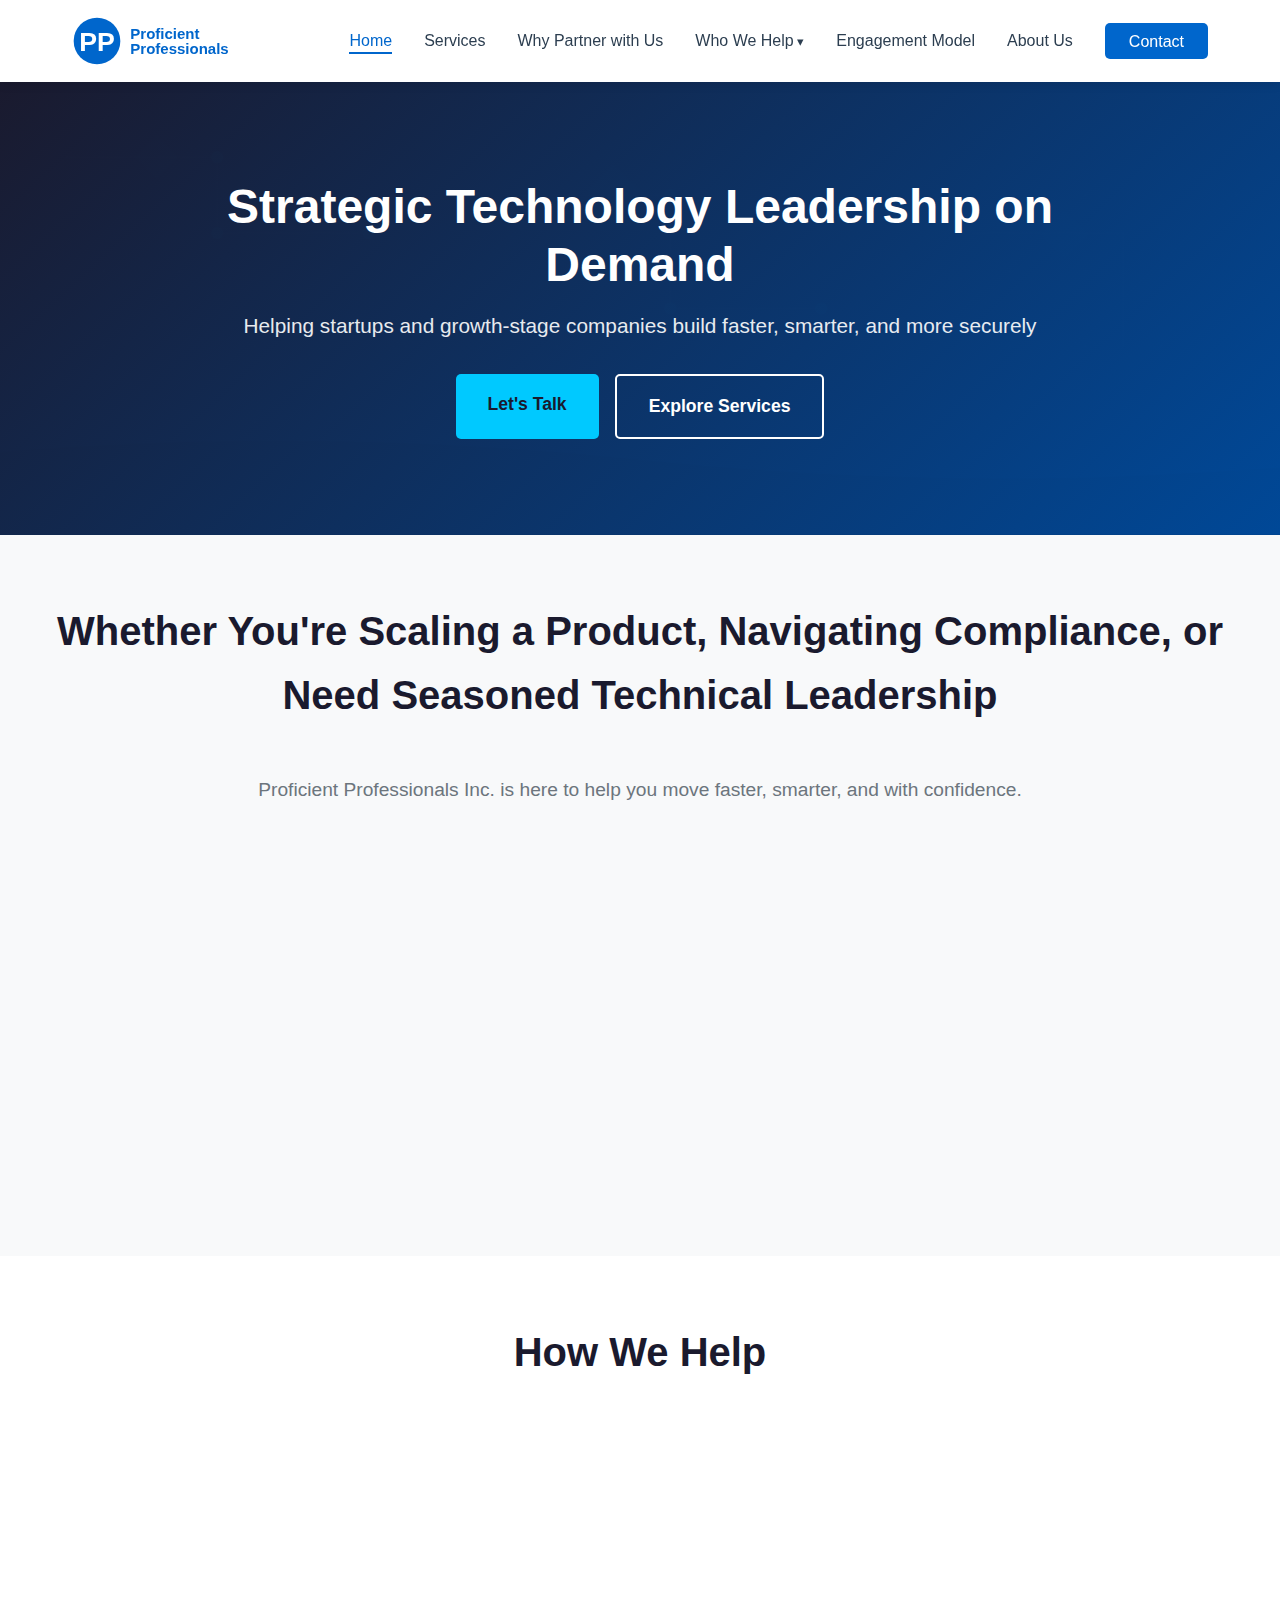
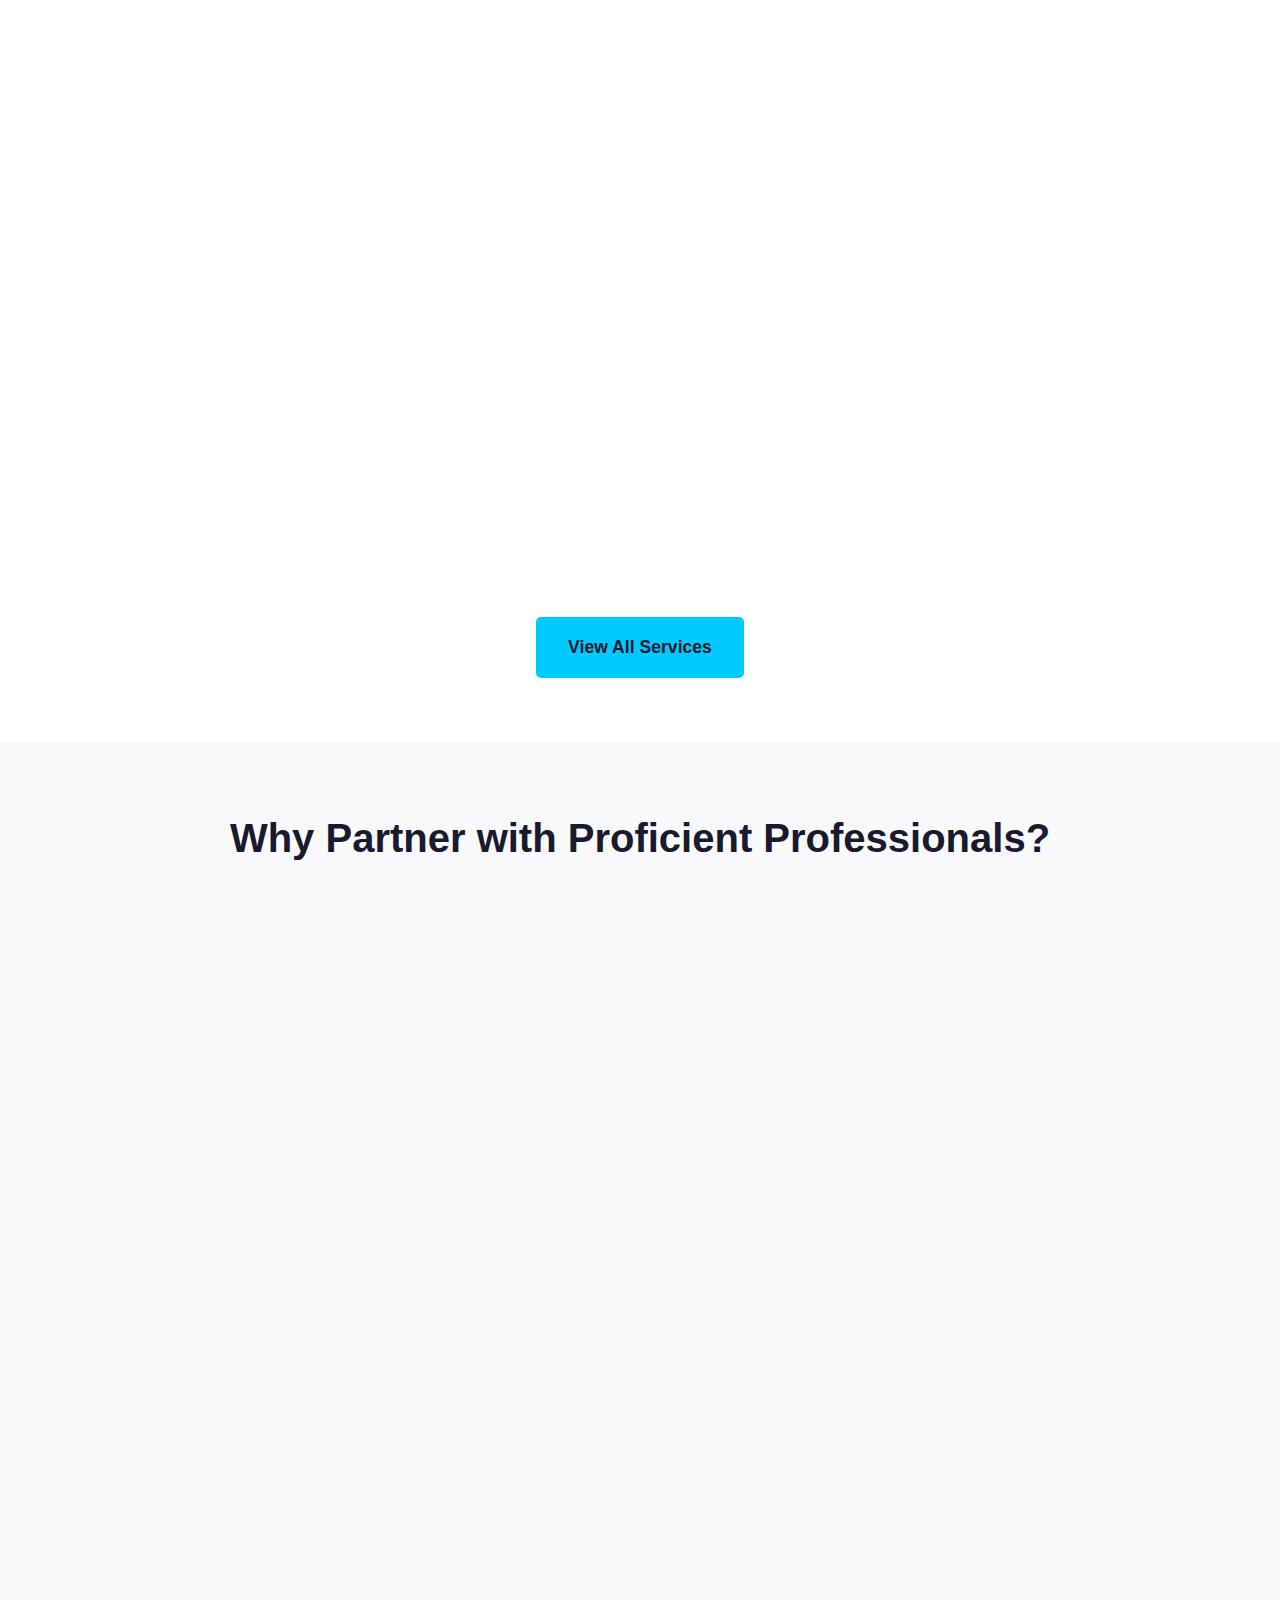
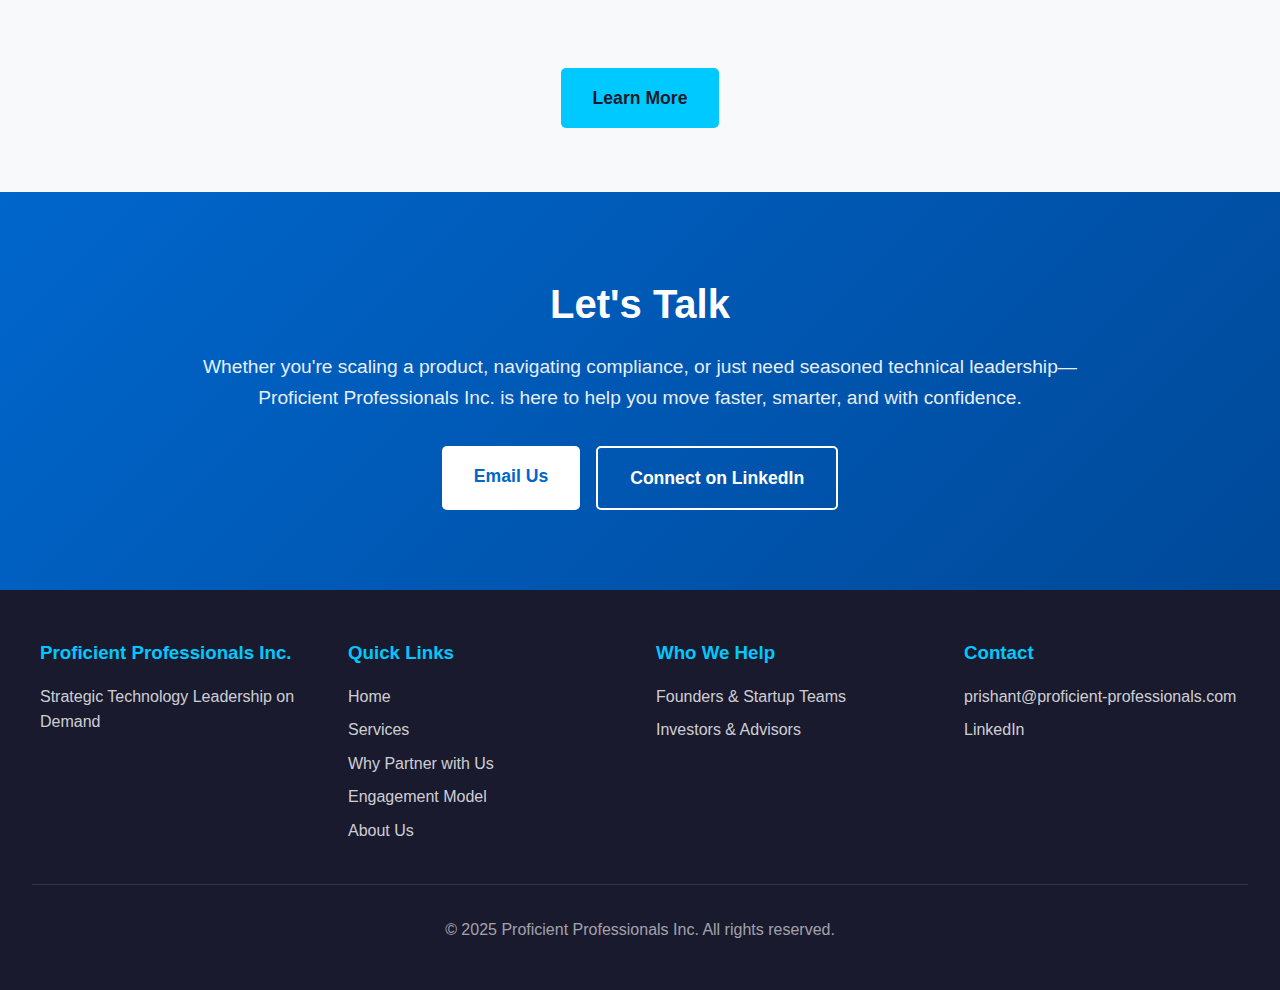
<file: index.html>
<!DOCTYPE html>
<html lang="en">
<head>
    <meta charset="UTF-8">
    <meta name="viewport" content="width=device-width, initial-scale=1.0">
    <title>Strategic Technology Leadership on Demand | Proficient Professionals Inc.</title>
    <meta name="description" content="Helping startups and growth-stage companies build faster, smarter, and more securely. Fractional CTO services for founders and investors.">
    <link rel="icon" type="image/svg+xml" href="favicon.svg">
    <link rel="stylesheet" href="styles.css">
</head>
<body>
    <!-- Navigation -->
<nav>
    <div class="nav-container">
        <a href="index.html" class="logo">
            <img src="logo.svg" alt="Proficient Professionals" style="height: 50px; display: block;">
        </a>
        <ul class="nav-links" id="navLinks">
            <li><a href="index.html" class="active">Home</a></li>
            <li><a href="services.html">Services</a></li>
            <li><a href="why-partner.html">Why Partner with Us</a></li>
            <li class="dropdown">
                <a href="#" class="dropdown-toggle">Who We Help</a>
                <ul class="dropdown-menu">
                    <li><a href="founders.html">Founders & Startup Teams</a></li>
                    <li><a href="investors.html">Investors & Advisors</a></li>
                </ul>
            </li>
            <li><a href="engagement.html">Engagement Model</a></li>
            <li><a href="about.html">About Us</a></li>
            <li><a href="contact.html" class="cta-btn">Contact</a></li>
        </ul>
        <div class="mobile-menu-toggle" id="mobileMenuToggle">
            <span></span>
            <span></span>
            <span></span>
        </div>
    </div>
</nav>

    <!-- Hero Section -->
    <section class="hero">
        <div class="hero-content">
            <h1>Strategic Technology Leadership on Demand</h1>
            <p>Helping startups and growth-stage companies build faster, smarter, and more securely</p>
            <div class="hero-buttons">
                <a href="contact.html" class="btn-primary">Let's Talk</a>
                <a href="services.html" class="btn-secondary">Explore Services</a>
            </div>
        </div>
    </section>

   <!-- Value Proposition -->
    <section style="background: var(--gray);">
        <div class="container">
            <h2 class="section-title">Whether You're Scaling a Product, Navigating Compliance, or Need Seasoned Technical Leadership</h2>
            <p class="section-subtitle">Proficient Professionals Inc. is here to help you move faster, smarter, and with confidence.</p>
            
            <div class="value-grid" style="margin-top: 3rem;">
                <div class="value-card">
                      <div class="service-icon">  
                      <svg class="service-icon" aria-label="Founders & Startups">
                        <img src="icons/founders-icon.svg" alt="Founders & Startups" width="72" height="72">
                      </svg>
                     </div>                     
                    <h3>For Founders & Startups</h3>
                    <p>Launch and scale products faster with technical validation, roadmap prioritization, and scalable architecture that won't box you in later.</p>
                    <a href="founders.html" class="service-link">Learn More →</a>
                </div>
                <div class="value-card">
                      <div class="service-icon">  
                      <svg class="service-icon" aria-label="Investors & Advisors">
                        <img src="icons/investors-icon.svg" alt="Investors & Advisors" width="72" height="72">
                      </svg>
                     </div>                     
                     <h3>For Investors & Advisors</h3>
                    <p>Technical due diligence, risk assessments, and interim leadership to strengthen portfolio companies and drive value creation.</p>
                    <a href="investors.html" class="service-link">Learn More →</a>
                </div>
                <div class="value-card">
                      <div class="service-icon">  
                      <svg class="service-icon" aria-label="Executive & Hands-On">
                        <img src="icons/executive-icon.svg" alt="Executive & Hands-On" width="72" height="72">
                      </svg>
                     </div>                     
                    <h3>Executive & Hands-On</h3>
                    <p>We don't just advise—we get in the trenches. Our team leads from within to accelerate momentum and unblock execution.</p>
                    <a href="why-partner.html" class="service-link">Why Partner →</a>
                </div>
            </div>
        </div>
    </section>

    <!-- Services Overview -->
    <section>
        <div class="container">
            <h2 class="section-title">How We Help</h2>
            <div class="services-grid">
                <div class="service-card">
                     <div class="service-icon">  
                      <svg class="service-icon" aria-label="Tech & Product Strategy">
                        <img src="icons/strategy-icon.svg" alt="Tech & Product Strategy" width="72" height="72">
                      </svg>
                     </div>                     
                 <h3>Tech & Product Strategy</h3>
                    <p>Craft and execute technology strategies that align with business goals and product vision—from launch to scale.</p>
                    <a href="services.html#strategy" class="service-link">Learn More →</a>
                </div>
                <div class="service-card">
                    <div class="service-icon">  
                      <svg class="service-icon" aria-label="Cloud & DevOps Modernization">
                        <img src="icons/cloud-devops-icon.svg" alt="Cloud & DevOps Modernization" width="72" height="72">
                      </svg>
                     </div>               
                    <h3>Cloud & DevOps Modernization</h3>
                    <p>Cloud architecture improvements, CI/CD pipeline design, and infrastructure-as-code adoption for resilient systems.</p>
                    <a href="services.html#cloud" class="service-link">Learn More →</a>
                </div>
                <div class="service-card">
 
                     <div class="service-icon">  
                      <svg class="service-icon" aria-label="AI & Intelligent Automation">
                        <img src="icons/ai-automation-icon.svg" alt="AI & Intelligent Automation" width="72" height="72">
                      </svg>
                     </div>               
                     <h3>AI & Intelligent Automation</h3>
                    <p>Identify and implement AI opportunities—from NLP and predictive analytics to LLM integration with measurable ROI.</p>
                    <a href="services.html#ai" class="service-link">Learn More →</a>
                </div>
                <div class="service-card">

                     <div class="service-icon">  
                      <svg class="service-icon" aria-label="Compliance & Risk Governance">
                        <img src="icons/compliance-risk-icon.svg" alt="Compliance & Risk Governance" width="72" height="72">
                      </svg>
                     </div>
                    <h3>Compliance & Risk Governance</h3>
                    <p>HIPAA, SOC 2, and security architecture reviews—build trust through compliance without slowing delivery.</p>
                    <a href="services.html#compliance" class="service-link">Learn More →</a>
                </div>
                <div class="service-card">
                     <div class="service-icon">  
                      <svg class="service-icon" aria-label="Engineering Team Development">
                        <img src="icons/engineering-team-icon.svg" alt="Engineering Team Development" width="72" height="72">
                      </svg>
                     </div>               
                    <h3>Engineering Team Development</h3>
                    <p>Build and mentor high-performing teams—from structure and hiring to tech leadership and dev culture.</p>
                    <a href="services.html#team" class="service-link">Learn More →</a>
                </div>
                <div class="service-card">
                     <div class="service-icon">  
                      <svg class="service-icon" aria-label="Technology Investments & M&A">
                        <img src="icons/investment-ma-icon.svg" alt="Technology Investments & M&A" width="72" height="72">
                      </svg>
                     </div>               
                    <h3>Technology Investments & M&A</h3>
                    <p>Technical due diligence, post-acquisition integration, and growth-stage platform alignment.</p>
                    <a href="services.html#investments" class="service-link">Learn More →</a>
                </div>
            </div>
            <div style="text-align: center; margin-top: 2rem;">
                <a href="services.html" class="btn-primary">View All Services</a>
            </div>
        </div>
    </section>

    <!-- Why Choose Us -->
    <section style="background: var(--gray);">
        <div class="container">
            <h2 class="section-title">Why Partner with Proficient Professionals?</h2>
            <div class="value-grid">
                <div class="value-card">
                     <div class="service-icon">  
                      <svg class="service-icon" aria-label="Executive, Hands-On, and Focused">
                        <img src="icons/handson-icon.svg" alt="Executive, Hands-On, and Focused" width="72" height="72">
                      </svg>
                     </div>               
                     <h3>Executive, Hands-On, and Focused</h3>
                    <p>We don't just advise—we get in the trenches. Our team leads from within to accelerate momentum and unblock execution.</p>
                </div>
                <div class="value-card">
                     <div class="service-icon">  
                      <svg class="service-icon" aria-label="Scalable Architecture Expertise">
                        <img src="icons/scalable-icon.svg" alt="Scalable Architecture Expertise" width="72" height="72">
                      </svg>
                     </div>               
                    <h3>Scalable Architecture Expertise</h3>
                    <p>We design and evolve platforms that can scale with your product and customer demands—without reinventing the wheel.</p>
                </div>
                <div class="value-card">
                     <div class="service-icon">  
                      <svg class="service-icon" aria-label="Business-Outcome Driven">
                        <img src="icons/outcomes-icon.svg" alt="Business-Outcome Driven" width="72" height="72">
                      </svg>
                     </div>               
                    <h3>Business-Outcome Driven</h3>
                    <p>Everything we do is tied to your goals—speed to market, cost efficiency, customer experience, or investor confidence.</p>
                </div>
                <div class="value-card">
                     <div class="service-icon">  
                      <svg class="service-icon" aria-label="Rapid Impact">
                        <img src="icons/fast-impact-icon.svg" alt="Rapid Impact" width="72" height="72">
                      </svg>
                     </div>               
                    <h3>Proven History of Rapid Impact</h3>
                    <p>From platform overhauls and AI rollouts to M&A tech integrations—meaningful outcomes fast across healthtech, SaaS, and digital platforms.</p>
                </div>
            </div>
            <div style="text-align: center; margin-top: 2rem;">
                <a href="why-partner.html" class="btn-primary">Learn More</a>
            </div>
        </div>
    </section>


    <!-- CTA Section -->
    <section class="cta-section">
        <div class="container">
            <h2>Let's Talk</h2>
            <p>Whether you're scaling a product, navigating compliance, or just need seasoned technical leadership—<br>Proficient Professionals Inc. is here to help you move faster, smarter, and with confidence.</p>
            <div style="display: flex; gap: 1rem; justify-content: center; flex-wrap: wrap; margin-top: 2rem;">
                <a href="mailto:prishant@proficient-professionals.com" class="btn-primary" style="background: white; color: var(--primary);">Email Us</a>
                <a href="https://www.linkedin.com/in/prishant-mantrao/" target="_blank" class="btn-secondary">Connect on LinkedIn</a>
            </div>
        </div>
    </section>

    <!-- Footer -->
 <footer>
    <div class="footer-content">
        <div class="footer-section">
            <h3>Proficient Professionals Inc.</h3>
            <p style="color: rgba(255,255,255,0.8); margin-top: 1rem;">Strategic Technology Leadership on Demand</p>
        </div>
        <div class="footer-section">
            <h3>Quick Links</h3>
            <ul>
                <li><a href="index.html">Home</a></li>
                <li><a href="services.html">Services</a></li>
                <li><a href="why-partner.html">Why Partner with Us</a></li>
                <li><a href="engagement.html">Engagement Model</a></li>
                <li><a href="about.html">About Us</a></li>
            </ul>
        </div>
        <div class="footer-section">
            <h3>Who We Help</h3>
            <ul>
                <li><a href="founders.html">Founders & Startup Teams</a></li>
                <li><a href="investors.html">Investors & Advisors</a></li>
            </ul>
        </div>
        <div class="footer-section">
            <h3>Contact</h3>
            <ul>
                <li><a href="mailto:prishant@proficient-professionals.com">prishant@proficient-professionals.com</a></li>
                <li><a href="https://www.linkedin.com/in/prishant-mantrao/" target="_blank">LinkedIn</a></li>
            </ul>
        </div>
    </div>
    <div class="footer-bottom">
        <p>&copy; 2025 Proficient Professionals Inc. All rights reserved.</p>
    </div>
</footer>

    <script src="script.js"></script>
</body>
</html>
</file>
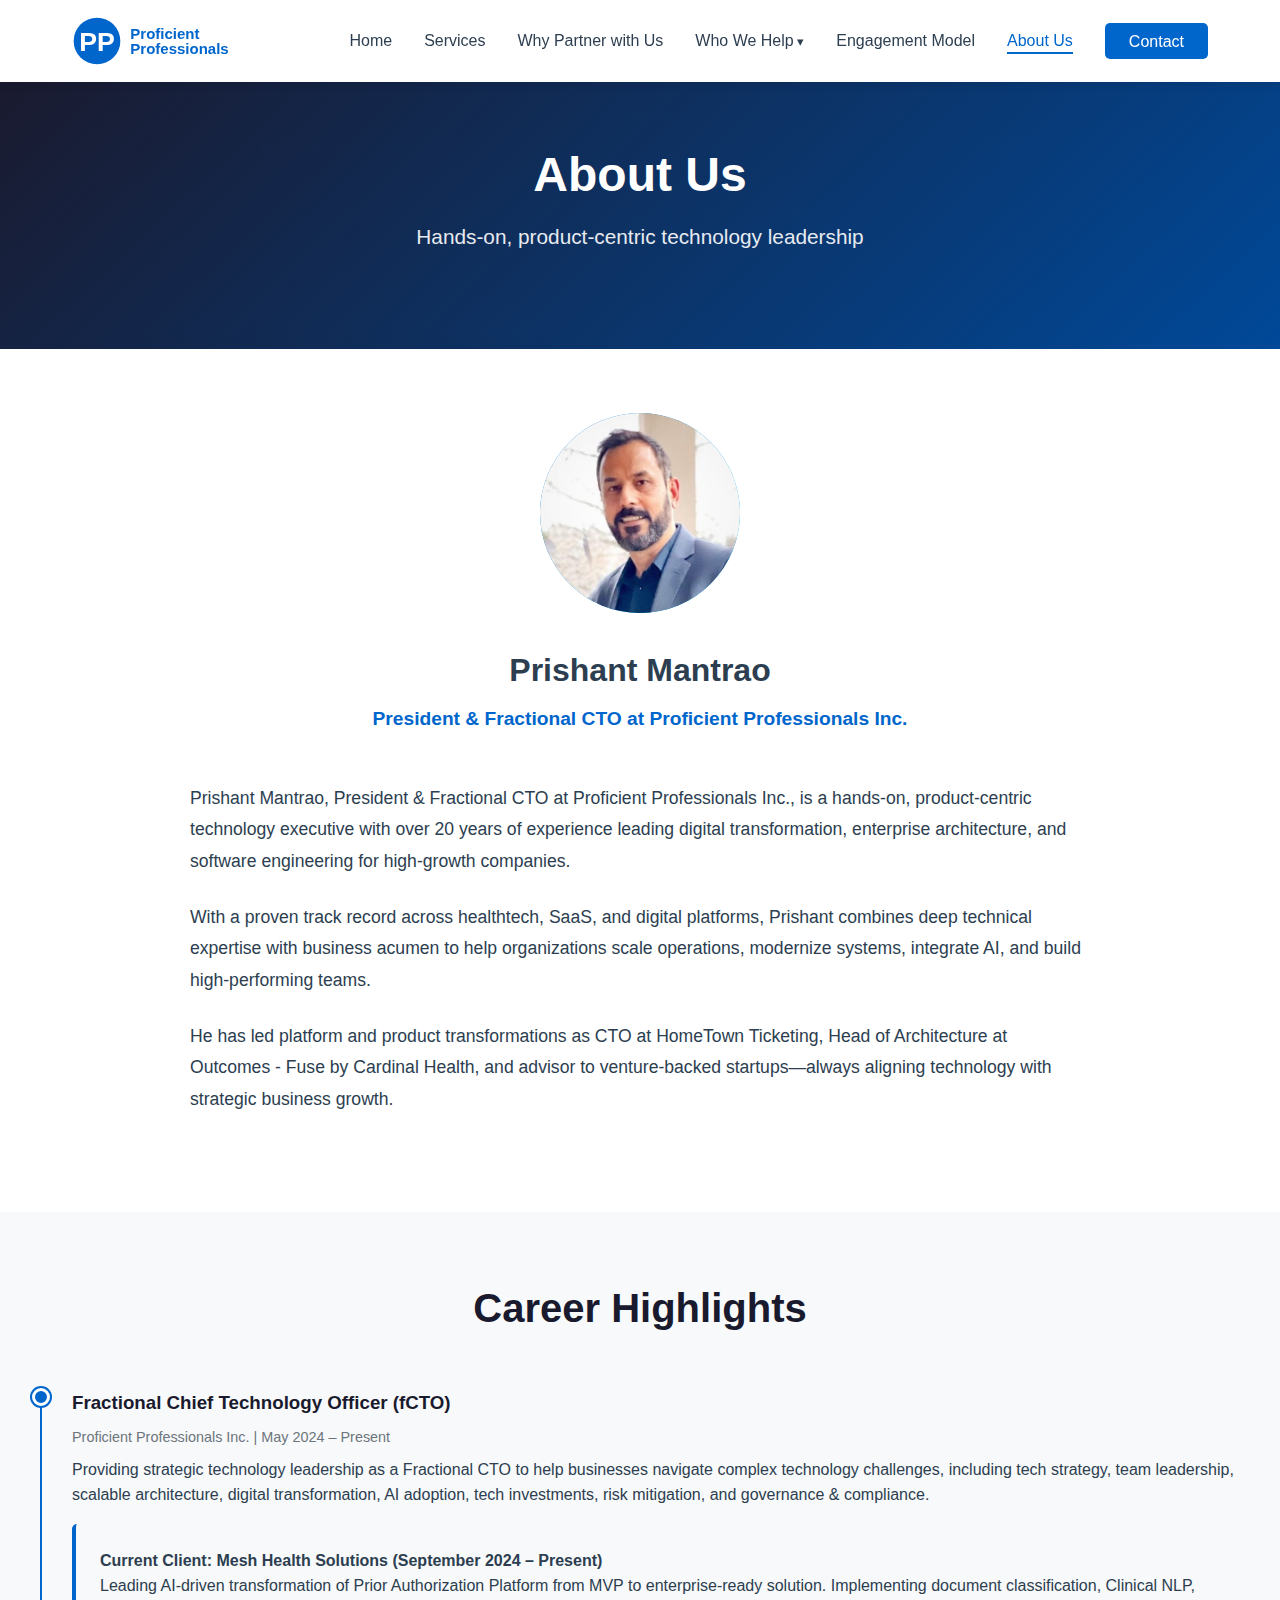
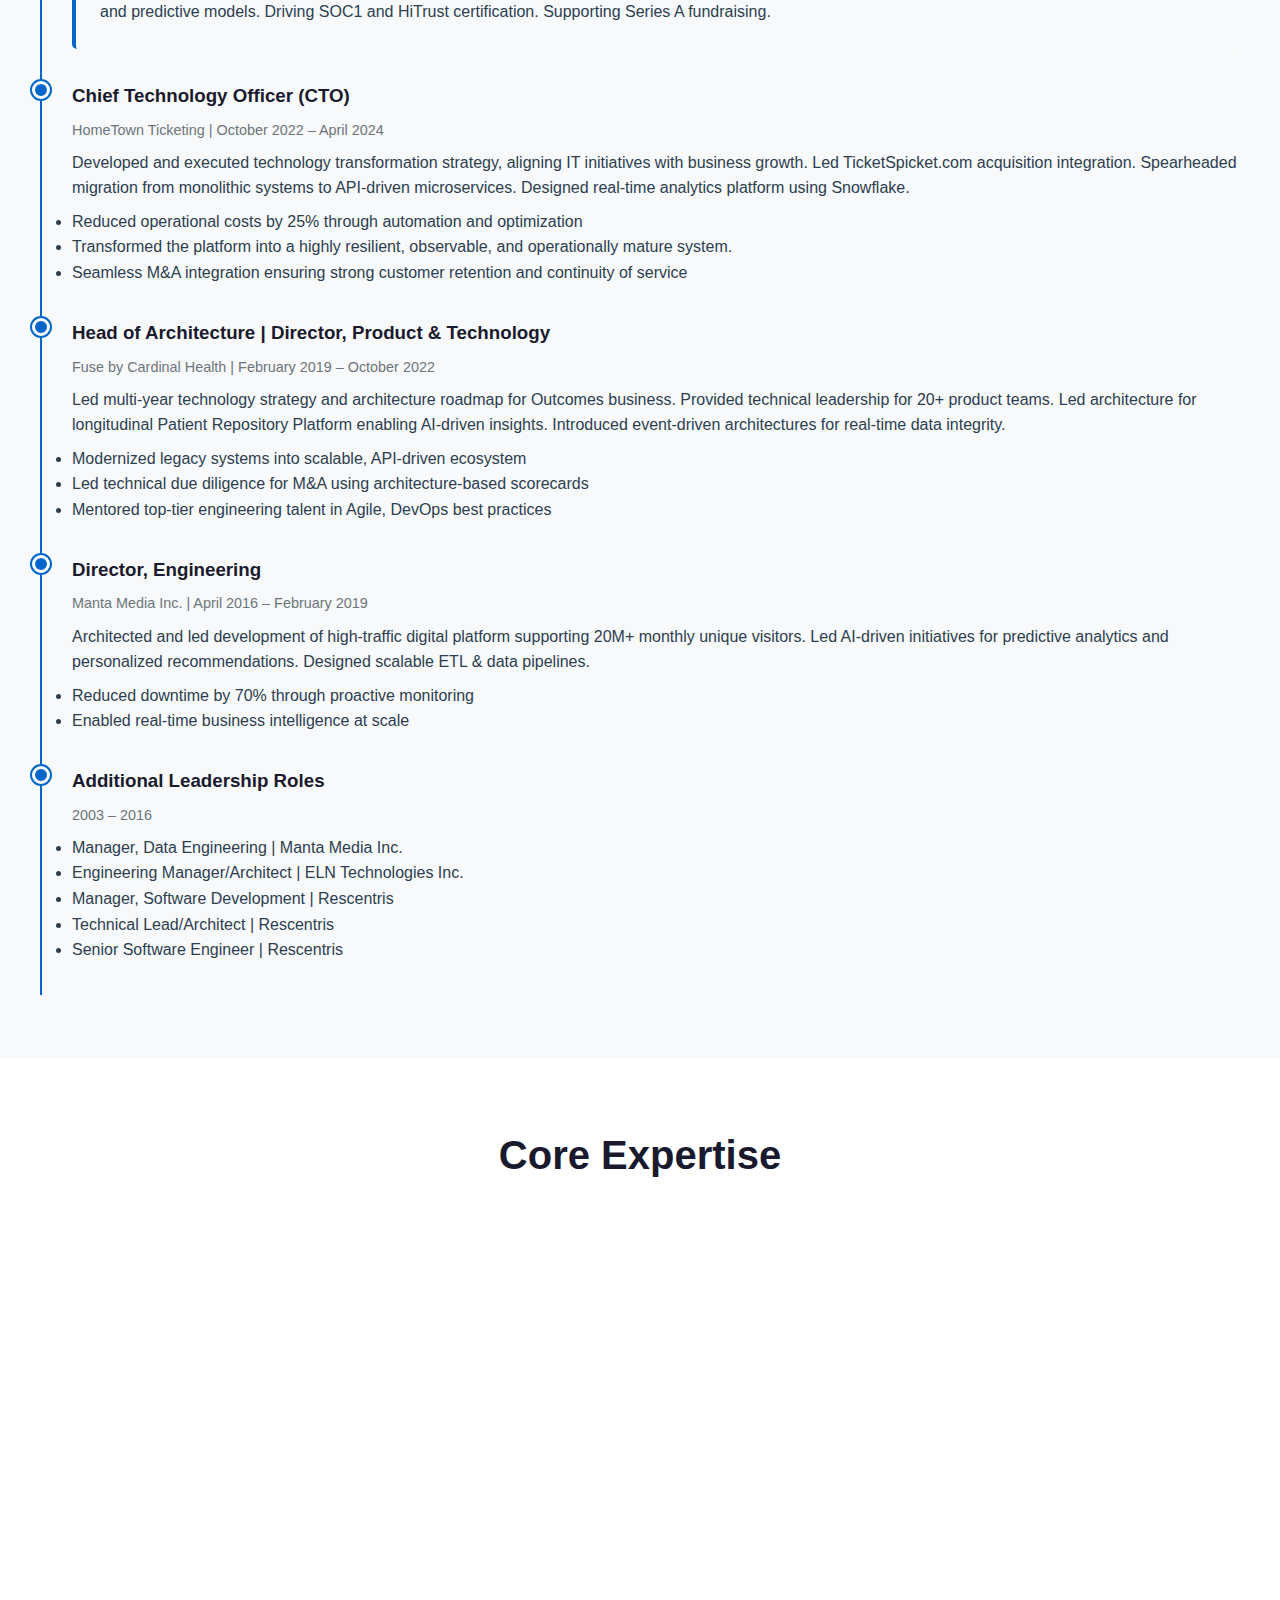
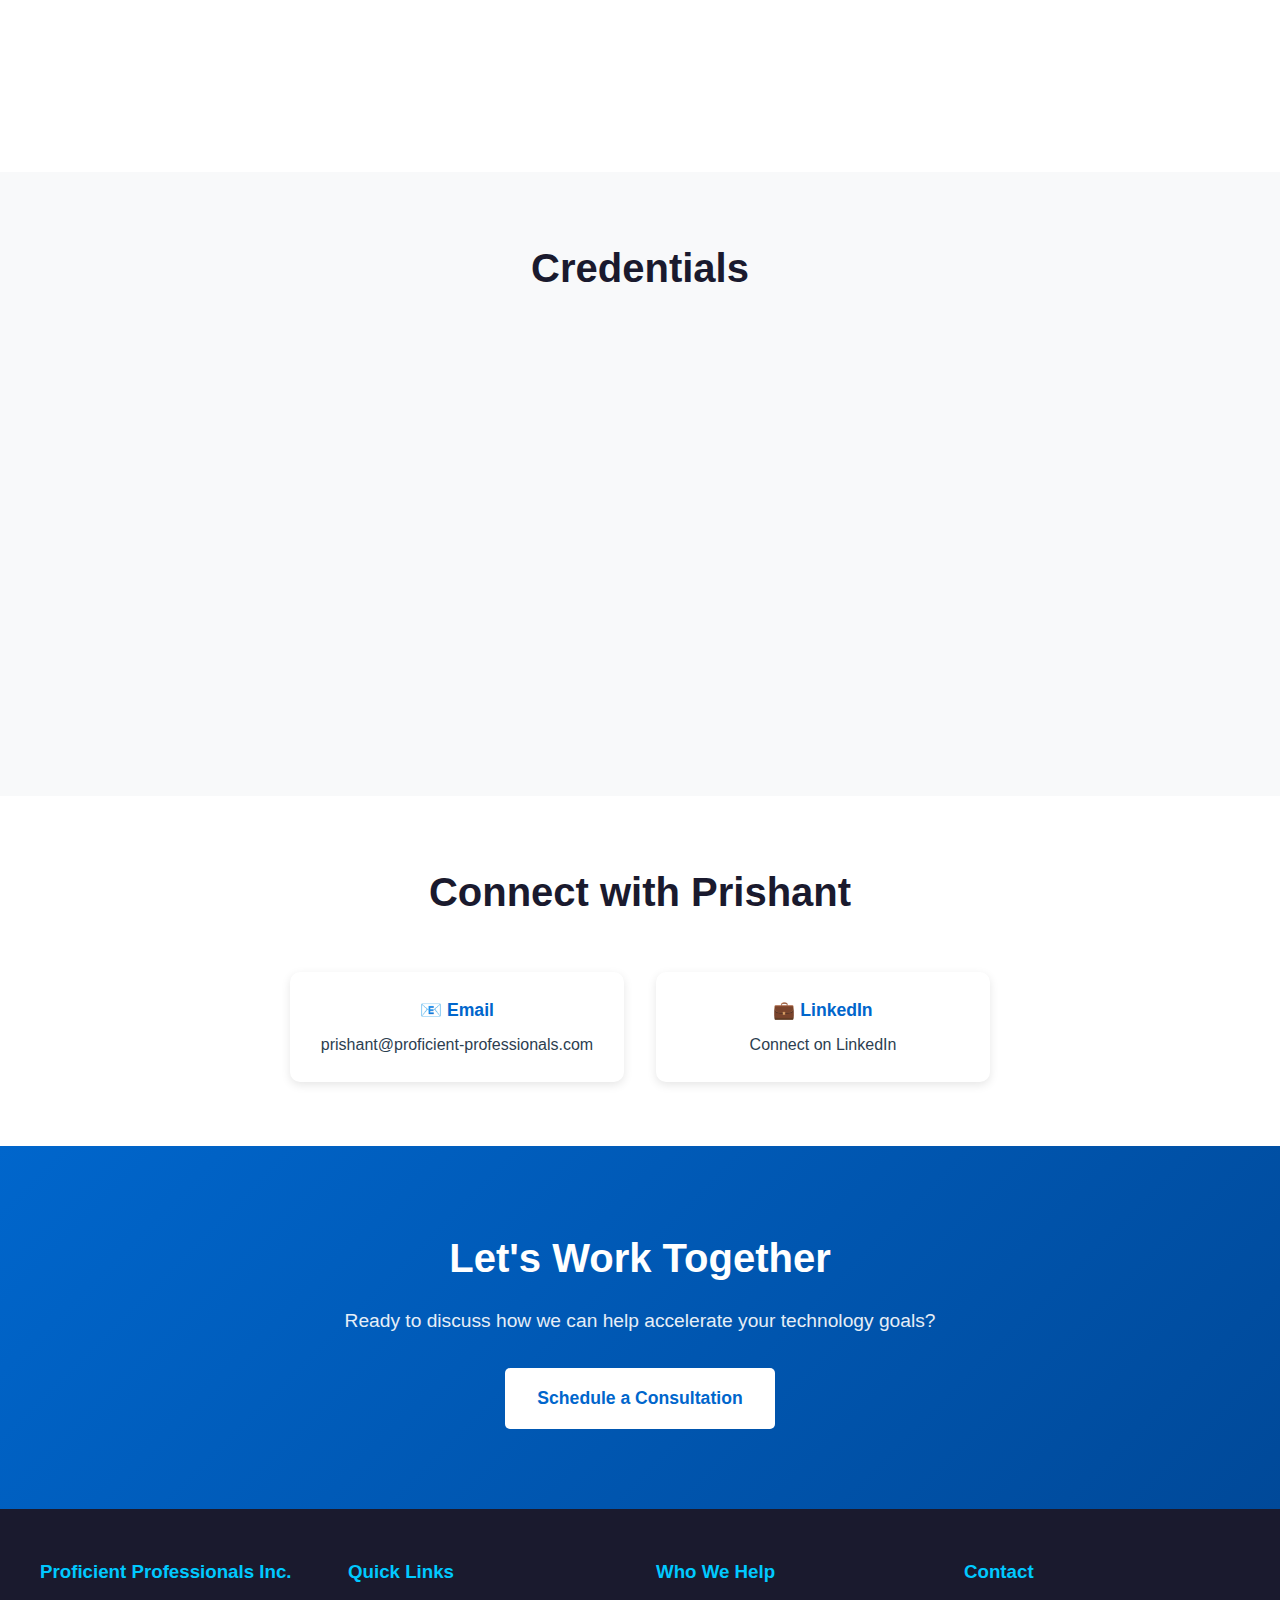
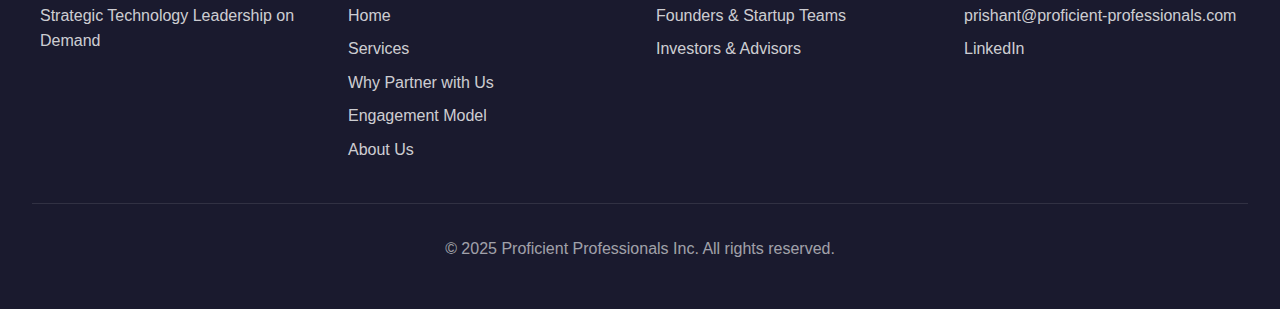
<file: about.html>
<!DOCTYPE html>
<html lang="en">
<head>
    <meta charset="UTF-8">
    <meta name="viewport" content="width=device-width, initial-scale=1.0">
    <title>About Us | Proficient Professionals Inc.</title>
    <meta name="description" content="Meet Prishant Mantrao, hands-on technology executive with 20+ years experience in digital transformation and software engineering.">
    <link rel="icon" type="image/svg+xml" href="favicon.svg">
    <link rel="stylesheet" href="styles.css">

    <link rel="canonical" href="https://proficient-professionals.com/">
    <meta name="robots" content="index, follow">
    <meta name="viewport" content="width=device-width, initial-scale=1.0">
    
    <!-- Add structured data -->
    <script type="application/ld+json">
    {
      "@context": "https://schema.org",
      "@type": "ProfessionalService",
      "name": "Proficient Professionals Inc.",
      "description": "Strategic Technology Leadership on Demand",
      "url": "https://proficient-professionals.com",
      "email": "prishant@proficient-professionals.com"
    }
    </script>    

</head>
<body>
 <nav>
    <div class="nav-container">
        <a href="index.html" class="logo">
            <img src="logo.svg" alt="Proficient Professionals" style="height: 50px; display: block;">
        </a>
        <ul class="nav-links" id="navLinks">
            <li><a href="index.html">Home</a></li>
            <li><a href="services.html">Services</a></li>
            <li><a href="why-partner.html">Why Partner with Us</a></li>
            <li class="dropdown">
                <a href="#" class="dropdown-toggle">Who We Help</a>
                <ul class="dropdown-menu">
                    <li><a href="founders.html">Founders & Startup Teams</a></li>
                    <li><a href="investors.html">Investors & Advisors</a></li>
                </ul>
            </li>
            <li><a href="engagement.html">Engagement Model</a></li>
            <li><a href="about.html" class="active">About Us</a></li>
            <li><a href="contact.html" class="cta-btn">Contact</a></li>
        </ul>
        <div class="mobile-menu-toggle" id="mobileMenuToggle">
            <span></span>
            <span></span>
            <span></span>
        </div>
    </div>
</nav>


    <section class="hero" style="padding: 4rem 2rem;">
        <div class="hero-content">
            <h1>About Us</h1>
            <p>Hands-on, product-centric technology leadership</p>
        </div>
    </section>

    <section>
        <div class="container">
            <div class="about-hero">
                <div class="profile-image"><img src="PM_profile.jpg" alt="Prishant Mantrao" style="width: 200px; height: 200px; border-radius: 50%; object-fit: cover;"></div>
                <h2 style="font-size: 2rem; margin-bottom: 0.5rem;">Prishant Mantrao</h2>
                <p style="font-size: 1.2rem; color: var(--primary); font-weight: 600; margin-bottom: 2rem;">President & Fractional CTO at Proficient Professionals Inc.</p>
            </div>

            <div style="max-width: 900px; margin: 0 auto;">
                <p style="font-size: 1.1rem; line-height: 1.8; color: var(--text); margin-bottom: 1.5rem;">
                    Prishant Mantrao, President & Fractional CTO at Proficient Professionals Inc., is a hands-on, product-centric technology executive with over 20 years of experience leading digital transformation, enterprise architecture, and software engineering for high-growth companies.
                </p>
                
                <p style="font-size: 1.1rem; line-height: 1.8; color: var(--text); margin-bottom: 1.5rem;">
                    With a proven track record across healthtech, SaaS, and digital platforms, Prishant combines deep technical expertise with business acumen to help organizations scale operations, modernize systems, integrate AI, and build high-performing teams.
                </p>
                
                <p style="font-size: 1.1rem; line-height: 1.8; color: var(--text); margin-bottom: 2rem;">
                    He has led platform and product transformations as CTO at HomeTown Ticketing, Head of Architecture at Outcomes - Fuse by Cardinal Health, and advisor to venture-backed startups—always aligning technology with strategic business growth.
                </p>
            </div>
        </div>
    </section>

    <section style="background: var(--gray);">
        <div class="container">
            <h2 class="section-title">Career Highlights</h2>
            
            <div class="timeline">
                <div class="timeline-item">
                    <h3>Fractional Chief Technology Officer (fCTO)</h3>
                    <p class="timeline-period">Proficient Professionals Inc. | May 2024 – Present</p>
                    <p>Providing strategic technology leadership as a Fractional CTO to help businesses navigate complex technology challenges, including tech strategy, team leadership, scalable architecture, digital transformation, AI adoption, tech investments, risk mitigation, and governance & compliance.</p>
                    <div class="service-highlight" style="margin-top: 1rem;">
                        <strong>Current Client: Mesh Health Solutions (September 2024 – Present)</strong><br>
                        Leading AI-driven transformation of Prior Authorization Platform from MVP to enterprise-ready solution. Implementing document classification, Clinical NLP, and predictive models. Driving SOC1 and HiTrust certification. Supporting Series A fundraising.
                    </div>
                </div>

                <div class="timeline-item">
                    <h3>Chief Technology Officer (CTO)</h3>
                    <p class="timeline-period">HomeTown Ticketing | October 2022 – April 2024</p>
                    <p>Developed and executed technology transformation strategy, aligning IT initiatives with business growth. Led TicketSpicket.com acquisition integration. Spearheaded migration from monolithic systems to API-driven microservices. Designed real-time analytics platform using Snowflake.</p>
                    <ul style="margin-top: 0.5rem;">
                        <li>Reduced operational costs by 25% through automation and optimization</li>
                        <li>Transformed the platform into a highly resilient, observable, and operationally mature system.</li>
                        <li>Seamless M&A integration ensuring strong customer retention and continuity of service</li>
                    </ul>
                </div>

                <div class="timeline-item">
                    <h3>Head of Architecture | Director, Product & Technology</h3>
                    <p class="timeline-period">Fuse by Cardinal Health | February 2019 – October 2022</p>
                    <p>Led multi-year technology strategy and architecture roadmap for Outcomes business. Provided technical leadership for 20+ product teams. Led architecture for longitudinal Patient Repository Platform enabling AI-driven insights. Introduced event-driven architectures for real-time data integrity.</p>
                    <ul style="margin-top: 0.5rem;">
                        <li>Modernized legacy systems into scalable, API-driven ecosystem</li>
                        <li>Led technical due diligence for M&A using architecture-based scorecards</li>
                        <li>Mentored top-tier engineering talent in Agile, DevOps best practices</li>
                    </ul>
                </div>

                <div class="timeline-item">
                    <h3>Director, Engineering</h3>
                    <p class="timeline-period">Manta Media Inc. | April 2016 – February 2019</p>
                    <p>Architected and led development of high-traffic digital platform supporting 20M+ monthly unique visitors. Led AI-driven initiatives for predictive analytics and personalized recommendations. Designed scalable ETL & data pipelines.</p>
                    <ul style="margin-top: 0.5rem;">
                        <li>Reduced downtime by 70% through proactive monitoring</li>
                        <li>Enabled real-time business intelligence at scale</li>
                    </ul>
                </div>

                <div class="timeline-item">
                    <h3>Additional Leadership Roles</h3>
                    <p class="timeline-period">2003 – 2016</p>
                    <ul>
                        <li>Manager, Data Engineering | Manta Media Inc.</li>
                        <li>Engineering Manager/Architect | ELN Technologies Inc.</li>
                        <li>Manager, Software Development | Rescentris</li>
                        <li>Technical Lead/Architect | Rescentris</li>
                        <li>Senior Software Engineer | Rescentris</li>
                    </ul>
                </div>
            </div>
        </div>
    </section>

    <section>
        <div class="container">
            <h2 class="section-title">Core Expertise</h2>
            <div class="value-grid">
                <div class="value-card">
                    <h3>Technology Strategy</h3>
                    <ul style="text-align: left; margin-left: 1rem;">
                        <li>Digital Transformation</li>
                        <li>Enterprise Architecture</li>
                        <li>Technology Roadmapping</li>
                        <li>M&A Due Diligence</li>
                    </ul>
                </div>
                <div class="value-card">
                    <h3>Technical Leadership</h3>
                    <ul style="text-align: left; margin-left: 1rem;">
                        <li>Cloud Computing (AWS, Azure, GCP)</li>
                        <li>Microservices Architecture</li>
                        <li>API-First Development</li>
                        <li>Event-Driven Systems</li>
                    </ul>
                </div>
                <div class="value-card">
                    <h3>AI & Data</h3>
                    <ul style="text-align: left; margin-left: 1rem;">
                        <li>AI/ML Implementation</li>
                        <li>Data Analytics & Governance</li>
                        <li>Predictive Models</li>
                        <li>Clinical NLP</li>
                    </ul>
                </div>
                <div class="value-card">
                    <h3>Team & Culture</h3>
                    <ul style="text-align: left; margin-left: 1rem;">
                        <li>Team Building & Development</li>
                        <li>Agile & DevOps</li>
                        <li>Engineering Culture</li>
                        <li>Talent Mentorship</li>
                    </ul>
                </div>
                <div class="value-card">
                    <h3>Compliance & Security</h3>
                    <ul style="text-align: left; margin-left: 1rem;">
                        <li>SOC1, SOC2, HiTrust</li>
                        <li>HIPAA Compliance</li>
                        <li>Security Architecture</li>
                        <li>Risk Management</li>
                    </ul>
                </div>
                <div class="value-card">
                    <h3>Operations</h3>
                    <ul style="text-align: left; margin-left: 1rem;">
                        <li>IT Budgeting</li>
                        <li>Vendor Management</li>
                        <li>CI/CD & Automation</li>
                        <li>Cost Optimization</li>
                    </ul>
                </div>
            </div>
        </div>
    </section>

    <section style="background: var(--gray);">
        <div class="container">
            <h2 class="section-title">Credentials</h2>
            <div style="max-width: 700px; margin: 0 auto;">
                <div class="service-detail">
                    <h3>Professional Experience</h3>
                    <ul>
                        <li>20+ years hands-on technology leadership</li>
                        <li>Proven track record across healthtech, fintech, SaaS, and digital platforms</li>
                        <li>Led teams from 5 to 50+ engineers</li>
                        <li>Managed technology budgets from $1M to $10M+</li>
                    </ul>
                </div>
            </div>
        </div>
    </section>

    <section>
        <div class="container">
            <h2 class="section-title">Connect with Prishant</h2>
            <div class="contact-info">
                <div class="contact-info-item">
                    <h3>📧 Email</h3>
                    <a href="mailto:prishant@proficient-professionals.com">prishant@proficient-professionals.com</a>
                </div>
                <div class="contact-info-item">
                    <h3>💼 LinkedIn</h3>
                    <a href="https://www.linkedin.com/in/prishant-mantrao/" target="_blank">Connect on LinkedIn</a>
                </div>
            </div>
        </div>
    </section>

    <section class="cta-section">
        <div class="container">
            <h2>Let's Work Together</h2>
            <p>Ready to discuss how we can help accelerate your technology goals?</p>
            <div style="margin-top: 2rem;">
                <a href="contact.html" class="btn-primary" style="background: white; color: var(--primary);">Schedule a Consultation</a>
            </div>
        </div>
    </section>

<footer>
    <div class="footer-content">
        <div class="footer-section">
            <h3>Proficient Professionals Inc.</h3>
            <p style="color: rgba(255,255,255,0.8); margin-top: 1rem;">Strategic Technology Leadership on Demand</p>
        </div>
        <div class="footer-section">
            <h3>Quick Links</h3>
            <ul>
                <li><a href="index.html">Home</a></li>
                <li><a href="services.html">Services</a></li>
                <li><a href="why-partner.html">Why Partner with Us</a></li>
                <li><a href="engagement.html">Engagement Model</a></li>
                <li><a href="about.html">About Us</a></li>
            </ul>
        </div>
        <div class="footer-section">
            <h3>Who We Help</h3>
            <ul>
                <li><a href="founders.html">Founders & Startup Teams</a></li>
                <li><a href="investors.html">Investors & Advisors</a></li>
            </ul>
        </div>
        <div class="footer-section">
            <h3>Contact</h3>
            <ul>
                <li><a href="mailto:prishant@proficient-professionals.com">prishant@proficient-professionals.com</a></li>
                <li><a href="https://www.linkedin.com/in/prishant-mantrao/" target="_blank">LinkedIn</a></li>
            </ul>
        </div>
    </div>
    <div class="footer-bottom">
        <p>&copy; 2025 Proficient Professionals Inc. All rights reserved.</p>
    </div>
</footer>

    <script src="script.js"></script>
</body>
</html>
</file>
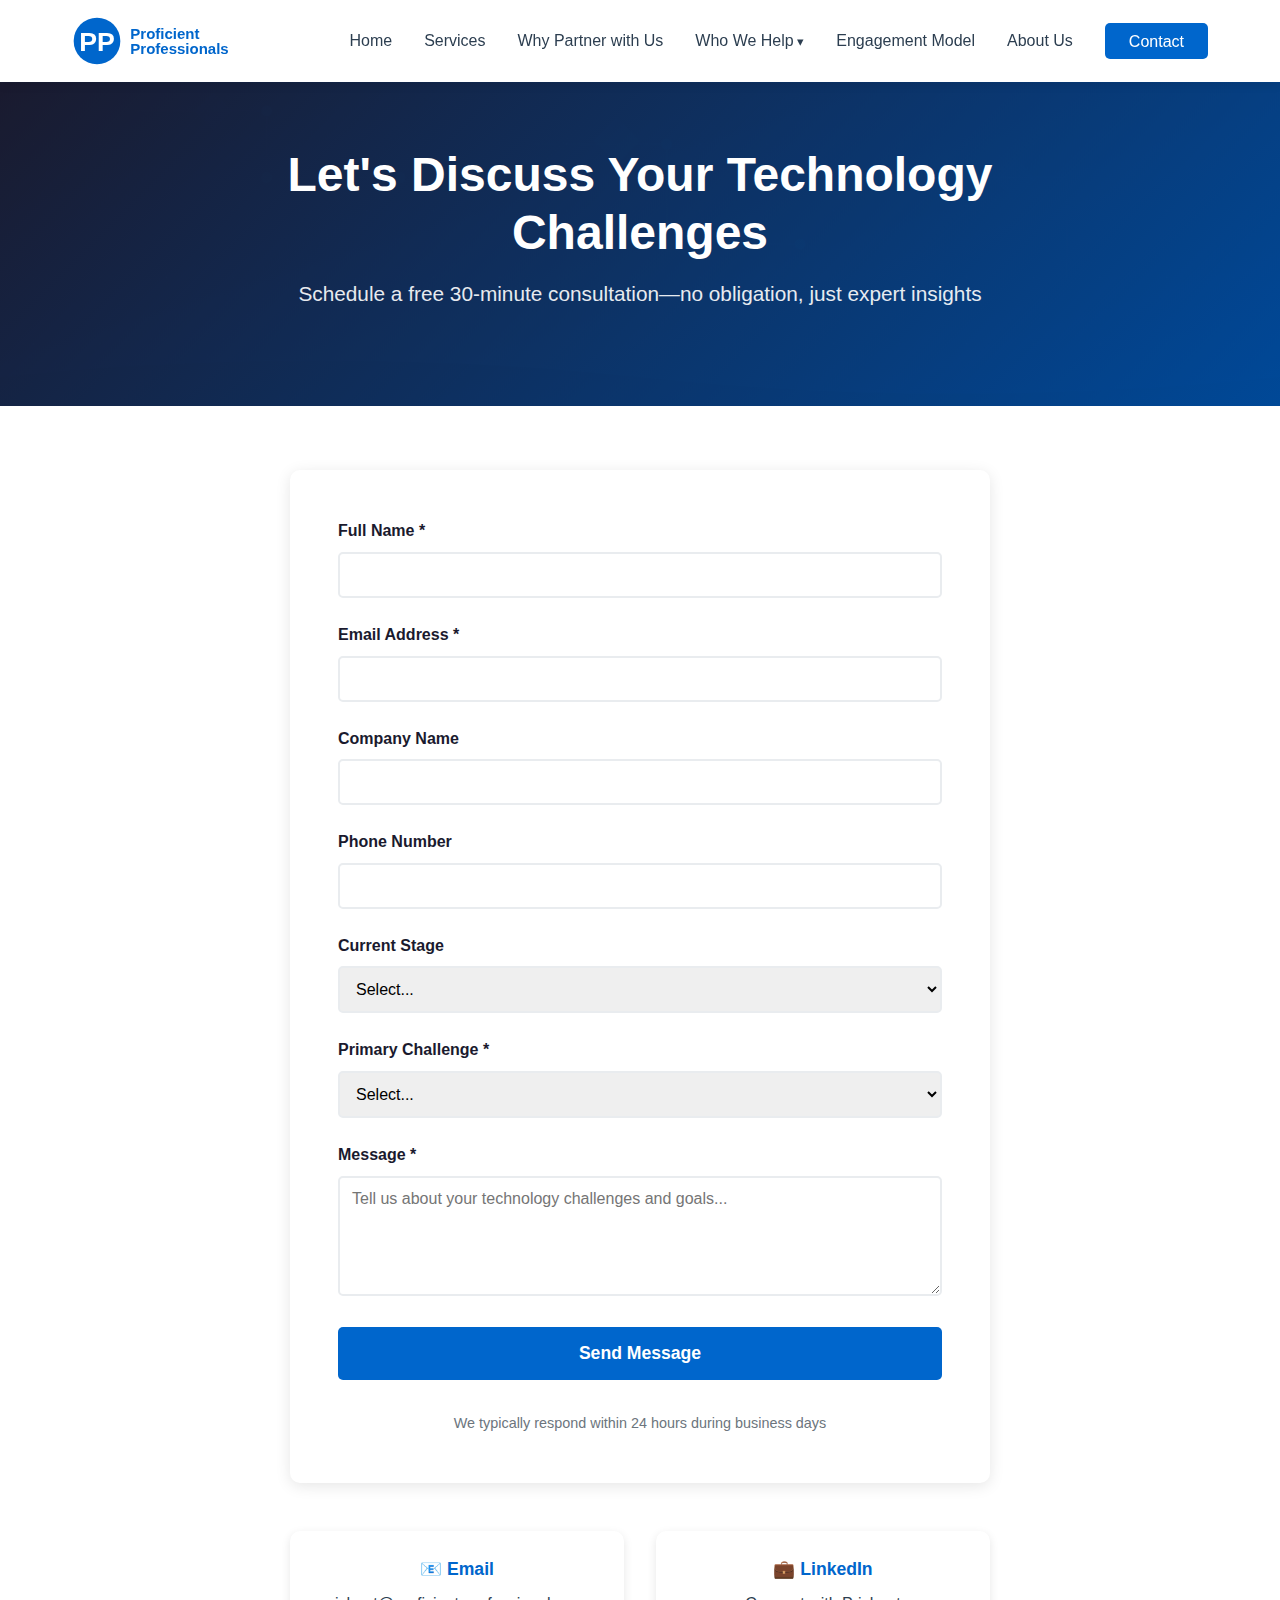
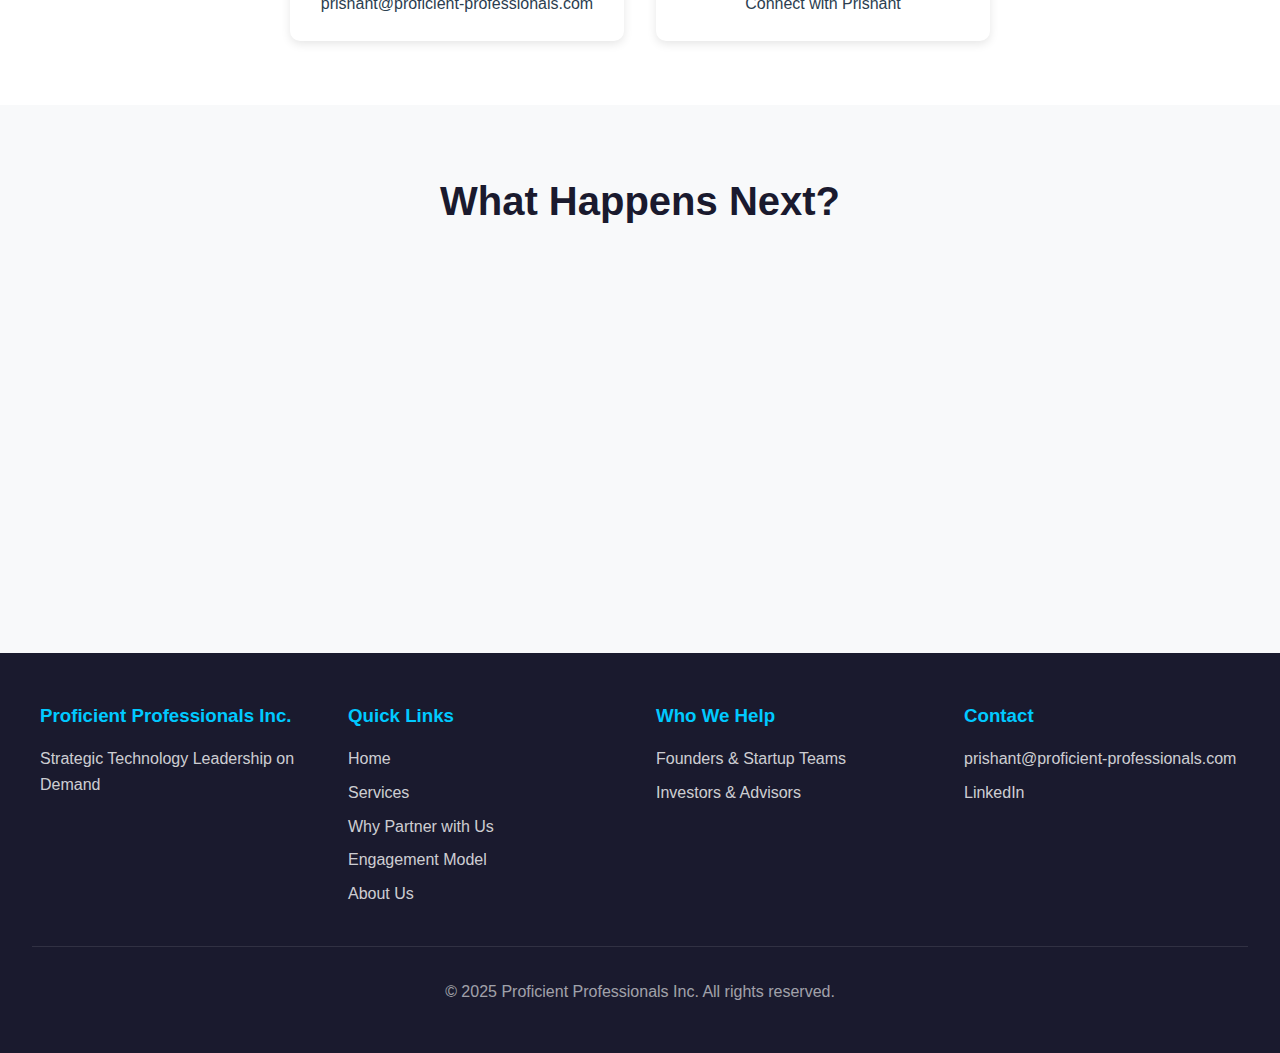
<file: contact.html>
<!DOCTYPE html>
<html lang="en">
<head>
    <meta charset="UTF-8">
    <meta name="viewport" content="width=device-width, initial-scale=1.0">
    <title>Contact Us | Proficient Professionals Inc.</title>
    <meta name="description" content="Get in touch with Proficient Professionals for fractional CTO services. Schedule a free consultation today.">
    <link rel="stylesheet" href="styles.css">
</head>
<body>
    <!-- Navigation -->
<nav>
    <div class="nav-container">
        <a href="index.html" class="logo">
            <img src="logo.svg" alt="Proficient Professionals" style="height: 50px; display: block;">
        </a>
        <ul class="nav-links" id="navLinks">
            <li><a href="index.html">Home</a></li>
            <li><a href="services.html">Services</a></li>
            <li><a href="why-partner.html">Why Partner with Us</a></li>
            <li class="dropdown">
                <a href="#" class="dropdown-toggle">Who We Help</a>
                <ul class="dropdown-menu">
                    <li><a href="founders.html">Founders & Startup Teams</a></li>
                    <li><a href="investors.html">Investors & Advisors</a></li>
                </ul>
            </li>
            <li><a href="engagement.html">Engagement Model</a></li>
            <li><a href="about.html">About Us</a></li>
            <li><a href="contact.html" class="cta-btn">Contact</a></li>
        </ul>
        <div class="mobile-menu-toggle" id="mobileMenuToggle">
            <span></span>
            <span></span>
            <span></span>
        </div>
    </div>
</nav>


    <!-- Page Header -->
    <section class="hero" style="padding: 4rem 2rem;">
        <div class="hero-content">
            <h1>Let's Discuss Your Technology Challenges</h1>
            <p>Schedule a free 30-minute consultation—no obligation, just expert insights</p>
        </div>
    </section>

    <!-- Contact Form Section -->
    <section>
         <div class="container">
            <div class="contact-form">
                <div id="formMessage" class="form-message"></div>
                
                <form id="contactForm" action="https://formspree.io/f/mdaaeodb"
  method="POST" onsubmit="return handleFormSubmit(event)">
                    <div class="form-group">
                        <label for="name">Full Name *</label>
                        <input type="text" id="name" name="name" required>
                    </div>

                    <div class="form-group">
                        <label for="email">Email Address *</label>
                        <input type="email" id="email" name="email" required>
                    </div>

                    <div class="form-group">
                        <label for="company">Company Name</label>
                        <input type="text" id="company" name="company">
                    </div>

                    <div class="form-group">
                        <label for="phone">Phone Number</label>
                        <input type="tel" id="phone" name="phone">
                    </div>

                    <div class="form-group">
                        <label for="stage">Current Stage</label>
                        <select id="stage" name="stage">
                            <option value="">Select...</option>
                            <option value="pre-seed">Pre-seed / Idea Stage</option>
                            <option value="seed">Seed Funded</option>
                            <option value="series-a">Series A</option>
                            <option value="series-b">Series B+</option>
                            <option value="established">Established Company</option>
                            <option value="investor">Investor/Advisor</option>
                        </select>
                    </div>

                    <div class="form-group">
                        <label for="challenge">Primary Challenge *</label>
                        <select id="challenge" name="challenge" required>
                            <option value="">Select...</option>
                            <option value="cto-leadership">Need CTO-level leadership</option>
                            <option value="strategy">Technology strategy & roadmap</option>
                            <option value="team">Team building & hiring</option>
                            <option value="architecture">Architecture & modernization</option>
                            <option value="ai-ml">AI/ML implementation</option>
                            <option value="compliance">Compliance (SOC2, HIPAA, etc.)</option>
                            <option value="ma">M&A due diligence</option>
                            <option value="other">Other</option>
                        </select>
                    </div>

                    <div class="form-group">
                        <label for="message">Message *</label>
                        <textarea id="message" name="message" required placeholder="Tell us about your technology challenges and goals..."></textarea>
                    </div>

                    <button type="submit" class="submit-btn" id="submitBtn">Send Message</button>
                </form>

                <script>
                function handleFormSubmit(event) {
                    event.preventDefault();
                    
                    const name = document.getElementById('name').value;
                    const email = document.getElementById('email').value;
                    const company = document.getElementById('company').value;
                    const phone = document.getElementById('phone').value;
                    const stage = document.getElementById('stage').value;
                    const challenge = document.getElementById('challenge').value;
                    const message = document.getElementById('message').value;
                    
                    // Create email content
                    const subject = encodeURIComponent('New Contact Form Submission from ' + name);
                    const body = encodeURIComponent(
                        'New contact form submission:\n\n' +
                        'Name: ' + name + '\n' +
                        'Email: ' + email + '\n' +
                        'Company: ' + (company || 'Not provided') + '\n' +
                        'Phone: ' + (phone || 'Not provided') + '\n' +
                        'Stage: ' + (stage || 'Not selected') + '\n' +
                        'Primary Challenge: ' + challenge + '\n\n' +
                        'Message:\n' + message + '\n\n' +
                        'Submitted: ' + new Date().toLocaleString()
                    );
                    
                    // Show success message
                    const formMessage = document.getElementById('formMessage');
                    formMessage.className = 'form-message success';
                    formMessage.textContent = 'Thank you! Opening your email client now. Please send the pre-filled email to complete your inquiry.';
                    
                    // Open email client
                    window.location.href = 'mailto:prishant@proficient-professionals.com?subject=' + subject + '&body=' + body;
                    
                    // Reset form
                    document.getElementById('contactForm').reset();
                    
                    return false;
                }
                </script>

                <p style="text-align: center; margin-top: 2rem; color: var(--light-text); font-size: 0.9rem;">
                    We typically respond within 24 hours during business days
                </p>
            </div>


            <!-- Contact Information -->
            <div class="contact-info">
                <div class="contact-info-item">
                    <h3>📧 Email</h3>
                    <a href="mailto:prishant@proficient-professionals.com">prishant@proficient-professionals.com</a>
                </div>
                <div class="contact-info-item">
                    <h3>💼 LinkedIn</h3>
                    <a href="https://www.linkedin.com/in/prishant-mantrao/" target="_blank">Connect with Prishant</a>
                </div>
            </div>
        </div>
    </section>

    <!-- What Happens Next -->
    <section style="background: var(--gray);">
        <div class="container">
            <h2 class="section-title">What Happens Next?</h2>
            <div class="value-grid">
                <div class="value-card">
                    <div class="value-icon">1️⃣</div>
                    <h3>We'll Review Your Inquiry</h3>
                    <p>Within 24 hours (usually much faster), we'll review your message and understand your needs.</p>
                </div>
                <div class="value-card">
                    <div class="value-icon">2️⃣</div>
                    <h3>Schedule a Consultation</h3>
                    <p>We'll schedule a free 30-minute call to discuss your challenges and explore how we can help.</p>
                </div>
                <div class="value-card">
                    <div class="value-icon">3️⃣</div>
                    <h3>Receive a Custom Proposal</h3>
                    <p>If there's a fit, you'll receive a tailored proposal outlining our approach and engagement options.</p>
                </div>
            </div>
        </div>
    </section>

    <!-- Footer -->
<footer>
    <div class="footer-content">
        <div class="footer-section">
            <h3>Proficient Professionals Inc.</h3>
            <p style="color: rgba(255,255,255,0.8); margin-top: 1rem;">Strategic Technology Leadership on Demand</p>
        </div>
        <div class="footer-section">
            <h3>Quick Links</h3>
            <ul>
                <li><a href="index.html">Home</a></li>
                <li><a href="services.html">Services</a></li>
                <li><a href="why-partner.html">Why Partner with Us</a></li>
                <li><a href="engagement.html">Engagement Model</a></li>
                <li><a href="about.html">About Us</a></li>
            </ul>
        </div>
        <div class="footer-section">
            <h3>Who We Help</h3>
            <ul>
                <li><a href="founders.html">Founders & Startup Teams</a></li>
                <li><a href="investors.html">Investors & Advisors</a></li>
            </ul>
        </div>
        <div class="footer-section">
            <h3>Contact</h3>
            <ul>
                <li><a href="mailto:prishant@proficient-professionals.com">prishant@proficient-professionals.com</a></li>
                <li><a href="https://www.linkedin.com/in/prishant-mantrao/" target="_blank">LinkedIn</a></li>
            </ul>
        </div>
    </div>
    <div class="footer-bottom">
        <p>&copy; 2025 Proficient Professionals Inc. All rights reserved.</p>
    </div>
</footer>

    <script src="script.js"></script>
</body>
</html>
</file>
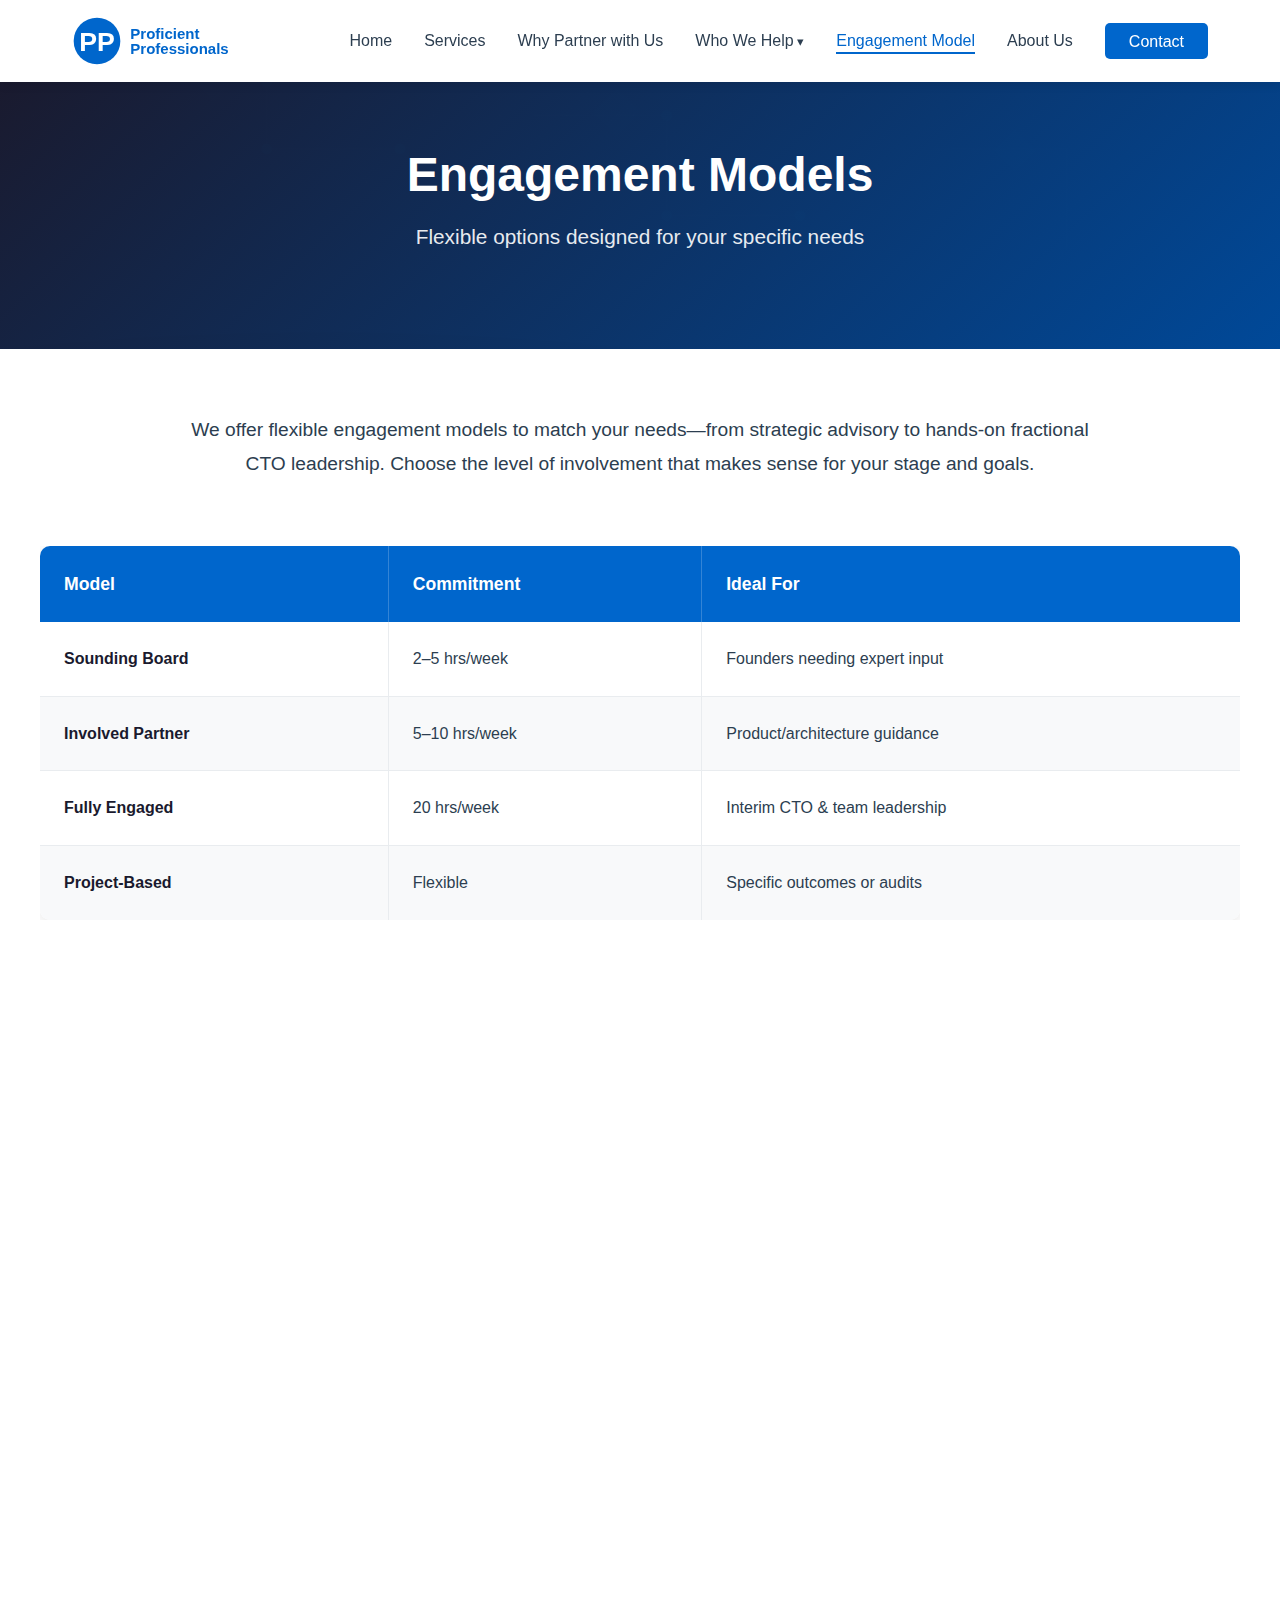
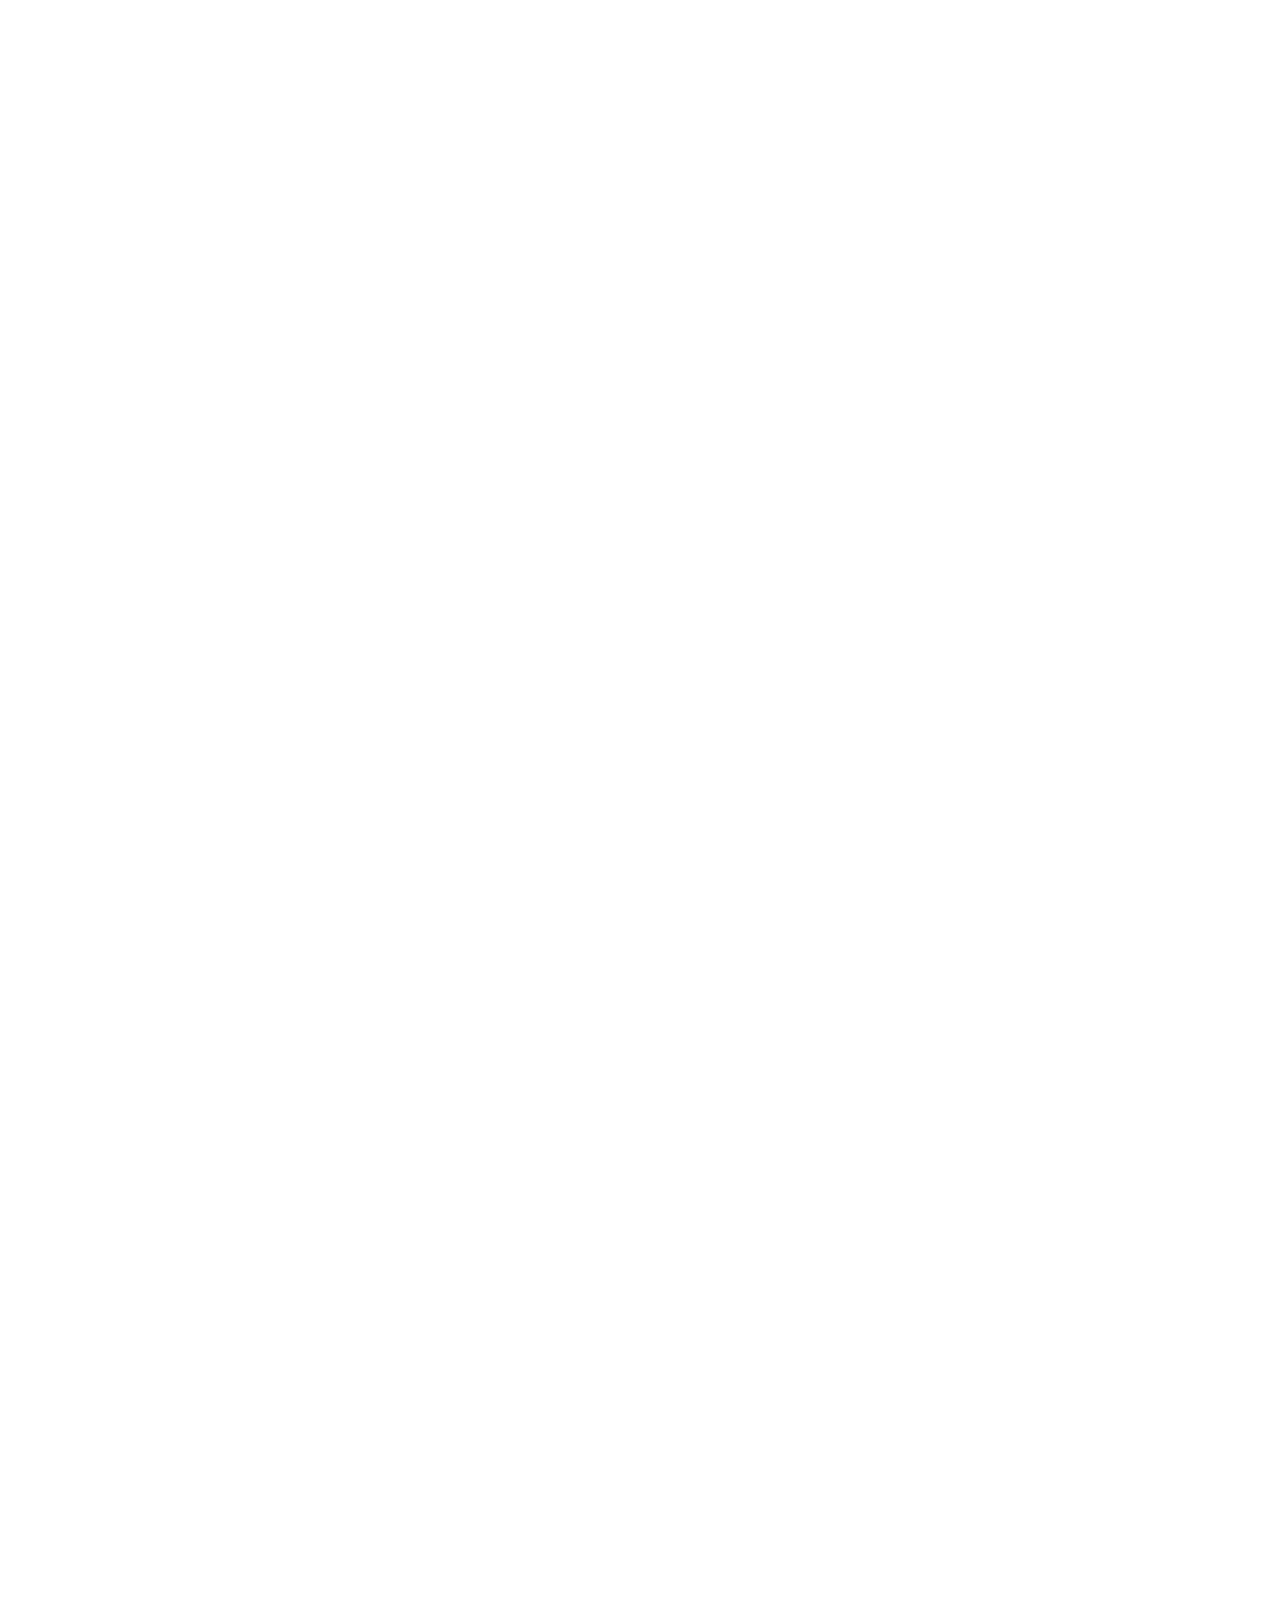
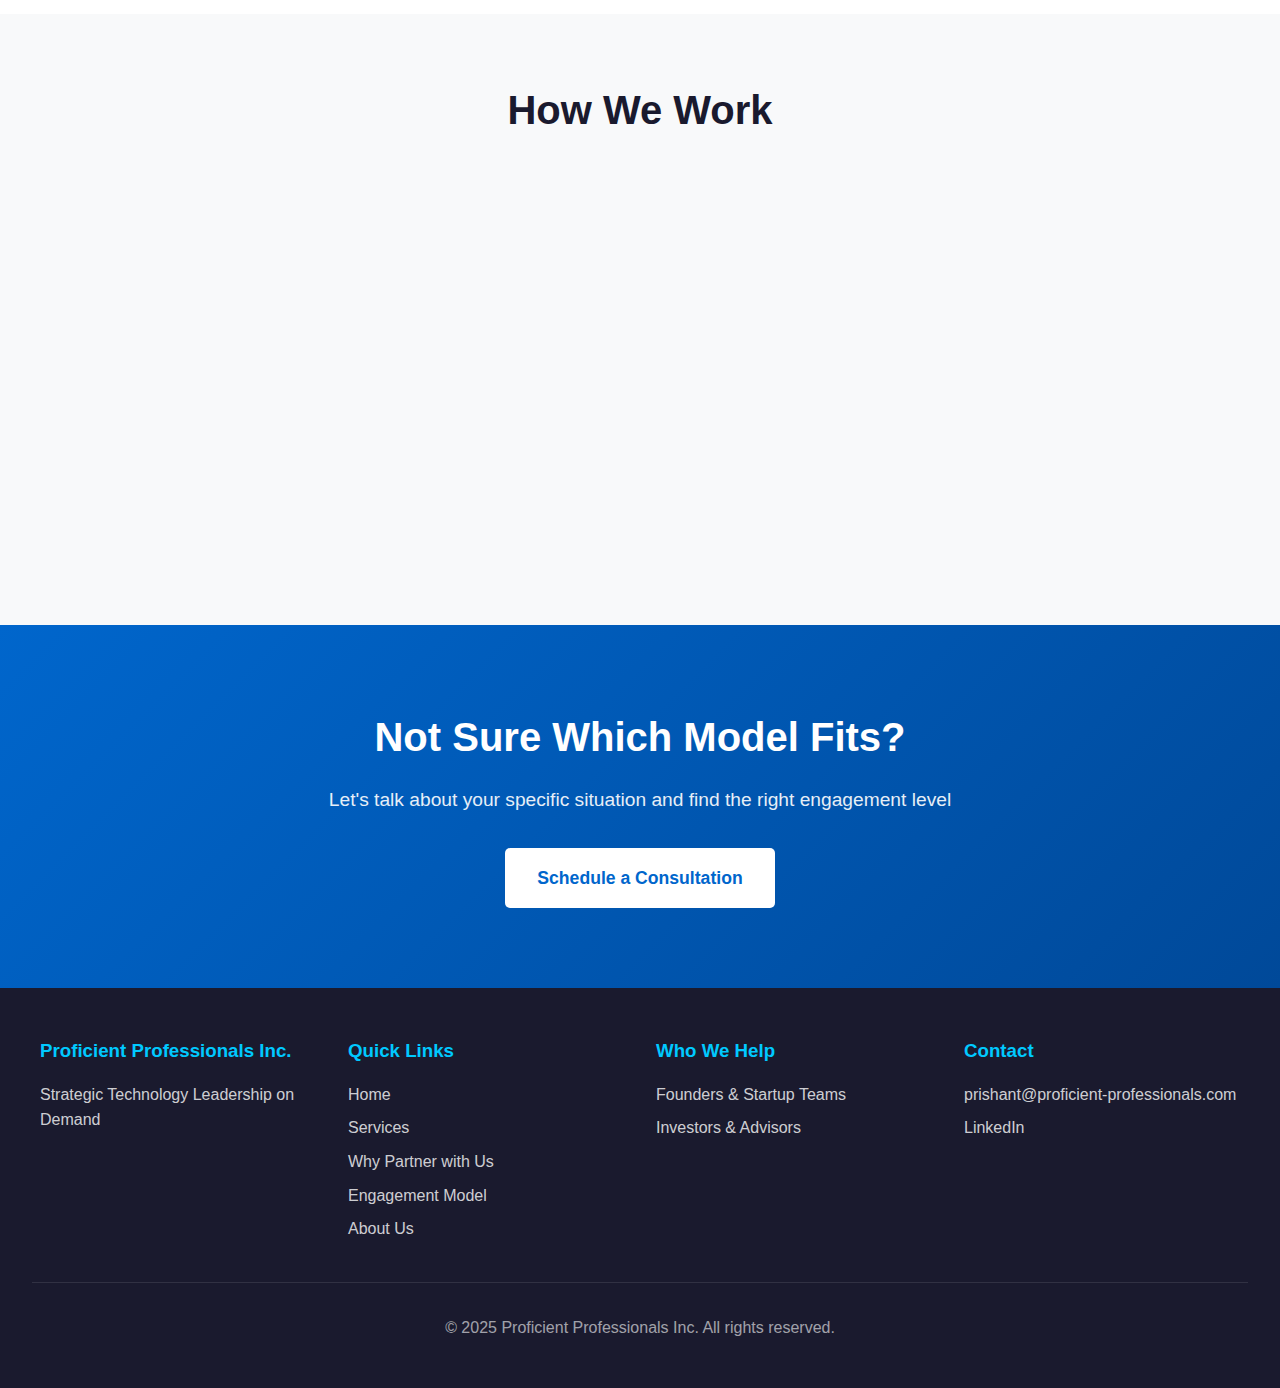
<file: engagement.html>
<!DOCTYPE html>
<html lang="en">
<head>
    <meta charset="UTF-8">
    <meta name="viewport" content="width=device-width, initial-scale=1.0">
    <title>Engagement Model | Proficient Professionals Inc.</title>
    <meta name="description" content="Flexible engagement models from sounding board to fully engaged fractional CTO—choose what works for your needs.">
    <link rel="icon" type="image/svg+xml" href="favicon.svg">
    <link rel="stylesheet" href="styles.css">
</head>
<body>
<nav>
    <div class="nav-container">
        <a href="index.html" class="logo">
            <img src="logo.svg" alt="Proficient Professionals" style="height: 50px; display: block;">
        </a>
        <ul class="nav-links" id="navLinks">
            <li><a href="index.html">Home</a></li>
            <li><a href="services.html">Services</a></li>
            <li><a href="why-partner.html">Why Partner with Us</a></li>
            <li class="dropdown">
                <a href="#" class="dropdown-toggle">Who We Help</a>
                <ul class="dropdown-menu">
                    <li><a href="founders.html">Founders & Startup Teams</a></li>
                    <li><a href="investors.html">Investors & Advisors</a></li>
                </ul>
            </li>
            <li><a href="engagement.html" class="active">Engagement Model</a></li>
            <li><a href="about.html">About Us</a></li>
            <li><a href="contact.html" class="cta-btn">Contact</a></li>
        </ul>
        <div class="mobile-menu-toggle" id="mobileMenuToggle">
            <span></span>
            <span></span>
            <span></span>
        </div>
    </div>
</nav>


    <section class="hero" style="padding: 4rem 2rem;">
        <div class="hero-content">
            <h1>Engagement Models</h1>
            <p>Flexible options designed for your specific needs</p>
        </div>
    </section>

    <section>
        <div class="container">
            <div style="max-width: 900px; margin: 0 auto 4rem;">
                <p style="font-size: 1.2rem; line-height: 1.8; color: var(--text); text-align: center;">
                    We offer flexible engagement models to match your needs—from strategic advisory to hands-on fractional CTO leadership. Choose the level of involvement that makes sense for your stage and goals.
                </p>
            </div>

            <!-- Engagement Table -->
            <div style="overflow-x: auto; margin: 3rem 0;">
                <table style="width: 100%; border-collapse: collapse; background: white; box-shadow: 0 3px 15px rgba(0,0,0,0.1); border-radius: 10px; overflow: hidden;">
                    <thead style="background: var(--primary); color: white;">
                        <tr>
                            <th style="padding: 1.5rem; text-align: left; font-size: 1.1rem; border-right: 1px solid rgba(255,255,255,0.2);">Model</th>
                            <th style="padding: 1.5rem; text-align: left; font-size: 1.1rem; border-right: 1px solid rgba(255,255,255,0.2);">Commitment</th>
                            <th style="padding: 1.5rem; text-align: left; font-size: 1.1rem;">Ideal For</th>
                        </tr>
                    </thead>
                    <tbody>
                        <tr style="border-bottom: 1px solid #e9ecef;">
                            <td style="padding: 1.5rem; font-weight: 600; color: var(--dark); border-right: 1px solid #e9ecef;">Sounding Board</td>
                            <td style="padding: 1.5rem; color: var(--text); border-right: 1px solid #e9ecef;">2–5 hrs/week</td>
                            <td style="padding: 1.5rem; color: var(--text);">Founders needing expert input</td>
                        </tr>
                        <tr style="border-bottom: 1px solid #e9ecef; background: var(--gray);">
                            <td style="padding: 1.5rem; font-weight: 600; color: var(--dark); border-right: 1px solid #e9ecef;">Involved Partner</td>
                            <td style="padding: 1.5rem; color: var(--text); border-right: 1px solid #e9ecef;">5–10 hrs/week</td>
                            <td style="padding: 1.5rem; color: var(--text);">Product/architecture guidance</td>
                        </tr>
                        <tr style="border-bottom: 1px solid #e9ecef;">
                            <td style="padding: 1.5rem; font-weight: 600; color: var(--dark); border-right: 1px solid #e9ecef;">Fully Engaged</td>
                            <td style="padding: 1.5rem; color: var(--text); border-right: 1px solid #e9ecef;">20 hrs/week</td>
                            <td style="padding: 1.5rem; color: var(--text);">Interim CTO & team leadership</td>
                        </tr>
                        <tr style="background: var(--gray);">
                            <td style="padding: 1.5rem; font-weight: 600; color: var(--dark); border-right: 1px solid #e9ecef;">Project-Based</td>
                            <td style="padding: 1.5rem; color: var(--text); border-right: 1px solid #e9ecef;">Flexible</td>
                            <td style="padding: 1.5rem; color: var(--text);">Specific outcomes or audits</td>
                        </tr>
                    </tbody>
                </table>
            </div>

            <!-- Model Details -->
            <div class="service-detail">
              <!--  <div class="service-icon">💬</div> -->
                <h2>Sounding Board (2–5 hours/week)</h2>
                <p><strong>Perfect for:</strong> Founders who need strategic guidance and expert input on key technology decisions without requiring hands-on execution.</p>
                
                <h3>What You Get</h3>
                <ul>
                    <li>Weekly or bi-weekly strategic sessions</li>
                    <li>Architecture and technology stack guidance</li>
                    <li>Review of technical decisions and roadmaps</li>
                    <li>Access to expertise on-demand for critical questions</li>
                    <li>Investor presentation review and technical validation</li>
                </ul>
            </div>

            <div class="service-detail">
              <!--  <div class="service-icon">🤝</div> -->
                <h2>Involved Partner (5–10 hours/week)</h2>
                <p><strong>Perfect for:</strong> Teams needing regular product and architecture guidance with some hands-on involvement in critical technical initiatives.</p>
                
                <h3>What You Get</h3>
                <ul>
                    <li>Regular product/tech strategy sessions</li>
                    <li>Architecture reviews and design guidance</li>
                    <li>Code and technical design reviews</li>
                    <li>Hiring support and technical interviews</li>
                    <li>Team mentorship and best practices coaching</li>
                    <li>Vendor and technology evaluation</li>
                </ul>
            </div>

            <div class="service-detail">
              <!--  <div class="service-icon">⚡</div> -->
                <h2>Fully Engaged (20 hours/week)</h2>
                <p><strong>Perfect for:</strong> Companies needing interim or fractional CTO leadership with deep hands-on involvement in team leadership, product development, and execution.</p>
                
                <h3>What You Get</h3>
                <ul>
                    <li>Full fractional CTO responsibilities</li>
                    <li>Strategic Team leadership and active participation</li>
                    <li>Product roadmap planning and execution</li>
                    <li>Architecture design and implementation oversight</li>
                    <li>Sprint planning and agile coaching</li>
                    <li>Engineering hiring and team building</li>
                    <li>Board-level technology reporting</li>
                    <li>Crisis management and firefighting</li>
                </ul>
            </div>

            <div class="service-detail">
               <!-- <div class="service-icon">🎯</div> -->
                <h2>Project-Based (Flexible)</h2>
                <p><strong>Perfect for:</strong> Specific initiatives with defined outcomes—technical audits, compliance projects, platform migrations, or one-time strategic initiatives.</p>
                
                <h3>What You Get</h3>
                <ul>
                    <li>Clearly defined scope and deliverables</li>
                    <li>Technical due diligence assessments</li>
                    <li>Compliance certification projects (SOC 2, HIPAA)</li>
                    <li>Platform architecture audits</li>
                    <li>Technology migration planning and execution</li>
                    <li>AI/ML proof-of-concept implementations</li>
                </ul>
            </div>
        </div>
    </section>

    <section style="background: var(--gray);">
        <div class="container">
            <h2 class="section-title">How We Work</h2>
            <div class="value-grid">
                <div class="value-card">
                  <!--  <div class="value-icon">1️⃣</div> -->
                    <h3>Initial Consultation</h3>
                    <p>30-minute discovery call to understand your needs, challenges, and goals.</p>
                </div>
                <div class="value-card">
                  <!--  <div class="value-icon">2️⃣</div> -->
                    <h3>Custom Proposal</h3>
                    <p>Tailored engagement model with clear scope, deliverables, and pricing.</p>
                </div>
                <div class="value-card">
                   <!-- <div class="value-icon">3️⃣</div> -->
                    <h3>Quick Start</h3>
                    <p>Onboard within days, not weeks. We hit the ground running.</p>
                </div>
                <div class="value-card">
                  <!--  <div class="value-icon">4️⃣</div> -->
                    <h3>Flexible Scaling</h3>
                    <p>Adjust engagement level as needs evolve. Scale up or down seamlessly.</p>
                </div>
            </div>
        </div>
    </section>

    <section class="cta-section">
        <div class="container">
            <h2>Not Sure Which Model Fits?</h2>
            <p>Let's talk about your specific situation and find the right engagement level</p>
            <div style="margin-top: 2rem;">
                <a href="contact.html" class="btn-primary" style="background: white; color: var(--primary);">Schedule a Consultation</a>
            </div>
        </div>
    </section>

 <footer>
    <div class="footer-content">
        <div class="footer-section">
            <h3>Proficient Professionals Inc.</h3>
            <p style="color: rgba(255,255,255,0.8); margin-top: 1rem;">Strategic Technology Leadership on Demand</p>
        </div>
        <div class="footer-section">
            <h3>Quick Links</h3>
            <ul>
                <li><a href="index.html">Home</a></li>
                <li><a href="services.html">Services</a></li>
                <li><a href="why-partner.html">Why Partner with Us</a></li>
                <li><a href="engagement.html">Engagement Model</a></li>
                <li><a href="about.html">About Us</a></li>
            </ul>
        </div>
        <div class="footer-section">
            <h3>Who We Help</h3>
            <ul>
                <li><a href="founders.html">Founders & Startup Teams</a></li>
                <li><a href="investors.html">Investors & Advisors</a></li>
            </ul>
        </div>
        <div class="footer-section">
            <h3>Contact</h3>
            <ul>
                <li><a href="mailto:prishant@proficient-professionals.com">prishant@proficient-professionals.com</a></li>
                <li><a href="https://www.linkedin.com/in/prishant-mantrao/" target="_blank">LinkedIn</a></li>
            </ul>
        </div>
    </div>
    <div class="footer-bottom">
        <p>&copy; 2025 Proficient Professionals Inc. All rights reserved.</p>
    </div>
</footer>

    <script src="script.js"></script>
</body>
</html>
</file>
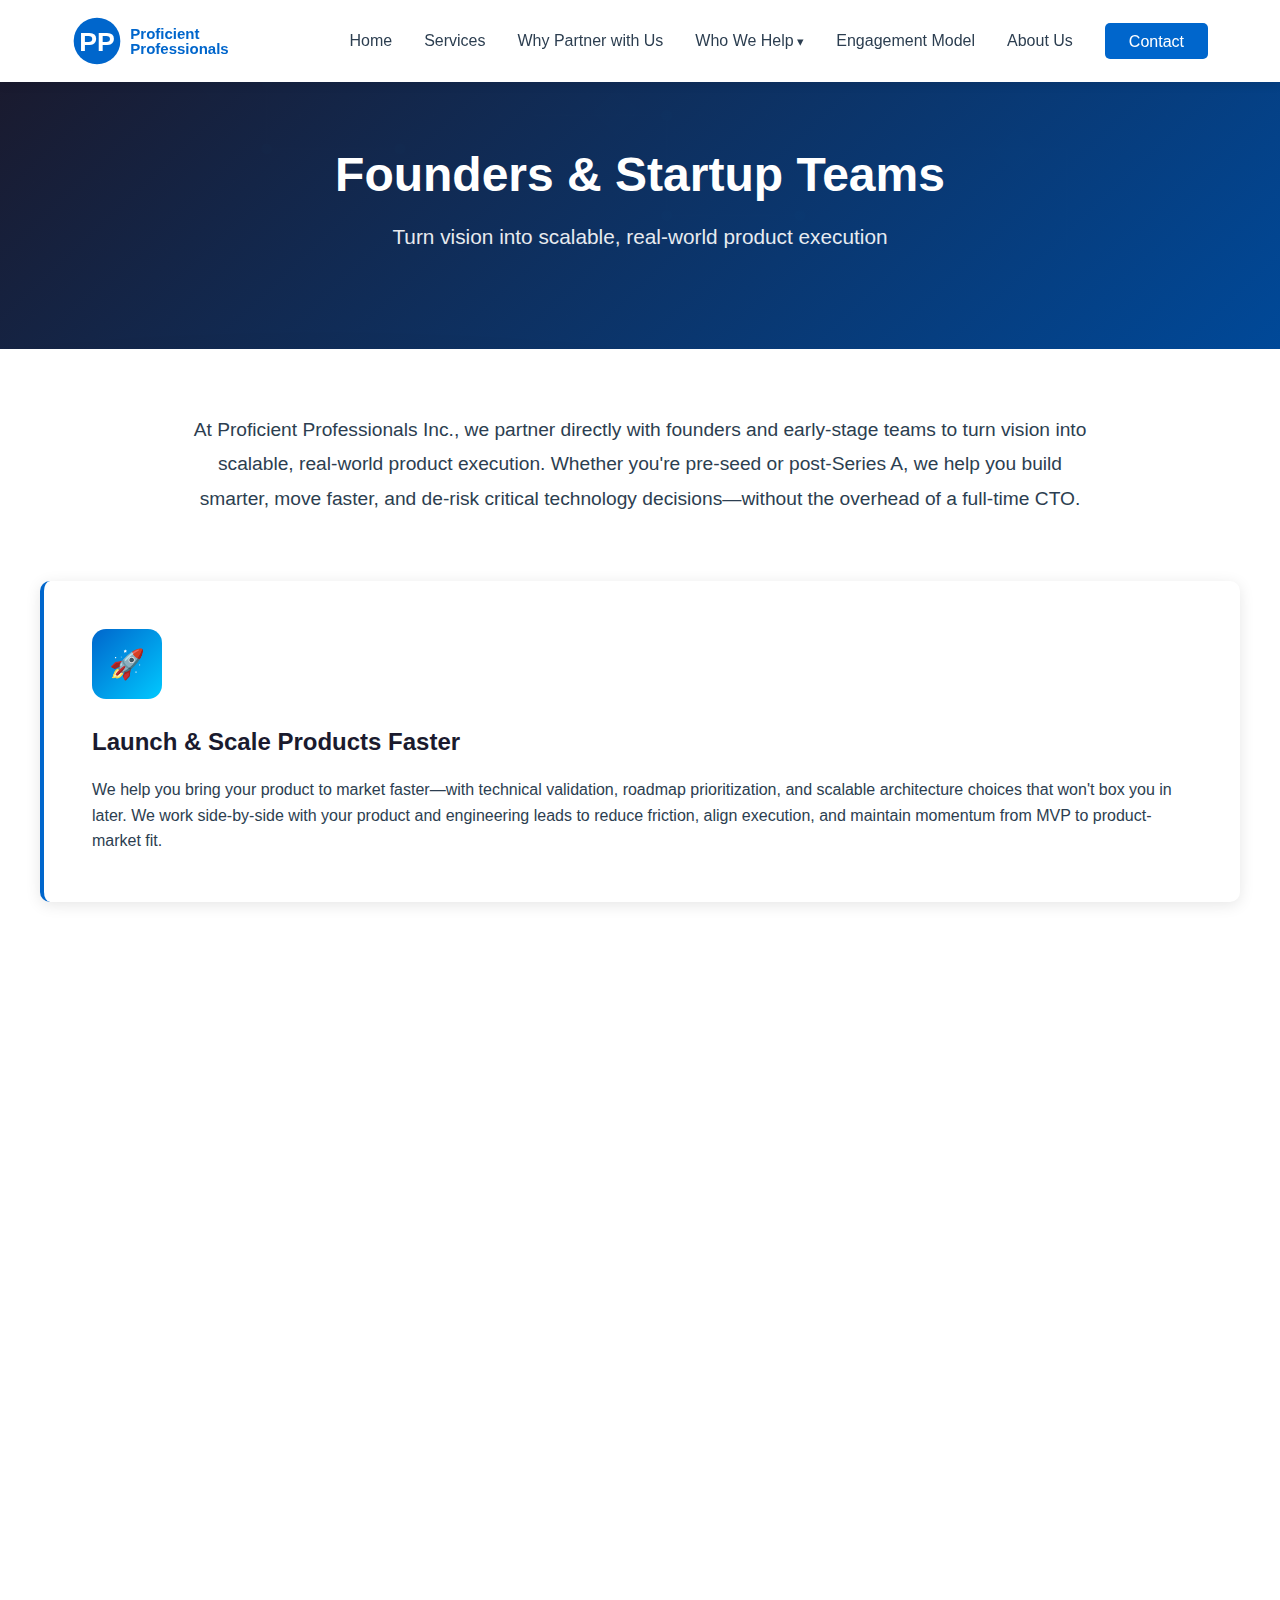
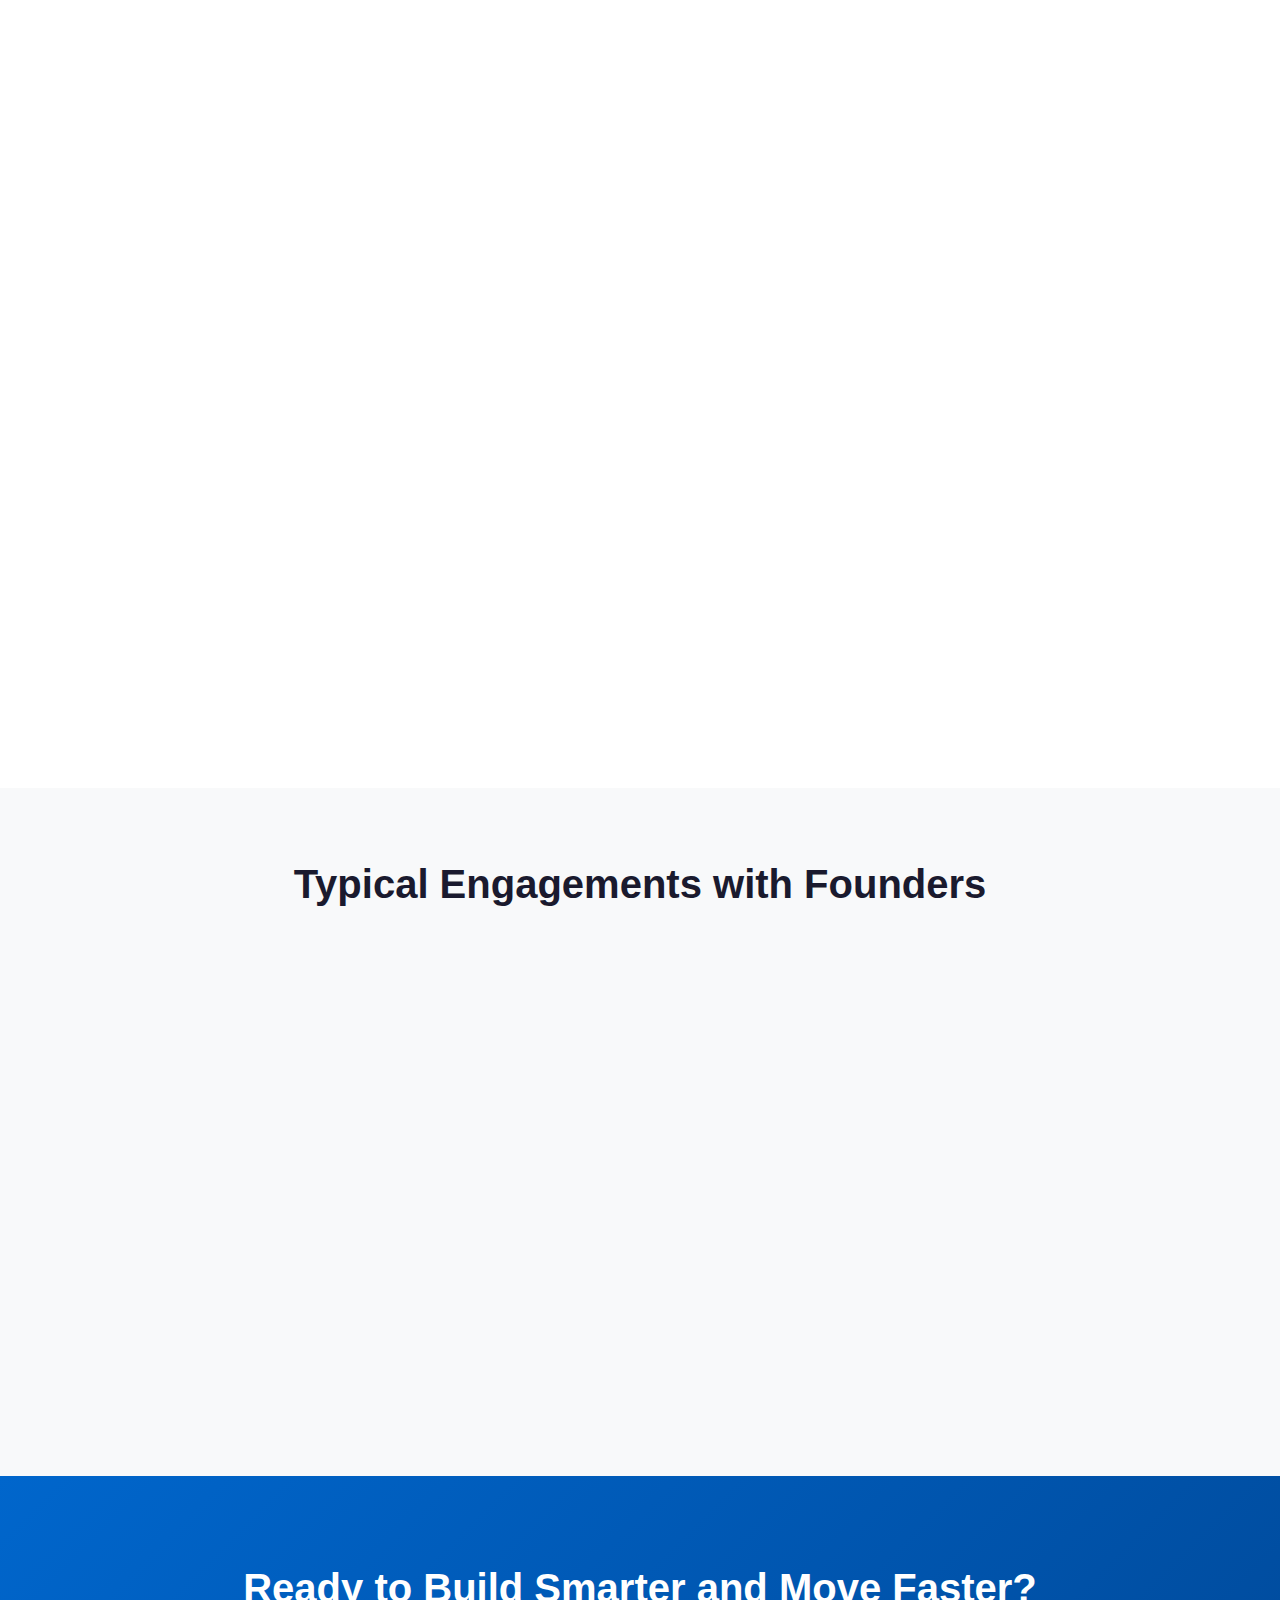
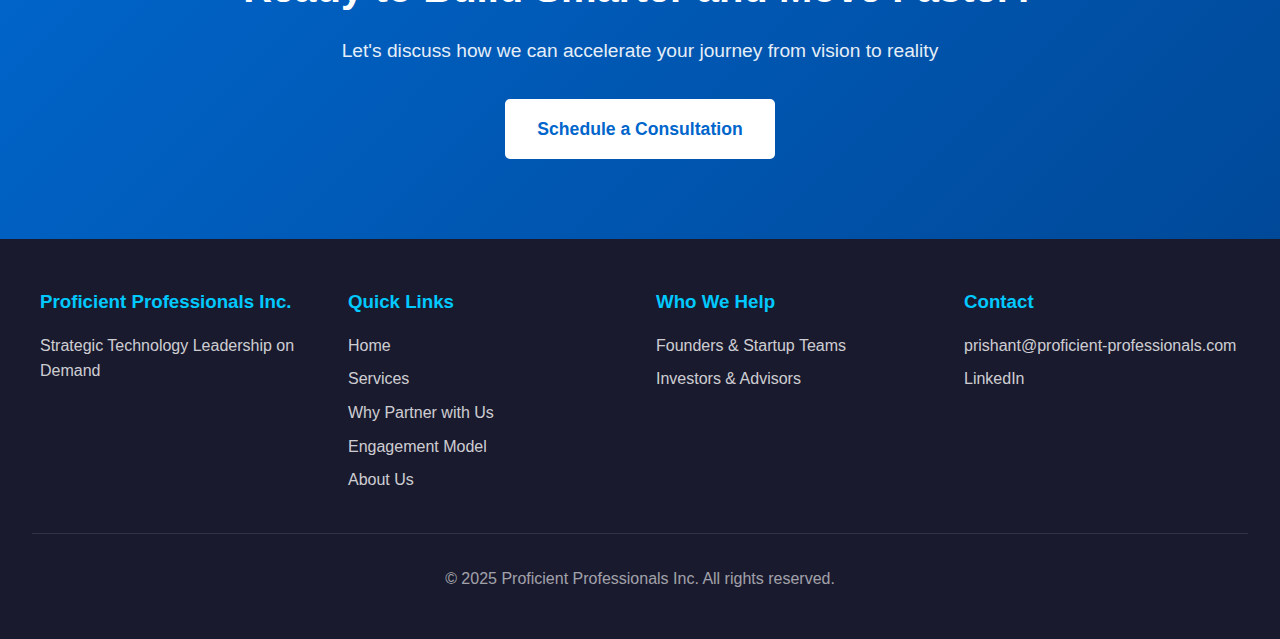
<file: founders.html>
<!DOCTYPE html>
<html lang="en">
<head>
    <meta charset="UTF-8">
    <meta name="viewport" content="width=device-width, initial-scale=1.0">
    <title>Founders & Startup Teams | Proficient Professionals Inc.</title>
    <meta name="description" content="Partner with founders and early-stage teams to turn vision into scalable product execution. From pre-seed to post-Series A.">
    <link rel="stylesheet" href="styles.css">
</head>
<body>
    <nav>
    <div class="nav-container">
        <a href="index.html" class="logo">
            <img src="logo.svg" alt="Proficient Professionals" style="height: 50px; display: block;">
        </a>
        <ul class="nav-links" id="navLinks">
            <li><a href="index.html">Home</a></li>
            <li><a href="services.html">Services</a></li>
            <li><a href="why-partner.html">Why Partner with Us</a></li>
            <li class="dropdown">
                <a href="#" class="dropdown-toggle">Who We Help</a>
                <ul class="dropdown-menu">
                    <li><a href="founders.html" class="active">Founders & Startup Teams</a></li>
                    <li><a href="investors.html">Investors & Advisors</a></li>
                </ul>
            </li>
            <li><a href="engagement.html">Engagement Model</a></li>
            <li><a href="about.html">About Us</a></li>
            <li><a href="contact.html" class="cta-btn">Contact</a></li>
        </ul>
        <div class="mobile-menu-toggle" id="mobileMenuToggle">
            <span></span>
            <span></span>
            <span></span>
        </div>
    </div>
</nav>


    <section class="hero" style="padding: 4rem 2rem;">
        <div class="hero-content">
            <h1>Founders & Startup Teams</h1>
            <p>Turn vision into scalable, real-world product execution</p>
        </div>
    </section>

    <section>
        <div class="container">
            <div style="max-width: 900px; margin: 0 auto 4rem;">
                <p style="font-size: 1.2rem; line-height: 1.8; color: var(--text); text-align: center;">
                    At Proficient Professionals Inc., we partner directly with founders and early-stage teams to turn vision into scalable, real-world product execution. Whether you're pre-seed or post-Series A, we help you build smarter, move faster, and de-risk critical technology decisions—without the overhead of a full-time CTO.
                </p>
            </div>

            <div class="service-detail">
                <div class="service-icon">🚀</div>
                <h2>Launch & Scale Products Faster</h2>
                <p>We help you bring your product to market faster—with technical validation, roadmap prioritization, and scalable architecture choices that won't box you in later. We work side-by-side with your product and engineering leads to reduce friction, align execution, and maintain momentum from MVP to product-market fit.</p>
            </div>

            <div class="service-detail">
                <div class="service-icon">👥</div>
                <h2>Structure Engineering Teams & Velocity</h2>
                <p>We bring clarity to how your engineering team is organized and how work flows. Whether it's hiring your first dev team or leveling up an existing one, we introduce lightweight processes (Agile, CI/CD, DevOps) and decision frameworks that help your team ship faster without burning out.</p>
            </div>

            <div class="service-detail">
                <div class="service-icon">🏗️</div>
                <h2>Solve Architecture & Platform Debt</h2>
                <p>Founders often inherit technical debt early—either from MVP shortcuts or early hires without scaling experience. We help assess what's worth fixing, what's not, and how to evolve your platform incrementally to support scale, reliability, and performance.</p>
            </div>

            <div class="service-detail">
                <div class="service-icon">🔒</div>
                <h2>Navigate Compliance & Security (HIPAA, SOC 2, etc.)</h2>
                <p>For healthtech and data-driven startups, compliance isn't optional. We help you navigate security frameworks (HIPAA, SOC 2, HiTrust) early—so you can build trust with customers, avoid costly rework, and accelerate enterprise sales readiness.</p>
            </div>

            <div class="service-detail">
                <div class="service-icon">🤖</div>
                <h2>Add AI & Automation with Clear ROI</h2>
                <p>We don't chase buzzwords. We help you identify where AI and automation can genuinely save time, reduce cost, or improve decision-making. From document processing to LLM integration and predictive analytics, we can prototype and implement solutions that tie directly to business outcomes.</p>
            </div>
        </div>
    </section>

    <section style="background: var(--gray);">
        <div class="container">
            <h2 class="section-title">Typical Engagements with Founders</h2>
            <div class="value-grid">
                <div class="value-card">
                    <h3>Fractional CTO during MVP and fundraising</h3>
                    <p>Strategic technology leadership during critical early stages</p>
                </div>
                <div class="value-card">
                    <h3>Building your first internal tech team</h3>
                    <p>Hiring strategy, team structure, and engineering culture</p>
                </div>
                <div class="value-card">
                    <h3>Tech due diligence prep for investor conversations</h3>
                    <p>Validate architecture, roadmap, and technical capabilities</p>
                </div>
                <div class="value-card">
                    <h3>Early-stage security and compliance planning</h3>
                    <p>Build trust and readiness for enterprise customers</p>
                </div>
                <div class="value-card">
                    <h3>Platform re-architecture as you hit scale limits</h3>
                    <p>Evolve your platform to support 10x growth</p>
                </div>
                <div class="value-card">
                    <h3>Mentorship for technical co-founders</h3>
                    <p>Strategic guidance and hands-on technical leadership</p>
                </div>
            </div>
        </div>
    </section>

    <section class="cta-section">
        <div class="container">
            <h2>Ready to Build Smarter and Move Faster?</h2>
            <p>Let's discuss how we can accelerate your journey from vision to reality</p>
            <div style="margin-top: 2rem;">
                <a href="contact.html" class="btn-primary" style="background: white; color: var(--primary);">Schedule a Consultation</a>
            </div>
        </div>
    </section>

<footer>
    <div class="footer-content">
        <div class="footer-section">
            <h3>Proficient Professionals Inc.</h3>
            <p style="color: rgba(255,255,255,0.8); margin-top: 1rem;">Strategic Technology Leadership on Demand</p>
        </div>
        <div class="footer-section">
            <h3>Quick Links</h3>
            <ul>
                <li><a href="index.html">Home</a></li>
                <li><a href="services.html">Services</a></li>
                <li><a href="why-partner.html">Why Partner with Us</a></li>
                <li><a href="engagement.html">Engagement Model</a></li>
                <li><a href="about.html">About Us</a></li>
            </ul>
        </div>
        <div class="footer-section">
            <h3>Who We Help</h3>
            <ul>
                <li><a href="founders.html">Founders & Startup Teams</a></li>
                <li><a href="investors.html">Investors & Advisors</a></li>
            </ul>
        </div>
        <div class="footer-section">
            <h3>Contact</h3>
            <ul>
                <li><a href="mailto:prishant@proficient-professionals.com">prishant@proficient-professionals.com</a></li>
                <li><a href="https://www.linkedin.com/in/prishant-mantrao/" target="_blank">LinkedIn</a></li>
            </ul>
        </div>
    </div>
    <div class="footer-bottom">
        <p>&copy; 2025 Proficient Professionals Inc. All rights reserved.</p>
    </div>
</footer>
    <script src="script.js"></script>
</body>
</html>
</file>
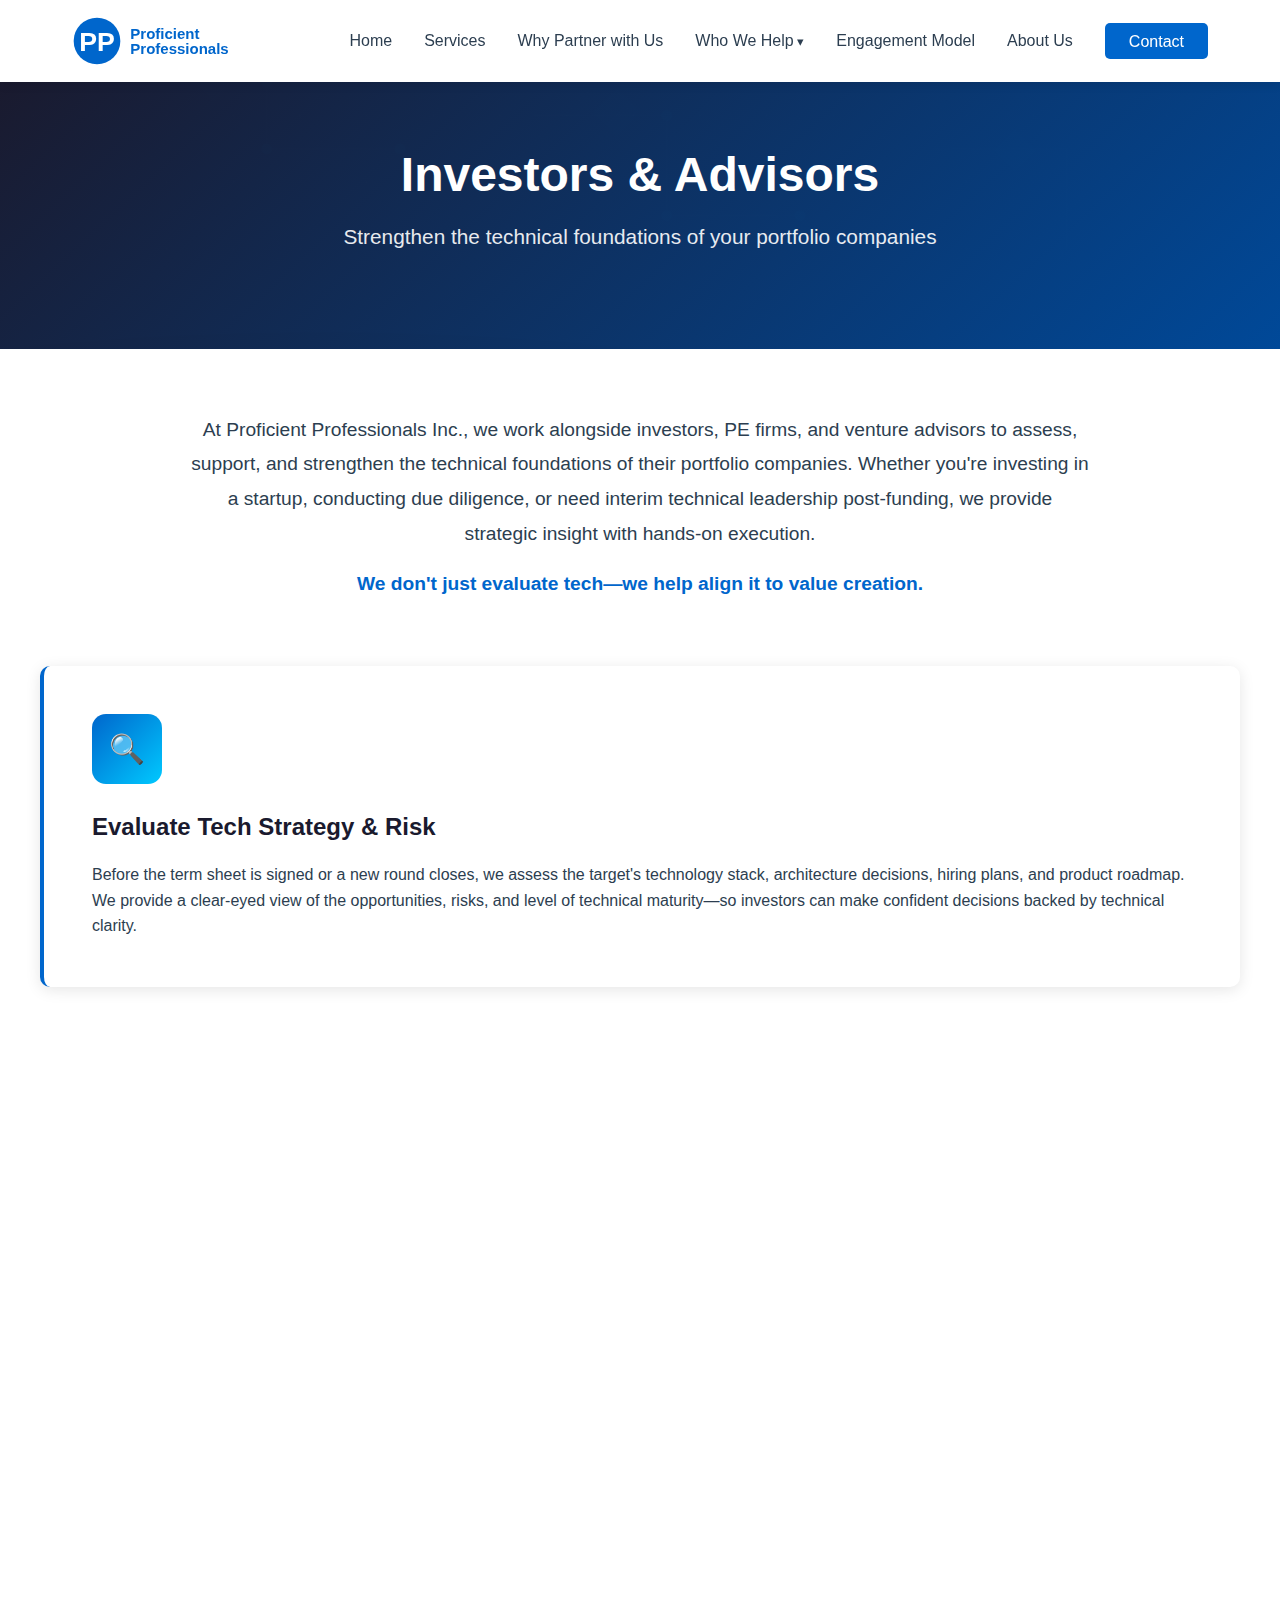
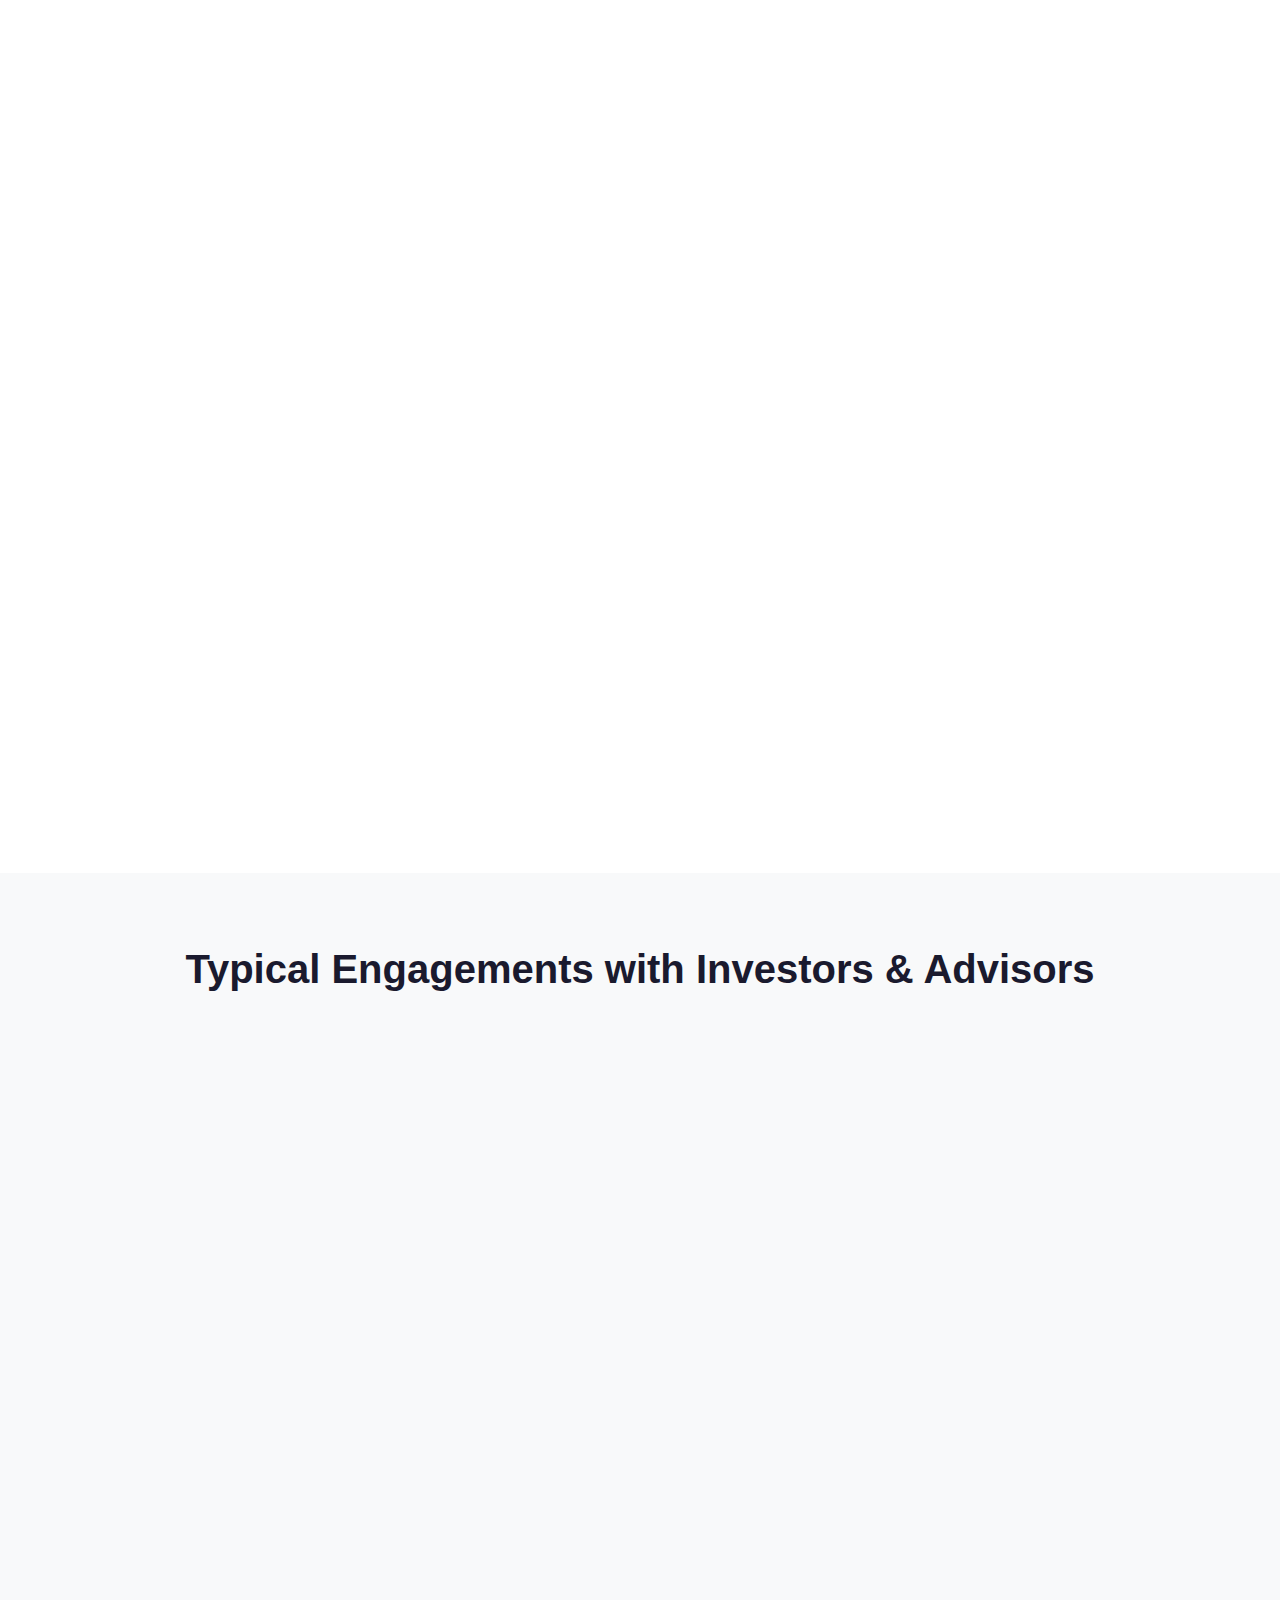
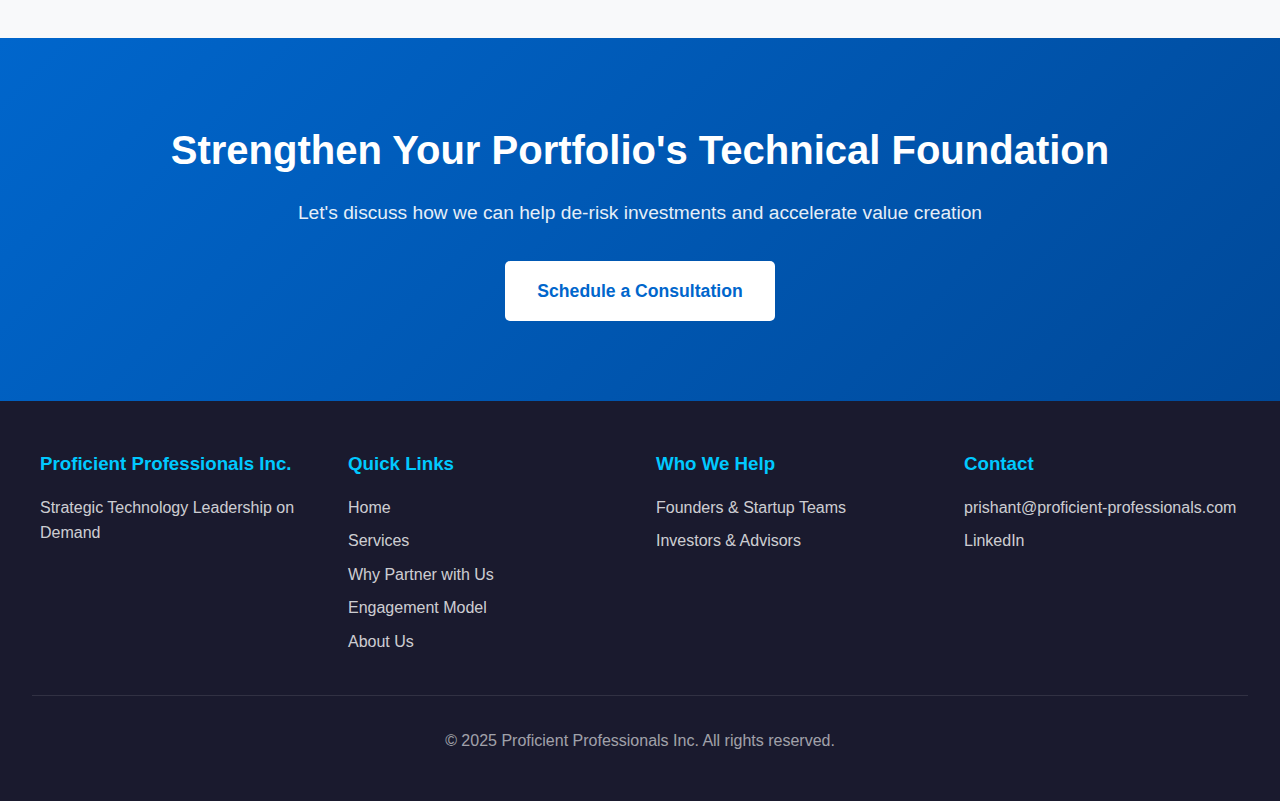
<file: investors.html>
<!DOCTYPE html>
<html lang="en">
<head>
    <meta charset="UTF-8">
    <meta name="viewport" content="width=device-width, initial-scale=1.0">
    <title>Investors & Advisors | Proficient Professionals Inc.</title>
    <meta name="description" content="Technical due diligence, portfolio support, and interim leadership for investors, PE firms, and venture advisors.">
    <link rel="stylesheet" href="styles.css">
</head>
<body>
<nav>
    <div class="nav-container">
        <a href="index.html" class="logo">
            <img src="logo.svg" alt="Proficient Professionals" style="height: 50px; display: block;">
        </a>
        <ul class="nav-links" id="navLinks">
            <li><a href="index.html">Home</a></li>
            <li><a href="services.html">Services</a></li>
            <li><a href="why-partner.html">Why Partner with Us</a></li>
            <li class="dropdown">
                <a href="#" class="dropdown-toggle">Who We Help</a>
                <ul class="dropdown-menu">
                    <li><a href="founders.html">Founders & Startup Teams</a></li>
                    <li><a href="investors.html" class="active">Investors & Advisors</a></li>
                </ul>
            </li>
            <li><a href="engagement.html">Engagement Model</a></li>
            <li><a href="about.html">About Us</a></li>
            <li><a href="contact.html" class="cta-btn">Contact</a></li>
        </ul>
        <div class="mobile-menu-toggle" id="mobileMenuToggle">
            <span></span>
            <span></span>
            <span></span>
        </div>
    </div>
</nav>


    <section class="hero" style="padding: 4rem 2rem;">
        <div class="hero-content">
            <h1>Investors & Advisors</h1>
            <p>Strengthen the technical foundations of your portfolio companies</p>
        </div>
    </section>

    <section>
        <div class="container">
            <div style="max-width: 900px; margin: 0 auto 4rem;">
                <p style="font-size: 1.2rem; line-height: 1.8; color: var(--text); text-align: center;">
                    At Proficient Professionals Inc., we work alongside investors, PE firms, and venture advisors to assess, support, and strengthen the technical foundations of their portfolio companies. Whether you're investing in a startup, conducting due diligence, or need interim technical leadership post-funding, we provide strategic insight with hands-on execution.
                </p>
                <p style="font-size: 1.2rem; line-height: 1.8; color: var(--primary); text-align: center; font-weight: 600; margin-top: 1rem;">
                    We don't just evaluate tech—we help align it to value creation.
                </p>
            </div>

            <div class="service-detail">
                <div class="service-icon">🔍</div>
                <h2>Evaluate Tech Strategy & Risk</h2>
                <p>Before the term sheet is signed or a new round closes, we assess the target's technology stack, architecture decisions, hiring plans, and product roadmap. We provide a clear-eyed view of the opportunities, risks, and level of technical maturity—so investors can make confident decisions backed by technical clarity.</p>
            </div>

            <div class="service-detail">
                <div class="service-icon">📋</div>
                <h2>Support Due Diligence & Technical Audits</h2>
                <p>We conduct light- and deep-dive technical audits that align with your investment thesis. From reviewing codebase quality and scalability to analyzing infrastructure cost models and compliance posture, we deliver structured assessments that go beyond gut feel.</p>
            </div>

            <div class="service-detail">
                <div class="service-icon">🎯</div>
                <h2>Drive Product-Market Fit Readiness</h2>
                <p>We help teams focus their efforts on what matters most: shipping products customers love. That includes product/tech alignment, agile execution, and prioritizing features that shorten the feedback loop—turning strategy into traction.</p>
            </div>

            <div class="service-detail">
                <div class="service-icon">💰</div>
                <h2>Reduce Infrastructure Costs & Delivery Risks</h2>
                <p>Startups often overspend on cloud infrastructure or run into delivery bottlenecks due to poor tooling, team structure, or architecture. We help correct course by optimizing cost, reducing waste, and improving delivery pipelines—so funding goes further and outcomes arrive faster.</p>
            </div>

            <div class="service-detail">
                <div class="service-icon">⚡</div>
                <h2>Get Engineering on Track Post-Funding</h2>
                <p>The first 6–12 months after funding are critical. We support portfolio companies with interim technical leadership, team ramp-up, hiring strategy, and execution alignment—so founders can scale with confidence and investor goals stay on track.</p>
            </div>
        </div>
    </section>

    <section style="background: var(--gray);">
        <div class="container">
            <h2 class="section-title">Typical Engagements with Investors & Advisors</h2>
            <div class="value-grid">
                <div class="value-card">
                    <h3>Technical due diligence and risk assessments pre-investment</h3>
                    <p>Comprehensive evaluation of technology capabilities and risks</p>
                </div>
                <div class="value-card">
                    <h3>Interim or fractional CTO post-funding</h3>
                    <p>Bridge leadership during critical growth phases</p>
                </div>
                <div class="value-card">
                    <h3>Rebuilding underperforming engineering functions</h3>
                    <p>Turn around struggling technical teams and processes</p>
                </div>
                <div class="value-card">
                    <h3>Advising CEOs on technical hiring and scaling strategy</h3>
                    <p>Build the right team structure for sustainable growth</p>
                </div>
                <div class="value-card">
                    <h3>Guiding AI/product roadmap pivots</h3>
                    <p>Navigate strategic technology transitions</p>
                </div>
                <div class="value-card">
                    <h3>Board and investor reporting on tech health and velocity</h3>
                    <p>Clear metrics and insights for informed decision-making</p>
                </div>
            </div>
        </div>
    </section>

    <section class="cta-section">
        <div class="container">
            <h2>Strengthen Your Portfolio's Technical Foundation</h2>
            <p>Let's discuss how we can help de-risk investments and accelerate value creation</p>
            <div style="margin-top: 2rem;">
                <a href="contact.html" class="btn-primary" style="background: white; color: var(--primary);">Schedule a Consultation</a>
            </div>
        </div>
    </section>

 <footer>
    <div class="footer-content">
        <div class="footer-section">
            <h3>Proficient Professionals Inc.</h3>
            <p style="color: rgba(255,255,255,0.8); margin-top: 1rem;">Strategic Technology Leadership on Demand</p>
        </div>
        <div class="footer-section">
            <h3>Quick Links</h3>
            <ul>
                <li><a href="index.html">Home</a></li>
                <li><a href="services.html">Services</a></li>
                <li><a href="why-partner.html">Why Partner with Us</a></li>
                <li><a href="engagement.html">Engagement Model</a></li>
                <li><a href="about.html">About Us</a></li>
            </ul>
        </div>
        <div class="footer-section">
            <h3>Who We Help</h3>
            <ul>
                <li><a href="founders.html">Founders & Startup Teams</a></li>
                <li><a href="investors.html">Investors & Advisors</a></li>
            </ul>
        </div>
        <div class="footer-section">
            <h3>Contact</h3>
            <ul>
                <li><a href="mailto:prishant@proficient-professionals.com">prishant@proficient-professionals.com</a></li>
                <li><a href="https://www.linkedin.com/in/prishant-mantrao/" target="_blank">LinkedIn</a></li>
            </ul>
        </div>
    </div>
    <div class="footer-bottom">
        <p>&copy; 2025 Proficient Professionals Inc. All rights reserved.</p>
    </div>
</footer>

    <script src="script.js"></script>
</body>
</html>
</file>
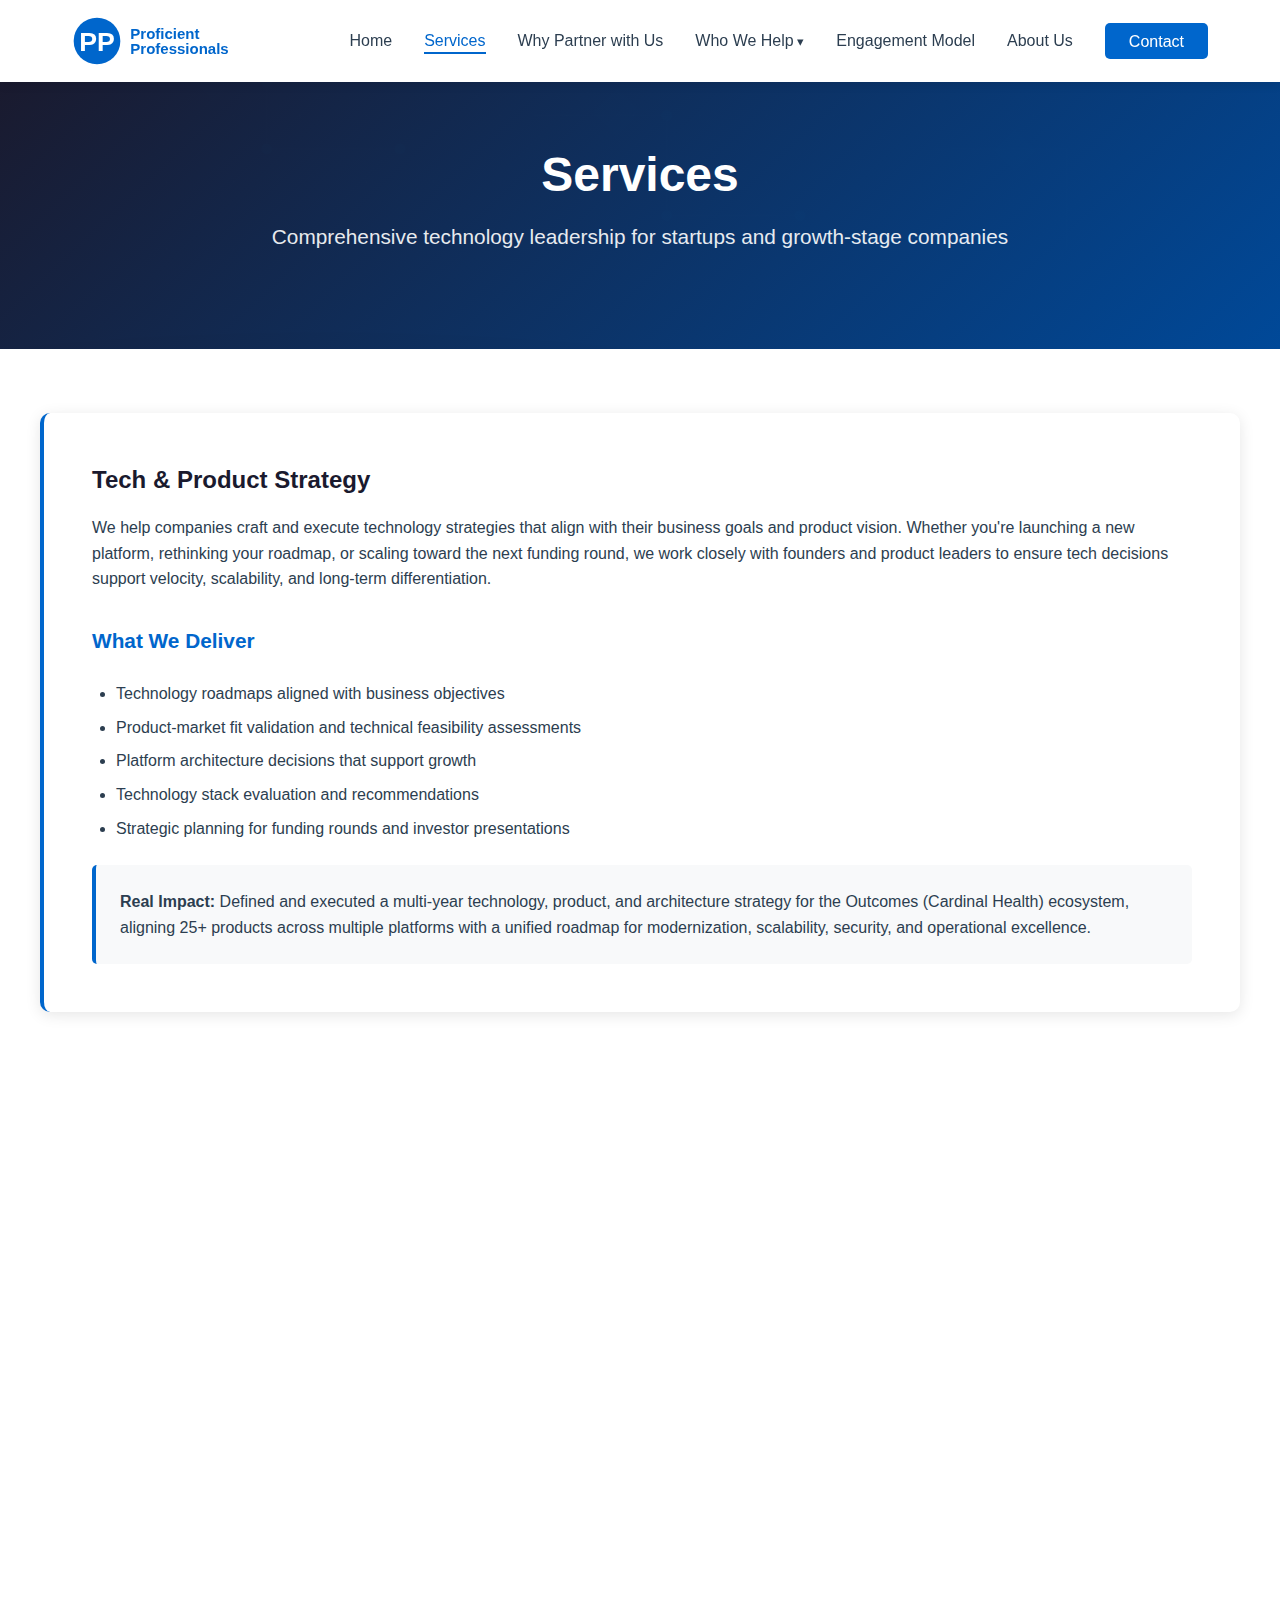
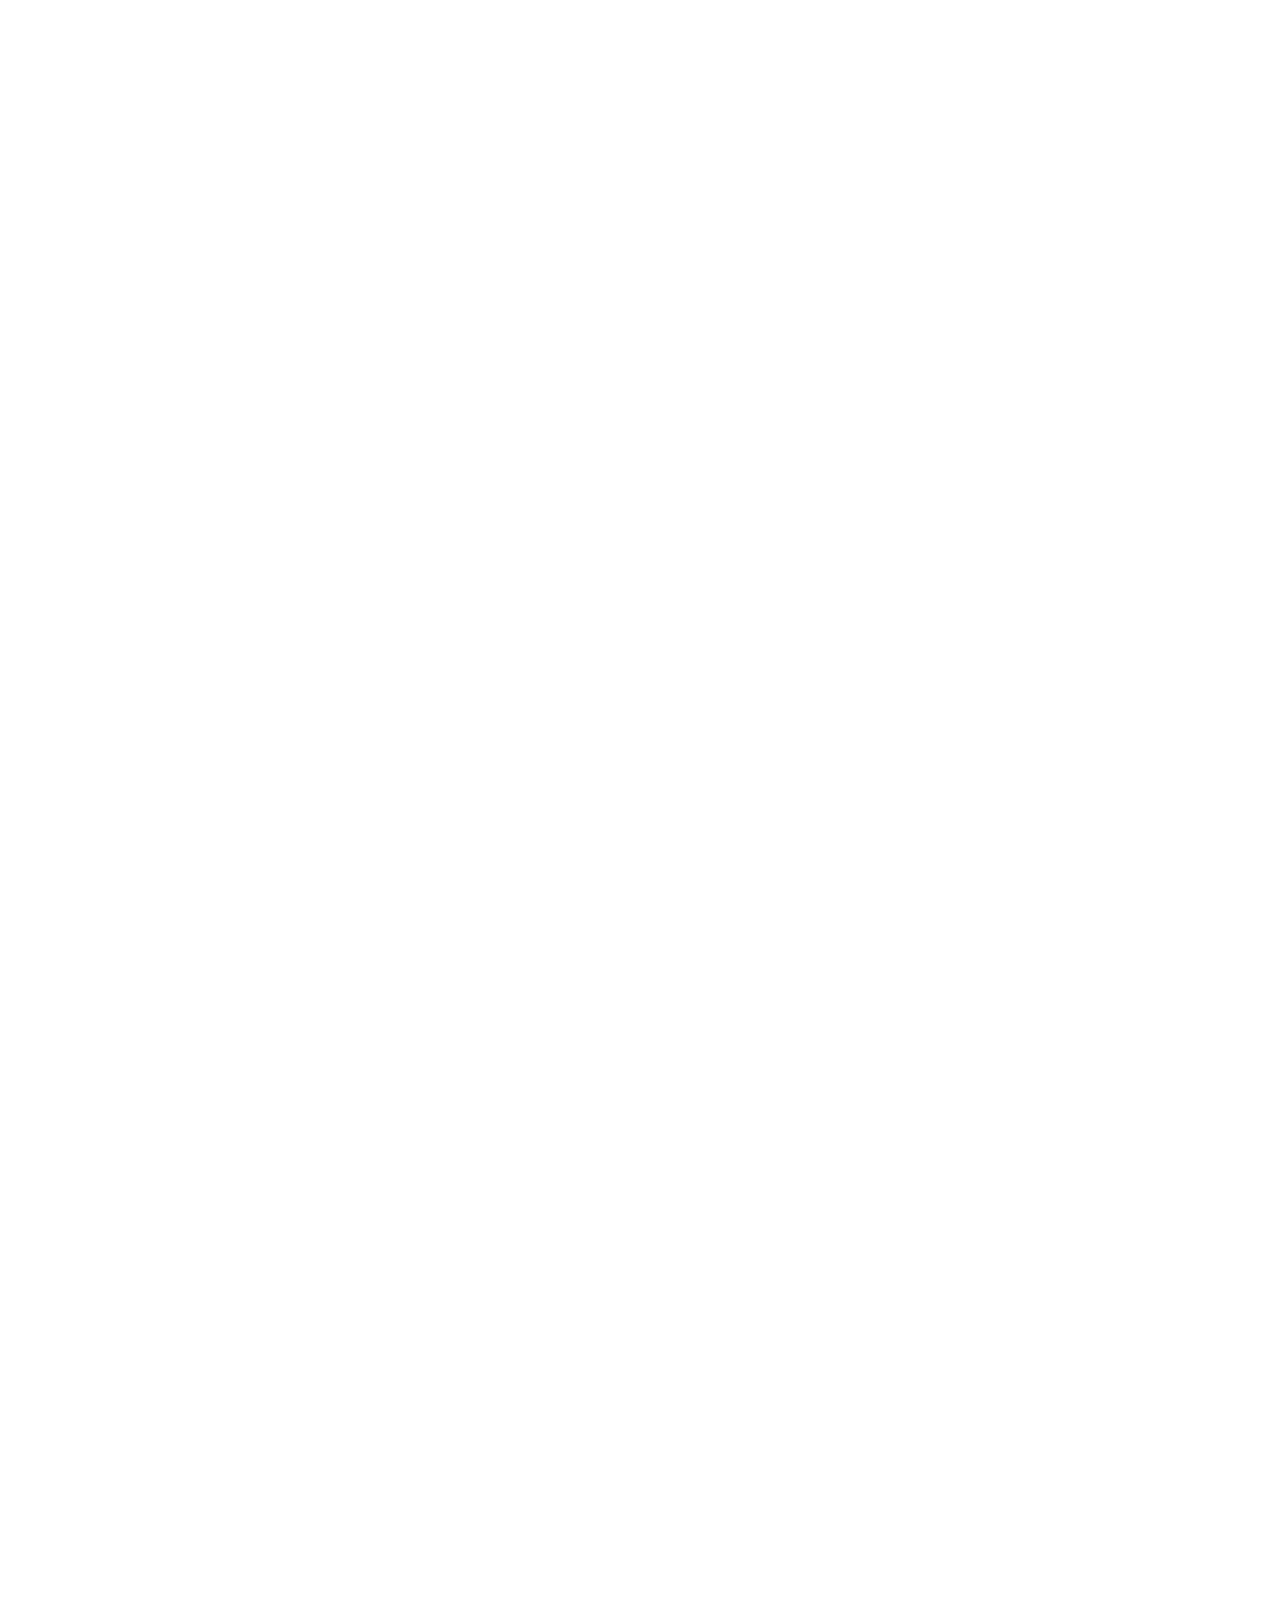
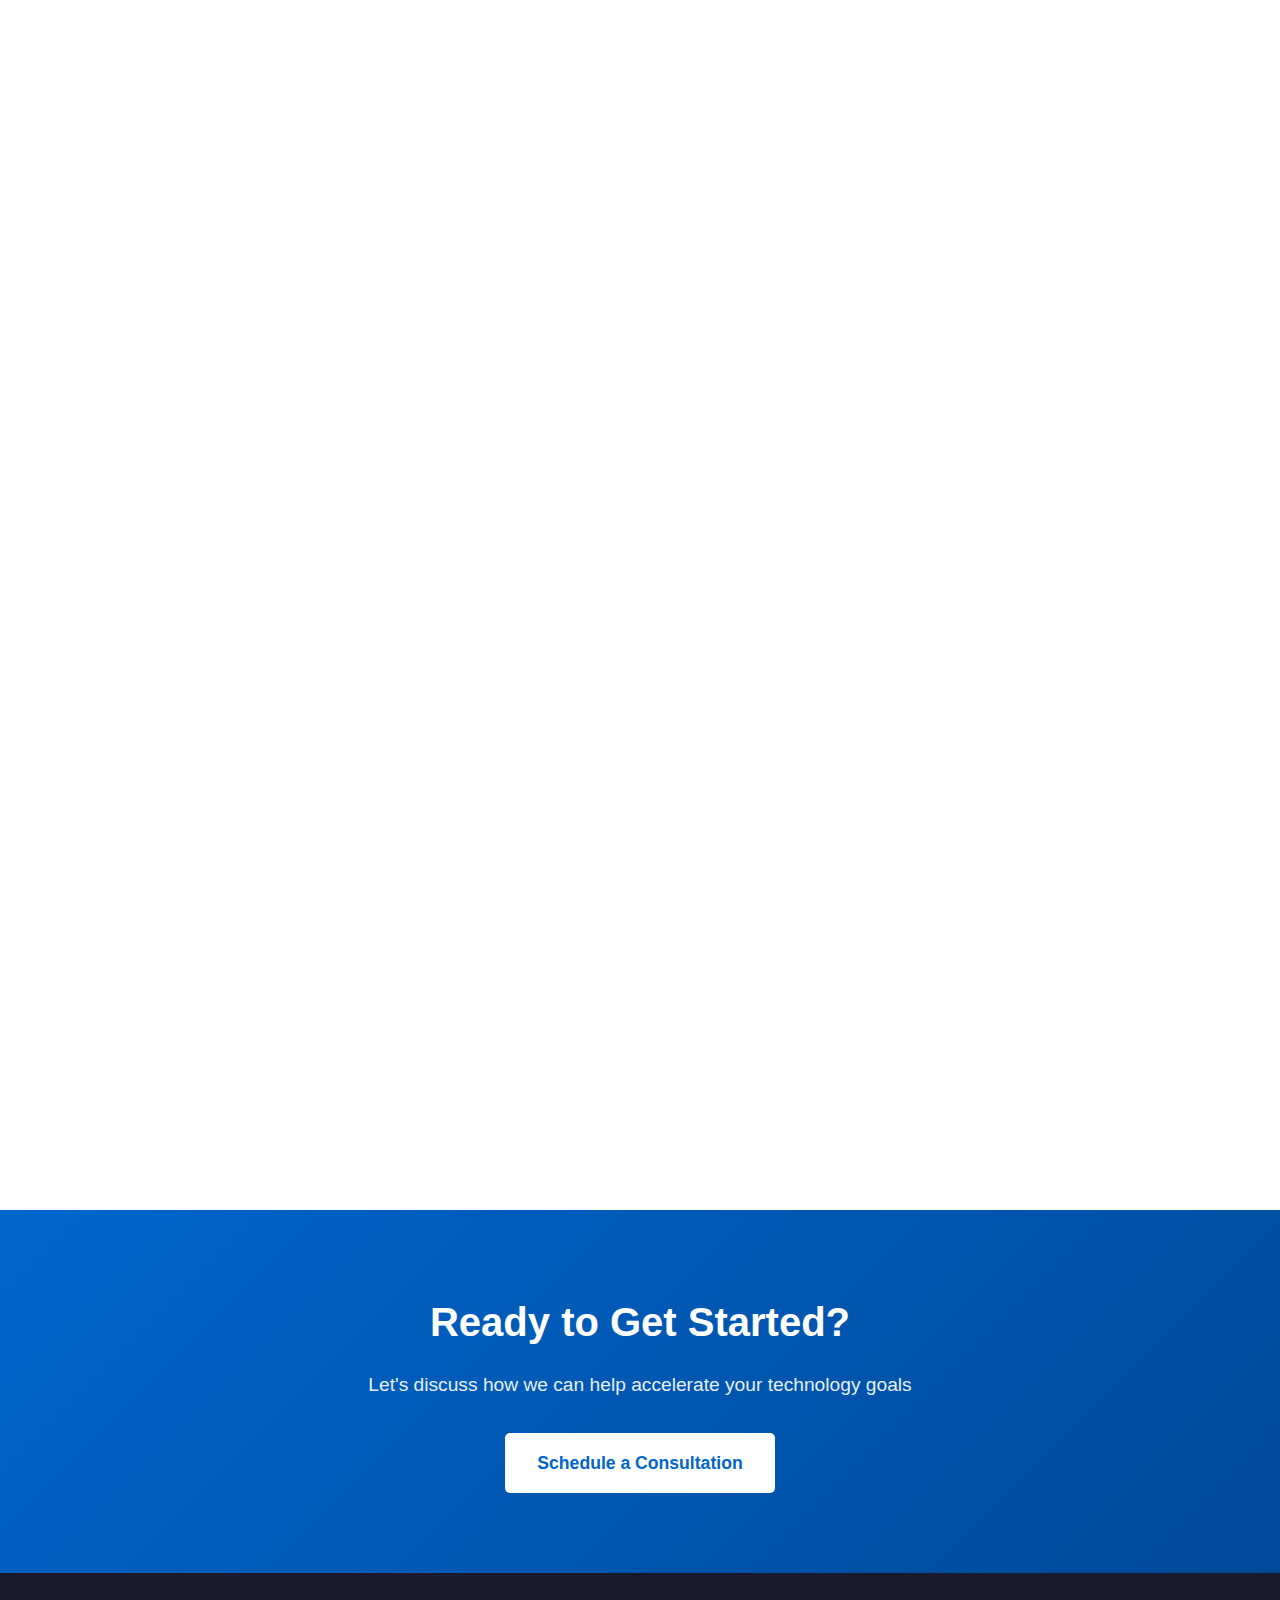
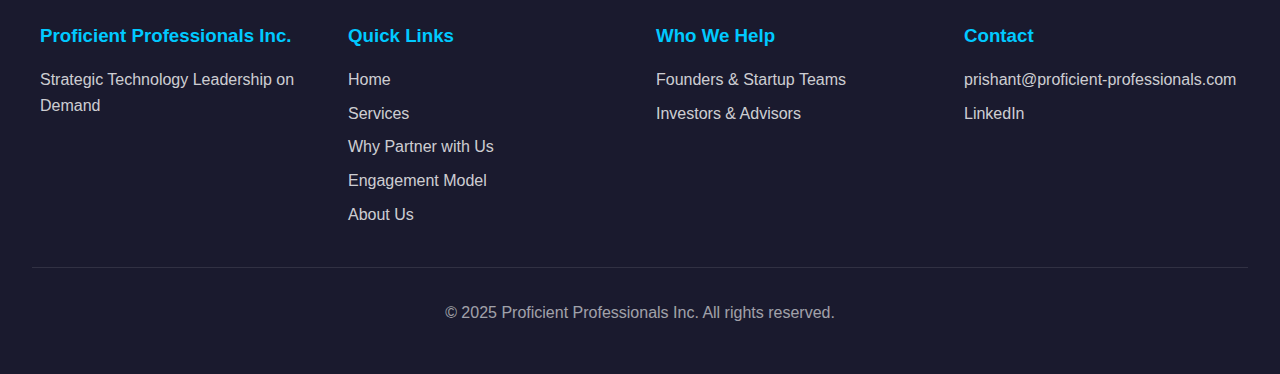
<file: services.html>
<!DOCTYPE html>
<html lang="en">
<head>
    <meta charset="UTF-8">
    <meta name="viewport" content="width=device-width, initial-scale=1.0">
    <title>Services | Proficient Professionals Inc.</title>
    <meta name="description" content="Strategic technology services including tech strategy, cloud modernization, AI automation, compliance, team development, and M&A support.">
    <link rel="icon" type="image/svg+xml" href="favicon.svg">
    <link rel="stylesheet" href="styles.css">
</head>
<body>
    <!-- Navigation -->
    <nav>
    <div class="nav-container">
        <a href="index.html" class="logo">
            <img src="logo.svg" alt="Proficient Professionals" style="height: 50px; display: block;">
        </a>
        <ul class="nav-links" id="navLinks">
            <li><a href="index.html">Home</a></li>
            <li><a href="services.html" class="active">Services</a></li>
            <li><a href="why-partner.html">Why Partner with Us</a></li>
            <li class="dropdown">
                <a href="#" class="dropdown-toggle">Who We Help</a>
                <ul class="dropdown-menu">
                    <li><a href="founders.html">Founders & Startup Teams</a></li>
                    <li><a href="investors.html">Investors & Advisors</a></li>
                </ul>
            </li>
            <li><a href="engagement.html">Engagement Model</a></li>
            <li><a href="about.html">About Us</a></li>
            <li><a href="contact.html" class="cta-btn">Contact</a></li>
        </ul>
        <div class="mobile-menu-toggle" id="mobileMenuToggle">
            <span></span>
            <span></span>
            <span></span>
        </div>
    </div>
</nav>

    <!-- Page Header -->
    <section class="hero" style="padding: 4rem 2rem;">
        <div class="hero-content">
            <h1>Services</h1>
            <p>Comprehensive technology leadership for startups and growth-stage companies</p>
        </div>
    </section>

    <!-- Services Detail -->
    <section>
        <div class="container">
            <!-- Service 1 -->
            <div class="service-detail" id="strategy">
              <!--  <div class="service-icon">🎯</div> -->
                <h2>Tech & Product Strategy</h2>
                <p>We help companies craft and execute technology strategies that align with their business goals and product vision. Whether you're launching a new platform, rethinking your roadmap, or scaling toward the next funding round, we work closely with founders and product leaders to ensure tech decisions support velocity, scalability, and long-term differentiation.</p>
                
                <h3>What We Deliver</h3>
                <ul>
                    <li>Technology roadmaps aligned with business objectives</li>
                    <li>Product-market fit validation and technical feasibility assessments</li>
                    <li>Platform architecture decisions that support growth</li>
                    <li>Technology stack evaluation and recommendations</li>
                    <li>Strategic planning for funding rounds and investor presentations</li>
                </ul>
                <div class="service-highlight">
                    <strong>Real Impact:</strong> Defined and executed a multi-year technology, product, and architecture strategy for the Outcomes (Cardinal Health) ecosystem, aligning 25+ products across multiple platforms with a unified roadmap for modernization, scalability, security, and operational excellence.
                </div>

                
            </div>

            <!-- Service 2 -->
            <div class="service-detail" id="cloud"> 
              <!--  <div class="service-icon">☁️</div> -->
                <h2>Cloud & DevOps Modernization</h2>
                <p>Modern infrastructure is key to performance and cost efficiency. We guide teams through cloud architecture improvements, CI/CD pipeline design, and infrastructure-as-code adoption—helping you reduce spend, improve uptime, and build resilient, scalable systems that support your growth.</p>
                
                <h3>What We Deliver</h3>
                <ul>
                    <li>Cloud architecture design and optimization (AWS, Azure, GCP)</li>
                    <li>CI/CD pipeline implementation and automation</li>
                    <li>Infrastructure-as-code adoption (Terraform, CloudFormation)</li>
                    <li>Cost optimization and resource management</li>
                    <li>DevOps practices and tooling implementation</li>
                    <li>Site reliability engineering (SRE) frameworks</li>
                </ul>
                
                <div class="service-highlight">
                    <strong>Real Impact:</strong> Drove a 25% reduction in cloud infrastructure spend at HomeTown Ticketing while transforming the platform into a highly resilient, observable, and operationally mature system.
                </div>
            </div>

            <!-- Service 3 -->
            <div class="service-detail" id="ai">
              <!--  <div class="service-icon">🤖</div> -->
                <h2>AI & Intelligent Automation</h2>
                <p>We help teams identify the right opportunities to apply AI and automation—whether it's NLP for document processing, predictive analytics for business workflows, or integrating LLMs to streamline operations. We can lead implementation from concept to production, ensuring measurable ROI and ethical integration.</p>
                
                <h3>What We Deliver</h3>
                <ul>
                    <li>AI/ML strategy and use case identification</li>
                    <li>NLP for document classification and text extraction</li>
                    <li>Predictive analytics and business intelligence</li>
                    <li>LLM integration and prompt engineering</li>
                    <li>Automation workflow design and implementation</li>
                    <li>ML ops and model deployment frameworks</li>
                </ul>
                
                <div class="service-highlight">
                    <strong>Real Impact:</strong> Implemented AI-driven document classification at Mesh Health Solutions, reducing prior authorization processing time by 60%.
                </div>
            </div>

            <!-- Service 4 -->
            <div class="service-detail" id="compliance">
            <!--    <div class="service-icon">🔒</div> -->
                <h2>Compliance & Risk Governance</h2>
                <p>From HIPAA and SOC 2 to security architecture reviews, we support organizations in building trust through compliance readiness. We help teams assess gaps, align with standards, and implement best practices in data security, privacy, and operational governance—without slowing down product delivery.</p>
                
                <h3>What We Deliver</h3>
                <ul>
                    <li>SOC 2, HIPAA, and HiTrust compliance roadmaps</li>
                    <li>Security architecture reviews and hardening</li>
                    <li>Compliance gap analysis and remediation planning</li>
                    <li>Data privacy and governance frameworks</li>
                    <li>Vendor security assessments</li>
                    <li>Audit preparation and support</li>
                </ul>
                
                <div class="service-highlight">
                    <strong>Current Engagement:</strong> Leading SOC 1 and HiTrust certification initiatives at Mesh Health Solutions for enterprise customer readiness.
                </div>
            </div>

            <!-- Service 5 -->
            <div class="service-detail" id="team">
              <!--  <div class="service-icon">👥</div> -->
                <h2>Engineering Team Development</h2>
                <p>We specialize in building and mentoring high-performing engineering teams—from team structure and hiring strategy to defining tech leadership, leveling frameworks, and dev culture. Whether you're growing from 5 to 50 engineers or need to unlock productivity, we will help you set the right foundation.</p>
                
                <h3>What We Deliver</h3>
                <ul>
                    <li>Engineering organization design and structure</li>
                    <li>Technical hiring strategy and interview frameworks</li>
                    <li>Team leveling and career progression frameworks</li>
                    <li>Agile/Scrum implementation and process optimization</li>
                    <li>Engineering culture development and best practices</li>
                    <li>Leadership mentorship and team coaching</li>
                    <li>Performance metrics and KPI establishment</li>
                </ul>
                
                <div class="service-highlight">
                    <strong>Experience:</strong> Built and scaled product and engineering teams at Outcomes(Cardinal Health), HomeTown Ticketing, and Manta Media, driving execution excellence and strong engineering culture.
                </div>
            </div>

            <!-- Service 6 -->
            <div class="service-detail" id="investments">
              <!--  <div class="service-icon">📊</div> -->
                <h2>Technology Investments & M&A Integrations</h2>
                <p>We work with founders and investors to support technical due diligence, post-acquisition integration, and growth-stage platform alignment. This includes vendor evaluations, architectural reviews, and aligning tech teams during high-stakes transitions—so you scale without surprises.</p>
                
                <h3>What We Deliver</h3>
                <ul>
                    <li>Technical due diligence and risk assessments</li>
                    <li>Architecture quality evaluation and scoring</li>
                    <li>Technology debt quantification and analysis</li>
                    <li>Post-acquisition integration planning and execution</li>
                    <li>Platform consolidation strategies</li>
                    <li>Technology team assessment and retention planning</li>
                </ul>
                
                <div class="service-highlight">
                    <strong>Real Impact:</strong> Led successful TicketSpicket.com acquisition integration at HomeTown Ticketing ensuring strong customer retention and continuity of service. Conducted 10+ M&A technical assessments at Cardinal Health.
                </div>
            </div>
        </div>
    </section>

    <!-- CTA -->
    <section class="cta-section">
        <div class="container">
            <h2>Ready to Get Started?</h2>
            <p>Let's discuss how we can help accelerate your technology goals</p>
            <div style="margin-top: 2rem;">
                <a href="contact.html" class="btn-primary" style="background: white; color: var(--primary);">Schedule a Consultation</a>
            </div>
        </div>
    </section>

    <!-- Footer -->
 <footer>
    <div class="footer-content">
        <div class="footer-section">
            <h3>Proficient Professionals Inc.</h3>
            <p style="color: rgba(255,255,255,0.8); margin-top: 1rem;">Strategic Technology Leadership on Demand</p>
        </div>
        <div class="footer-section">
            <h3>Quick Links</h3>
            <ul>
                <li><a href="index.html">Home</a></li>
                <li><a href="services.html">Services</a></li>
                <li><a href="why-partner.html">Why Partner with Us</a></li>
                <li><a href="engagement.html">Engagement Model</a></li>
                <li><a href="about.html">About Us</a></li>
            </ul>
        </div>
        <div class="footer-section">
            <h3>Who We Help</h3>
            <ul>
                <li><a href="founders.html">Founders & Startup Teams</a></li>
                <li><a href="investors.html">Investors & Advisors</a></li>
            </ul>
        </div>
        <div class="footer-section">
            <h3>Contact</h3>
            <ul>
                <li><a href="mailto:prishant@proficient-professionals.com">prishant@proficient-professionals.com</a></li>
                <li><a href="https://www.linkedin.com/in/prishant-mantrao/" target="_blank">LinkedIn</a></li>
            </ul>
        </div>
    </div>
    <div class="footer-bottom">
        <p>&copy; 2025 Proficient Professionals Inc. All rights reserved.</p>
    </div>
</footer>

    <script src="script.js"></script>
</body>
</html>
</file>
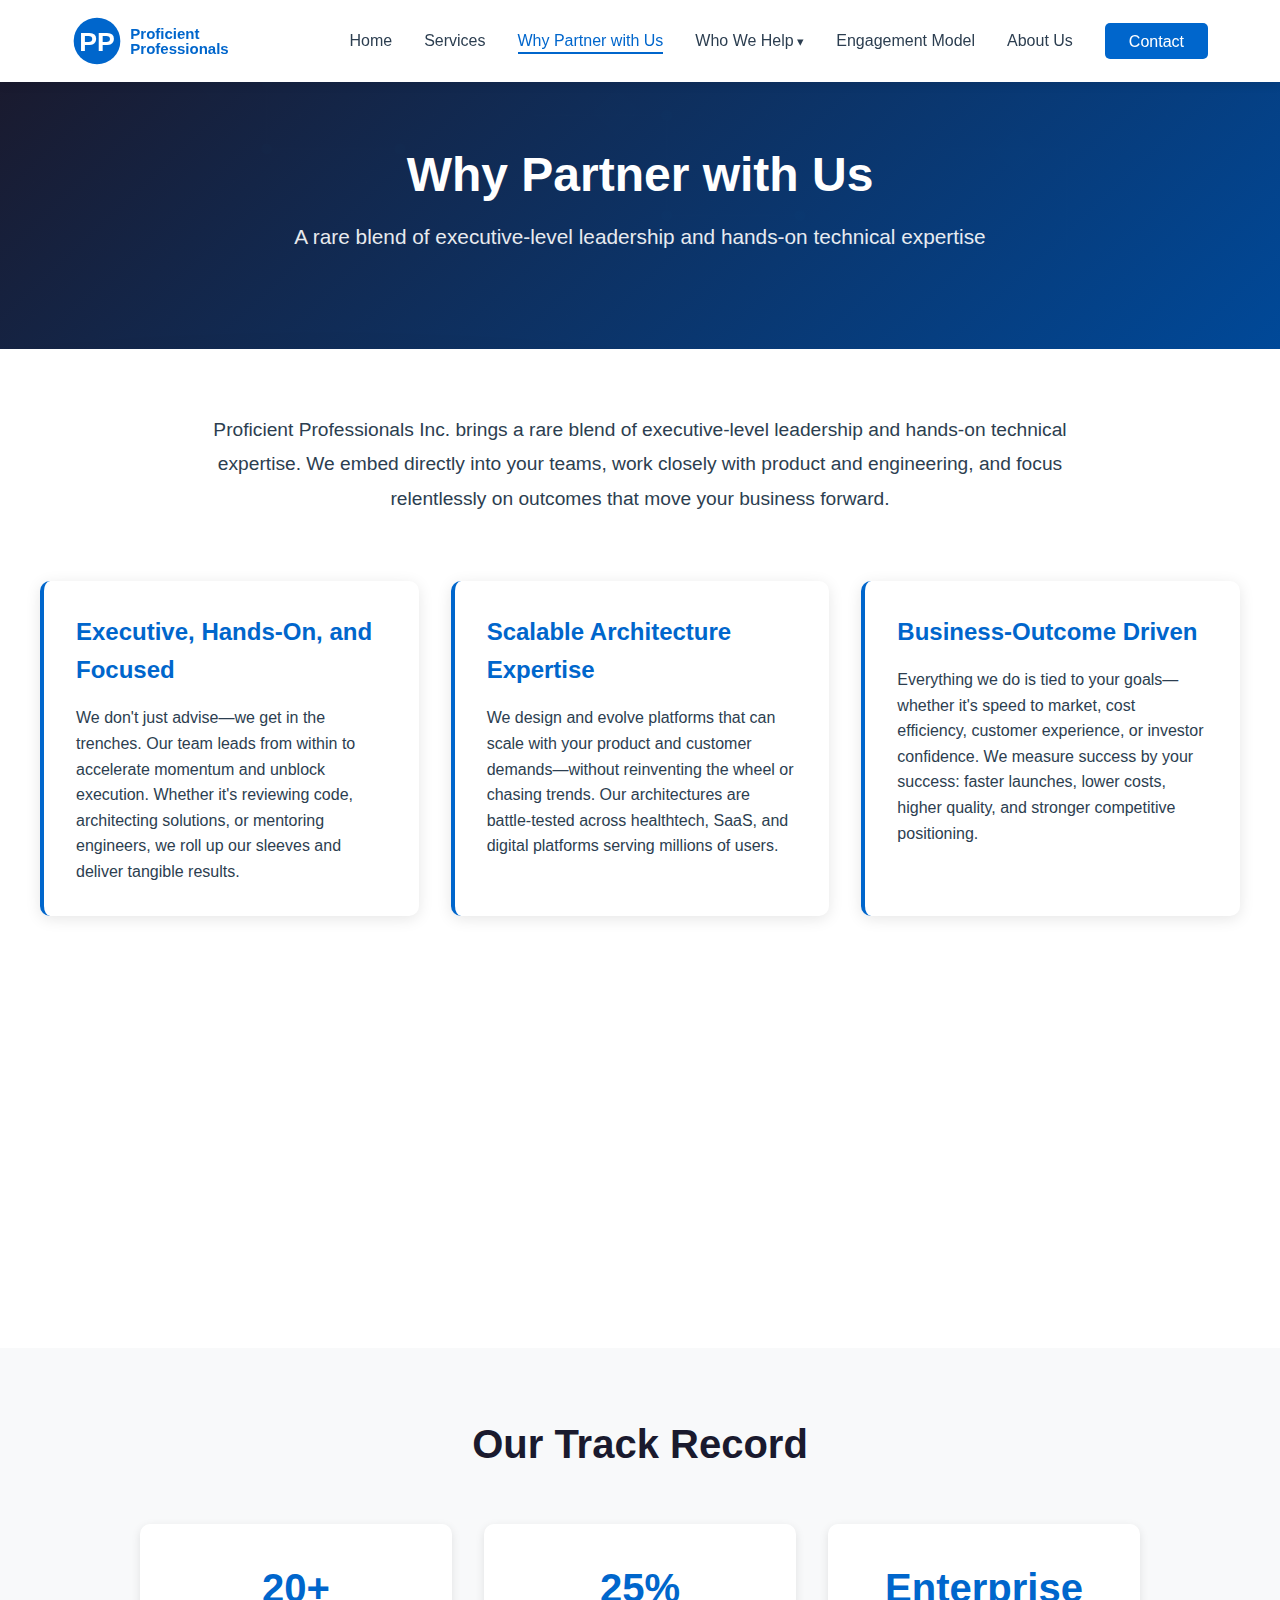
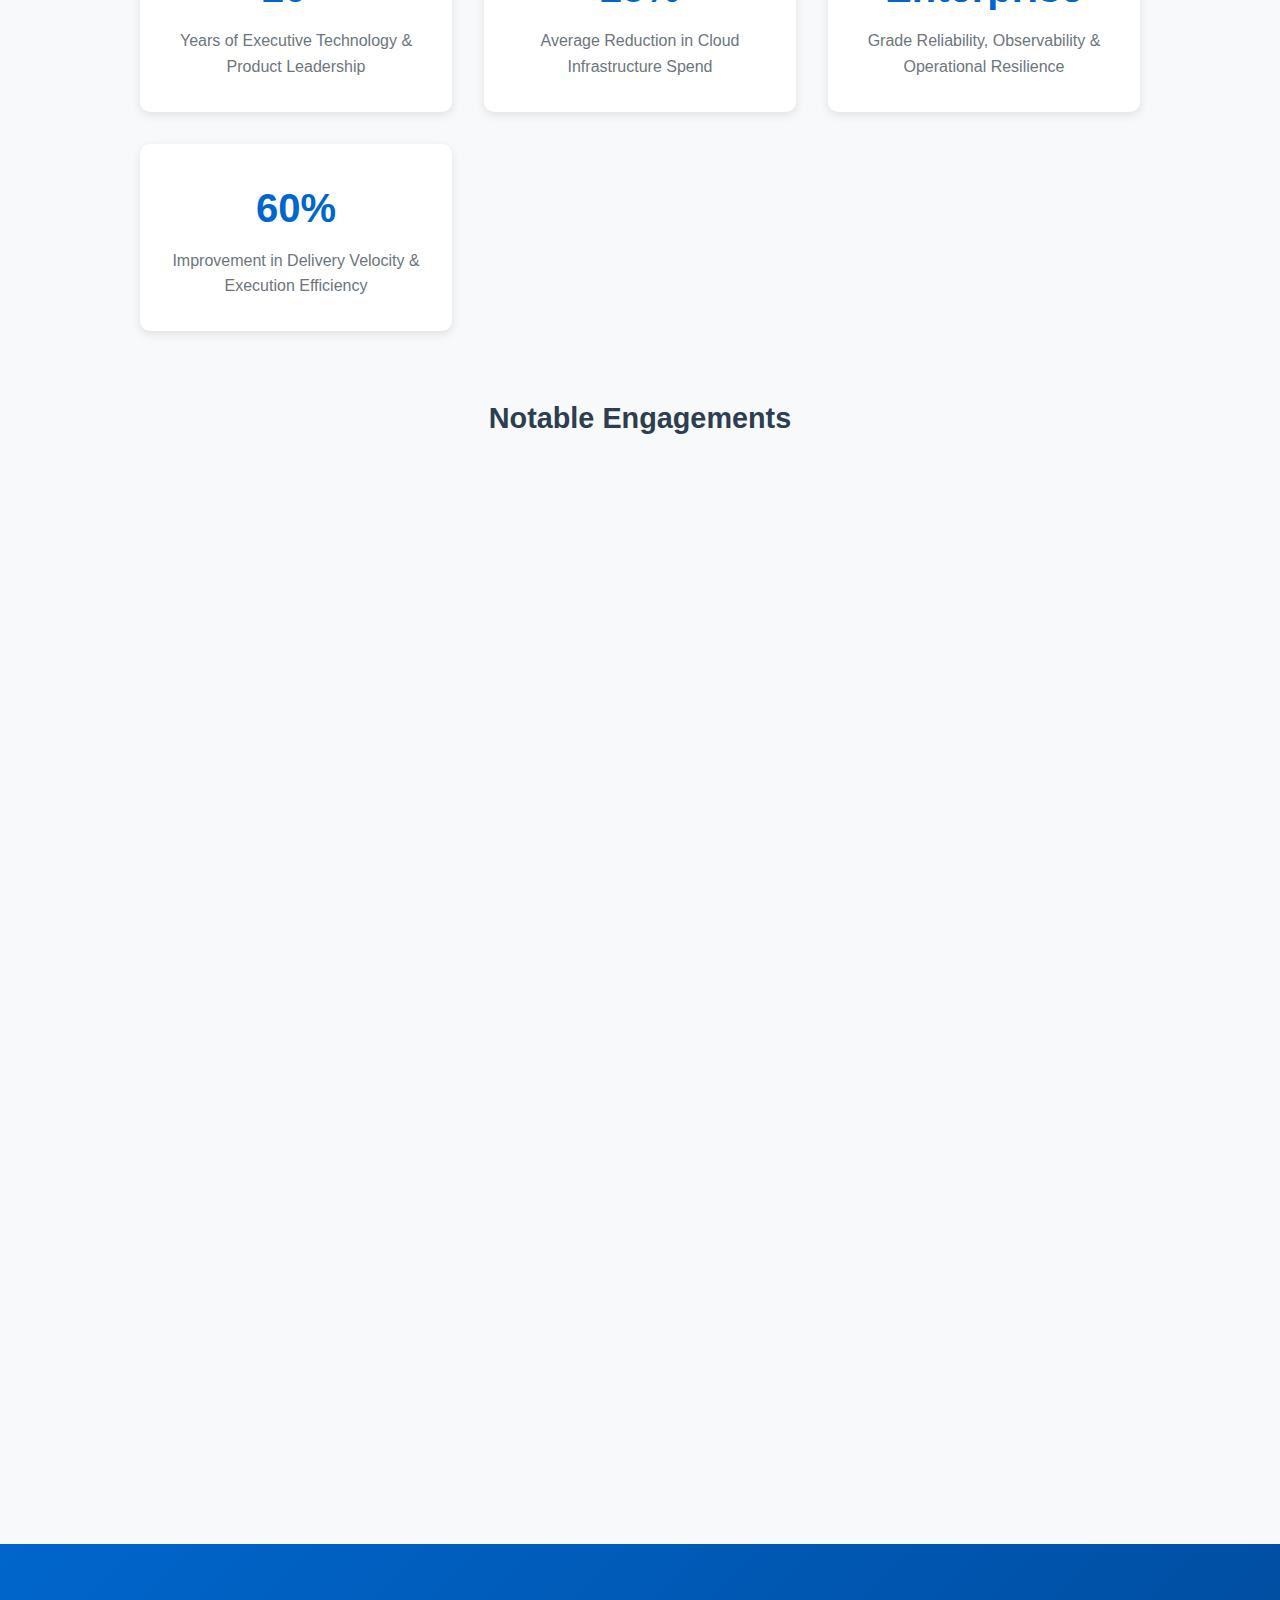
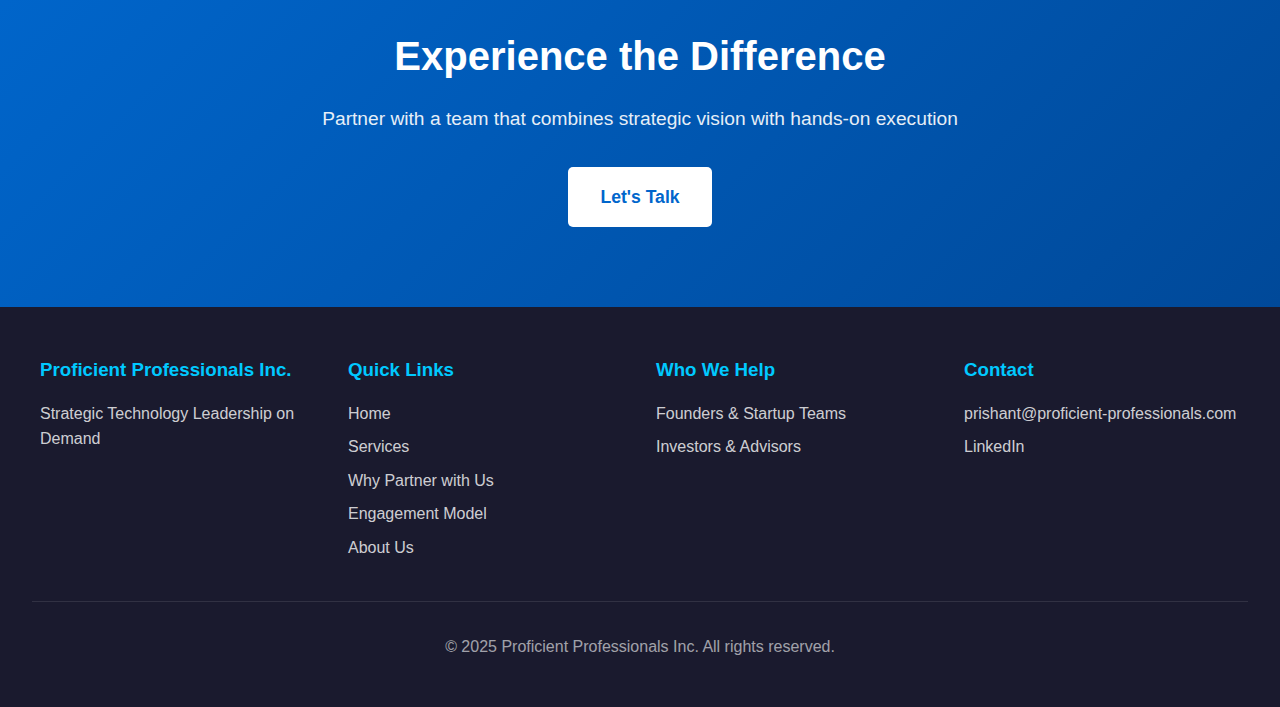
<file: why-partner.html>
<!DOCTYPE html>
<html lang="en">
<head>
    <meta charset="UTF-8">
    <meta name="viewport" content="width=device-width, initial-scale=1.0">
    <title>Why Partner with Us | Proficient Professionals Inc.</title>
    <meta name="description" content="Executive-level leadership with hands-on technical expertise. We embed directly into your teams and focus on outcomes that move your business forward.">
    <link rel="icon" type="image/svg+xml" href="favicon.svg">
    <link rel="stylesheet" href="styles.css">
</head>
<body>
    <!-- Navigation -->
    <nav>
    <div class="nav-container">
        <a href="index.html" class="logo">
            <img src="logo.svg" alt="Proficient Professionals" style="height: 50px; display: block;">
        </a>
        <ul class="nav-links" id="navLinks">
            <li><a href="index.html">Home</a></li>
            <li><a href="services.html">Services</a></li>
            <li><a href="why-partner.html" class="active">Why Partner with Us</a></li>
            <li class="dropdown">
                <a href="#" class="dropdown-toggle">Who We Help</a>
                <ul class="dropdown-menu">
                    <li><a href="founders.html">Founders & Startup Teams</a></li>
                    <li><a href="investors.html">Investors & Advisors</a></li>
                </ul>
            </li>
            <li><a href="engagement.html">Engagement Model</a></li>
            <li><a href="about.html">About Us</a></li>
            <li><a href="contact.html" class="cta-btn">Contact</a></li>
        </ul>
        <div class="mobile-menu-toggle" id="mobileMenuToggle">
            <span></span>
            <span></span>
            <span></span>
        </div>
    </div>
</nav>

    <!-- Page Header -->
    <section class="hero" style="padding: 4rem 2rem;">
        <div class="hero-content">
            <h1>Why Partner with Us</h1>
            <p>A rare blend of executive-level leadership and hands-on technical expertise</p>
        </div>
    </section>

    <!-- Main Content -->
    <section>
        <div class="container">
            <div style="max-width: 900px; margin: 0 auto 4rem;">
                <p style="font-size: 1.2rem; line-height: 1.8; color: var(--text); text-align: center;">
                    Proficient Professionals Inc. brings a rare blend of executive-level leadership and hands-on technical expertise. We embed directly into your teams, work closely with product and engineering, and focus relentlessly on outcomes that move your business forward.
                </p>
            </div>

            <div class="value-grid">
                <div class="value-card">
                 <!--   <div class="value-icon">🎯</div>  -->
                    <h3>Executive, Hands-On, and Focused</h3>
                    <p>We don't just advise—we get in the trenches. Our team leads from within to accelerate momentum and unblock execution. Whether it's reviewing code, architecting solutions, or mentoring engineers, we roll up our sleeves and deliver tangible results.</p>
                </div>

                <div class="value-card">
                  <!--  <div class="value-icon">🏗️</div> -->
                    <h3>Scalable Architecture Expertise</h3>
                    <p>We design and evolve platforms that can scale with your product and customer demands—without reinventing the wheel or chasing trends. Our architectures are battle-tested across healthtech, SaaS, and digital platforms serving millions of users.</p>
                </div>

                <div class="value-card">
                  <!--  <div class="value-icon">📈</div> -->
                    <h3>Business-Outcome Driven</h3>
                    <p>Everything we do is tied to your goals—whether it's speed to market, cost efficiency, customer experience, or investor confidence. We measure success by your success: faster launches, lower costs, higher quality, and stronger competitive positioning.</p>
                </div>

                <div class="value-card">
                  <!--  <div class="value-icon">⚡</div> -->
                    <h3>Proven History of Rapid Impact</h3>
                    <p>From platform overhauls and AI rollouts to M&A tech integrations, we've delivered meaningful outcomes fast—across healthtech, SaaS, and digital platforms. Our track record speaks for itself: 25% cost reductions, 10x scalability improvements, 60% efficiency gains.</p>
                </div>
            </div>
        </div>
    </section>

    <!-- Track Record -->
    <section style="background: var(--gray);">
        <div class="container">
            <h2 class="section-title">Our Track Record</h2>
            <div class="stats-container" style="max-width: 1000px; margin: 0 auto;">
                <div class="stat-box">
            <div class="stat-number">20+</div>
            <div class="stat-label">Years of Executive Technology & Product Leadership</div>
        </div>

        <div class="stat-box">
            <div class="stat-number">25%</div>
            <div class="stat-label">Average Reduction in Cloud Infrastructure Spend</div>
        </div>

        <div class="stat-box">
            <div class="stat-number">Enterprise</div>
            <div class="stat-label">Grade Reliability, Observability & Operational Resilience</div>
        </div>

        <div class="stat-box">
            <div class="stat-number">60%</div>
            <div class="stat-label">Improvement in Delivery Velocity & Execution Efficiency</div>
        </div>
            </div>

            <div style="margin-top: 4rem;">
                <h3 style="text-align: center; margin-bottom: 2rem; font-size: 1.8rem;">Notable Engagements</h3>
                <div class="service-detail">
                    <h3>Mesh Health Solutions (Current)</h3>
                    <p><strong>Role:</strong> Fractional CTO</p>
                    <p>Leading AI-driven transformation of Prior Authorization platform. Implementing document classification, Clinical NLP, and predictive models. Driving SOC1 and HiTrust certification. Supporting Series A fundraising with technology validation.</p>
                    <p><strong>Impact:</strong> 60% reduction in processing time, platform scaled to support both provider and payer segments, successfully supported Series A fundraising.</p>
                </div>

                <div class="service-detail">
                    <h3>HomeTown Ticketing</h3>
                    <p><strong>Role:</strong> Chief Technology Officer</p>
                    <p>Led technology transformation and M&A integration. Migrated from monolithic legacy system to API-driven microservices. Built real-time analytics platform using Snowflake. Led TicketSpicket.com acquisition integration.</p>
                    <p><strong>Impact:</strong> 25% lower infrastructure costs. Enterprise-grade scale and resilience. Seamless acquisition integration.</p>
                </div>

                <div class="service-detail">
                    <h3>Cardinal Health / Fuse</h3>
                    <p><strong>Role:</strong> Head of Architecture, Director Product & Technology</p>
                    <p>Directed technology strategy and ecosystem architecture for 20+ product teams. Led development for longitudinal Patient Repository Platform enabling AI-driven insights. Implemented event-driven architecture for real-time data integrity. Conducted M&A technical due diligence for 10+ targets.</p>
                    <p><strong>Impact:</strong> Unified architecture across enterprise, 99.99% data integrity, 35% engineering productivity increase.</p>
                </div>
            </div>
        </div>
    </section>

    <!-- CTA -->
    <section class="cta-section">
        <div class="container">
            <h2>Experience the Difference</h2>
            <p>Partner with a team that combines strategic vision with hands-on execution</p>
            <div style="margin-top: 2rem;">
                <a href="contact.html" class="btn-primary" style="background: white; color: var(--primary);">Let's Talk</a>
            </div>
        </div>
    </section>

    <!-- Footer -->
 <footer>
    <div class="footer-content">
        <div class="footer-section">
            <h3>Proficient Professionals Inc.</h3>
            <p style="color: rgba(255,255,255,0.8); margin-top: 1rem;">Strategic Technology Leadership on Demand</p>
        </div>
        <div class="footer-section">
            <h3>Quick Links</h3>
            <ul>
                <li><a href="index.html">Home</a></li>
                <li><a href="services.html">Services</a></li>
                <li><a href="why-partner.html">Why Partner with Us</a></li>
                <li><a href="engagement.html">Engagement Model</a></li>
                <li><a href="about.html">About Us</a></li>
            </ul>
        </div>
        <div class="footer-section">
            <h3>Who We Help</h3>
            <ul>
                <li><a href="founders.html">Founders & Startup Teams</a></li>
                <li><a href="investors.html">Investors & Advisors</a></li>
            </ul>
        </div>
        <div class="footer-section">
            <h3>Contact</h3>
            <ul>
                <li><a href="mailto:prishant@proficient-professionals.com">prishant@proficient-professionals.com</a></li>
                <li><a href="https://www.linkedin.com/in/prishant-mantrao/" target="_blank">LinkedIn</a></li>
            </ul>
        </div>
    </div>
    <div class="footer-bottom">
        <p>&copy; 2025 Proficient Professionals Inc. All rights reserved.</p>
    </div>
</footer>
    <script src="script.js"></script>
</body>
</html>
</file>
<file: styles.css>
* {
    margin: 0;
    padding: 0;
    box-sizing: border-box;
}

:root {
    --primary: #0066cc;
    --primary-dark: #004999;
    --secondary: #00c9ff;
    --dark: #1a1a2e;
    --gray: #f8f9fa;
    --text: #2c3e50;
    --light-text: #6c757d;
    --success: #28a745;
}

body {
    font-family: 'Segoe UI', Tahoma, Geneva, Verdana, sans-serif;
    line-height: 1.6;
    color: var(--text);
}

/* Navigation */
nav {
    background: white;
    box-shadow: 0 2px 10px rgba(0,0,0,0.1);
    position: sticky;
    top: 0;
    z-index: 1000;
}

.nav-container {
    max-width: 1200px;
    margin: 0 auto;
    display: flex;
    justify-content: space-between;
    align-items: center;
    padding: 1rem 2rem;
}

.logo {
    font-size: 1.5rem;
    font-weight: bold;
    color: var(--primary);
    text-decoration: none;
    margin-right: auto;
    padding-right: 3rem;
}

.nav-links {
    display: flex;
    list-style: none;
    gap: 2rem;
    align-items: center;
}

.nav-links a {
    text-decoration: none;
    color: var(--text);
    font-weight: 500;
    transition: color 0.3s;
    position: relative;
}

.nav-links a:hover,
.nav-links a.active {
    color: var(--primary);
}

.nav-links a.active::after {
    content: '';
    position: absolute;
    bottom: -5px;
    left: 0;
    width: 100%;
    height: 2px;
    background: var(--primary);
}

.cta-btn {
    background: var(--primary) !important;
    color: white !important;
    padding: 0.6rem 1.5rem;
    border-radius: 5px;
    transition: background 0.3s;
}

.cta-btn:hover {
    background: var(--primary-dark) !important;
}

.mobile-menu-toggle {
    display: none;
    flex-direction: column;
    gap: 4px;
    cursor: pointer;
}

.mobile-menu-toggle span {
    width: 25px;
    height: 3px;
    background: var(--primary);
    transition: 0.3s;
}

/* Hero Section */
.hero {
    background: linear-gradient(135deg, rgba(26,26,46,0.95) 0%, rgba(0,73,153,0.95) 100%), url('hero-bg.svg');
    background-size: cover;
    background-position: center;
    color: white;
    padding: 6rem 2rem;
    text-align: center;
}

.hero-content {
    max-width: 900px;
    margin: 0 auto;
}

.hero h1 {
    font-size: 3rem;
    margin-bottom: 1rem;
    line-height: 1.2;
}

.hero p {
    font-size: 1.3rem;
    margin-bottom: 2rem;
    opacity: 0.9;
}

.hero-buttons {
    display: flex;
    gap: 1rem;
    justify-content: center;
    flex-wrap: wrap;
}

.btn-primary, .btn-secondary {
    padding: 1rem 2rem;
    font-size: 1.1rem;
    border-radius: 5px;
    text-decoration: none;
    font-weight: 600;
    transition: all 0.3s;
    display: inline-block;
}

.btn-primary {
    background: var(--secondary);
    color: var(--dark);
}

.btn-primary:hover {
    transform: translateY(-2px);
    box-shadow: 0 5px 15px rgba(0,201,255,0.3);
}

.btn-secondary {
    background: transparent;
    color: white;
    border: 2px solid white;
}

.btn-secondary:hover {
    background: white;
    color: var(--dark);
}

/* Stats Section */
.stats {
    background: var(--gray);
    padding: 3rem 2rem;
}

.stats-container {
    max-width: 1200px;
    margin: 0 auto;
    display: grid;
    grid-template-columns: repeat(auto-fit, minmax(250px, 1fr));
    gap: 2rem;
    text-align: center;
}

.stat-box {
    background: white;
    padding: 2rem;
    border-radius: 10px;
    box-shadow: 0 3px 10px rgba(0,0,0,0.1);
    transition: transform 0.3s;
}

.stat-box:hover {
    transform: translateY(-5px);
}

.stat-number {
    font-size: 2.5rem;
    font-weight: bold;
    color: var(--primary);
    margin-bottom: 0.5rem;
}

.stat-label {
    color: var(--light-text);
    font-size: 1rem;
}

/* Section Styles */
section {
    padding: 4rem 2rem;
}

.container {
    max-width: 1200px;
    margin: 0 auto;
}

.section-title {
    text-align: center;
    font-size: 2.5rem;
    margin-bottom: 3rem;
    color: var(--dark);
}

.section-subtitle {
    text-align: center;
    font-size: 1.2rem;
    color: var(--light-text);
    margin-bottom: 3rem;
    max-width: 800px;
    margin-left: auto;
    margin-right: auto;
}

/* Value Proposition */
.value-grid {
    display: grid;
    grid-template-columns: repeat(auto-fit, minmax(300px, 1fr));
    gap: 2rem;
}

.value-card {
    background: white;
    padding: 2rem;
    border-radius: 10px;
    box-shadow: 0 3px 15px rgba(0,0,0,0.1);
    transition: transform 0.3s;
    border-left: 4px solid var(--primary);
}

.value-card:hover {
    transform: translateY(-5px);
    box-shadow: 0 5px 20px rgba(0,0,0,0.15);
    border-left-color: var(--secondary);
}

.value-icon {
    width: 50px;
    height: 50px;
    background: linear-gradient(135deg, var(--primary), var(--secondary));
    border-radius: 10px;
    display: flex;
    align-items: center;
    justify-content: center;
    margin-bottom: 1.5rem;
    color: white;
    font-size: 1.5rem;
    font-weight: bold;
}

.value-card h3 {
    color: var(--primary);
    margin-bottom: 1rem;
    font-size: 1.5rem;
}

/* Services Grid */
.services-grid {
    display: grid;
    grid-template-columns: repeat(auto-fit, minmax(350px, 1fr));
    gap: 2rem;
    margin-top: 2rem;
}

.service-card {
    background: white;
    border: 2px solid #e9ecef;
    border-radius: 10px;
    padding: 2rem;
    transition: all 0.3s;
    position: relative;
    overflow: hidden;
}

.service-card::before {
    content: '';
    position: absolute;
    top: 0;
    left: 0;
    width: 4px;
    height: 100%;
    background: var(--primary);
    transform: scaleY(0);
    transition: transform 0.3s;
}

.service-card:hover {
    border-color: var(--primary);
    box-shadow: 0 5px 20px rgba(0,102,204,0.1);
}

.service-card:hover::before {
    transform: scaleY(1);
}

.service-icon {
    width: 60px;
    height: 60px;
    border-radius: 12px;
    display: flex;
    align-items: center;
    justify-content: center;
    margin-bottom: 1.5rem;
    color: white;
    font-size: 1.5rem;
    font-weight: bold;
}

.service-card h3 {
    color: var(--dark);
    margin-bottom: 1rem;
    font-size: 1.3rem;
}

.service-card p {
    color: var(--light-text);
    margin-bottom: 1rem;
}

.service-link {
    color: var(--primary);
    text-decoration: none;
    font-weight: 600;
    display: inline-block;
    margin-top: 0.5rem;
    transition: transform 0.3s;
}

.service-link:hover {
    transform: translateX(5px);
}

/* Service Detail */
.service-detail {
    background: white;
    padding: 3rem;
    border-radius: 10px;
    box-shadow: 0 3px 15px rgba(0,0,0,0.1);
    margin-bottom: 3rem;
    border-left: 4px solid var(--primary);
}

.service-detail .service-icon {
    width: 70px;
    height: 70px;
    background: linear-gradient(135deg, var(--primary), var(--secondary));
    border-radius: 14px;
    display: flex;
    align-items: center;
    justify-content: center;
    margin-bottom: 1.5rem;
    color: white;
    font-size: 1.8rem;
    font-weight: bold;
}

.service-detail h2 {
    color: var(--dark);
    margin-bottom: 1rem;
}

.service-detail h3 {
    color: var(--primary);
    margin-bottom: 1.5rem;
    font-size: 1.3rem;
    margin-top: 2rem;
}

.service-detail ul {
    margin-left: 1.5rem;
    margin-bottom: 1.5rem;
}

.service-detail li {
    margin-bottom: 0.5rem;
    color: var(--text);
}

.service-highlight {
    background: var(--gray);
    padding: 1.5rem;
    border-radius: 5px;
    margin-top: 1.5rem;
    border-left: 4px solid var(--primary);
}

/* Case Study */
.case-study {
    background: var(--gray);
}

.case-content {
    background: white;
    border-radius: 10px;
    padding: 3rem;
    box-shadow: 0 3px 15px rgba(0,0,0,0.1);
    margin-bottom: 3rem;
}

.case-header {
    display: flex;
    justify-content: space-between;
    align-items: center;
    margin-bottom: 2rem;
    flex-wrap: wrap;
    gap: 1rem;
}

.case-tag {
    background: var(--primary);
    color: white;
    padding: 0.5rem 1rem;
    border-radius: 5px;
    font-size: 0.9rem;
}

.results-grid {
    display: grid;
    grid-template-columns: repeat(auto-fit, minmax(250px, 1fr));
    gap: 1.5rem;
    margin-top: 2rem;
}

.result-item {
    display: flex;
    align-items: flex-start;
    gap: 1rem;
}

.checkmark {
    color: var(--success);
    font-size: 1.5rem;
    flex-shrink: 0;
}

/* CTA Section */
.cta-section {
    background: linear-gradient(135deg, var(--primary) 0%, var(--primary-dark) 100%);
    color: white;
    text-align: center;
    padding: 5rem 2rem;
}

.cta-section h2 {
    font-size: 2.5rem;
    margin-bottom: 1rem;
}

.cta-section p {
    font-size: 1.2rem;
    margin-bottom: 2rem;
    opacity: 0.9;
}

/* Contact Form */
.contact-form {
    max-width: 700px;
    margin: 0 auto;
    background: white;
    padding: 3rem;
    border-radius: 10px;
    box-shadow: 0 3px 15px rgba(0,0,0,0.1);
}

.form-group {
    margin-bottom: 1.5rem;
}

.form-group label {
    display: block;
    margin-bottom: 0.5rem;
    font-weight: 600;
    color: var(--dark);
}

.form-group input,
.form-group select,
.form-group textarea {
    width: 100%;
    padding: 0.75rem;
    border: 2px solid #e9ecef;
    border-radius: 5px;
    font-size: 1rem;
    font-family: inherit;
    transition: border-color 0.3s;
}

.form-group input:focus,
.form-group select:focus,
.form-group textarea:focus {
    outline: none;
    border-color: var(--primary);
}

.form-group textarea {
    resize: vertical;
    min-height: 120px;
}

.submit-btn {
    width: 100%;
    background: var(--primary);
    color: white;
    padding: 1rem;
    border: none;
    border-radius: 5px;
    font-size: 1.1rem;
    font-weight: 600;
    cursor: pointer;
    transition: background 0.3s;
}

.submit-btn:hover {
    background: var(--primary-dark);
}

.submit-btn:disabled {
    background: var(--light-text);
    cursor: not-allowed;
}

.form-message {
    padding: 1rem;
    border-radius: 5px;
    margin-bottom: 1.5rem;
    display: none;
}

.form-message.success {
    background: #d4edda;
    color: #155724;
    border: 1px solid #c3e6cb;
    display: block;
}

.form-message.error {
    background: #f8d7da;
    color: #721c24;
    border: 1px solid #f5c6cb;
    display: block;
}

.contact-info {
    max-width: 700px;
    margin: 3rem auto 0;
    display: grid;
    grid-template-columns: repeat(auto-fit, minmax(200px, 1fr));
    gap: 2rem;
    text-align: center;
}

.contact-info-item {
    padding: 1.5rem;
    background: white;
    border-radius: 10px;
    box-shadow: 0 3px 10px rgba(0,0,0,0.1);
}

.contact-info-item h3 {
    color: var(--primary);
    margin-bottom: 0.5rem;
    font-size: 1.1rem;
}

.contact-info-item a {
    color: var(--text);
    text-decoration: none;
}

.contact-info-item a:hover {
    color: var(--primary);
}

/* About Page */
.about-hero {
    text-align: center;
    margin-bottom: 3rem;
}

.profile-image {
    width: 200px;
    height: 200px;
    border-radius: 50%;
    background: linear-gradient(135deg, var(--primary), var(--secondary));
    margin: 0 auto 2rem;
    display: flex;
    align-items: center;
    justify-content: center;
    font-size: 5rem;
    color: white;
    font-weight: bold;
}

.timeline {
    position: relative;
    padding-left: 2rem;
}

.timeline::before {
    content: '';
    position: absolute;
    left: 0;
    top: 0;
    bottom: 0;
    width: 2px;
    background: var(--primary);
}

.timeline-item {
    position: relative;
    padding-bottom: 2rem;
}

.timeline-item::before {
    content: '';
    position: absolute;
    left: -2.5rem;
    top: 0;
    width: 12px;
    height: 12px;
    border-radius: 50%;
    background: var(--primary);
    border: 3px solid white;
    box-shadow: 0 0 0 2px var(--primary);
}

.timeline-item h3 {
    color: var(--dark);
    margin-bottom: 0.5rem;
}

.timeline-period {
    color: var(--light-text);
    font-size: 0.9rem;
    margin-bottom: 0.5rem;
}

/* Footer */
footer {
    background: var(--dark);
    color: white;
    padding: 3rem 2rem;
}

.footer-content {
    max-width: 1200px;
    margin: 0 auto;
    display: grid;
    grid-template-columns: repeat(auto-fit, minmax(250px, 1fr));
    gap: 2rem;
}

.footer-section h3 {
    margin-bottom: 1rem;
    color: var(--secondary);
}

.footer-section ul {
    list-style: none;
}

.footer-section li {
    margin-bottom: 0.5rem;
}

.footer-section a {
    color: rgba(255,255,255,0.8);
    text-decoration: none;
    transition: color 0.3s;
}

.footer-section a:hover {
    color: var(--secondary);
}

.footer-bottom {
    text-align: center;
    margin-top: 2rem;
    padding-top: 2rem;
    border-top: 1px solid rgba(255,255,255,0.1);
    color: rgba(255,255,255,0.6);
}

/* Dropdown Menu */
.dropdown {
    position: relative;
}

.dropdown-menu {
    display: none;
    position: absolute;
    top: 100%;
    left: 0;
    background: white;
    min-width: 250px;
    box-shadow: 0 5px 15px rgba(0,0,0,0.2);
    border-radius: 5px;
    padding: 0.5rem 0;
    margin-top: 0.5rem;
    z-index: 1000;
    list-style: none;
}

.dropdown-menu.active {
    display: block;
}

.dropdown-menu li {
    list-style: none;
}

.dropdown-menu a {
    display: block;
    padding: 0.75rem 1.5rem;
    color: var(--text);
    text-decoration: none;
    transition: background 0.3s;
}

.dropdown-menu a:hover {
    background: var(--gray);
    color: var(--primary);
}

.dropdown-toggle::after {
    content: ' ▾';
    font-size: 0.8em;
}

/* Responsive */
@media (max-width: 768px) {
    .mobile-menu-toggle {
        display: flex;
    }
    
    .nav-links {
        display: none;
        position: absolute;
        top: 100%;
        left: 0;
        right: 0;
        background: white;
        flex-direction: column;
        padding: 1rem;
        box-shadow: 0 5px 10px rgba(0,0,0,0.1);
    }
    
    .nav-links.active {
        display: flex;
    }
    
    .hero h1 {
        font-size: 2rem;
    }
    
    .hero p {
        font-size: 1.1rem;
    }
    
    .section-title {
        font-size: 2rem;
    }
    
    .services-grid,
    .value-grid {
        grid-template-columns: 1fr;
    }
    
    .contact-form {
        padding: 2rem 1.5rem;
    }
}
</file>
